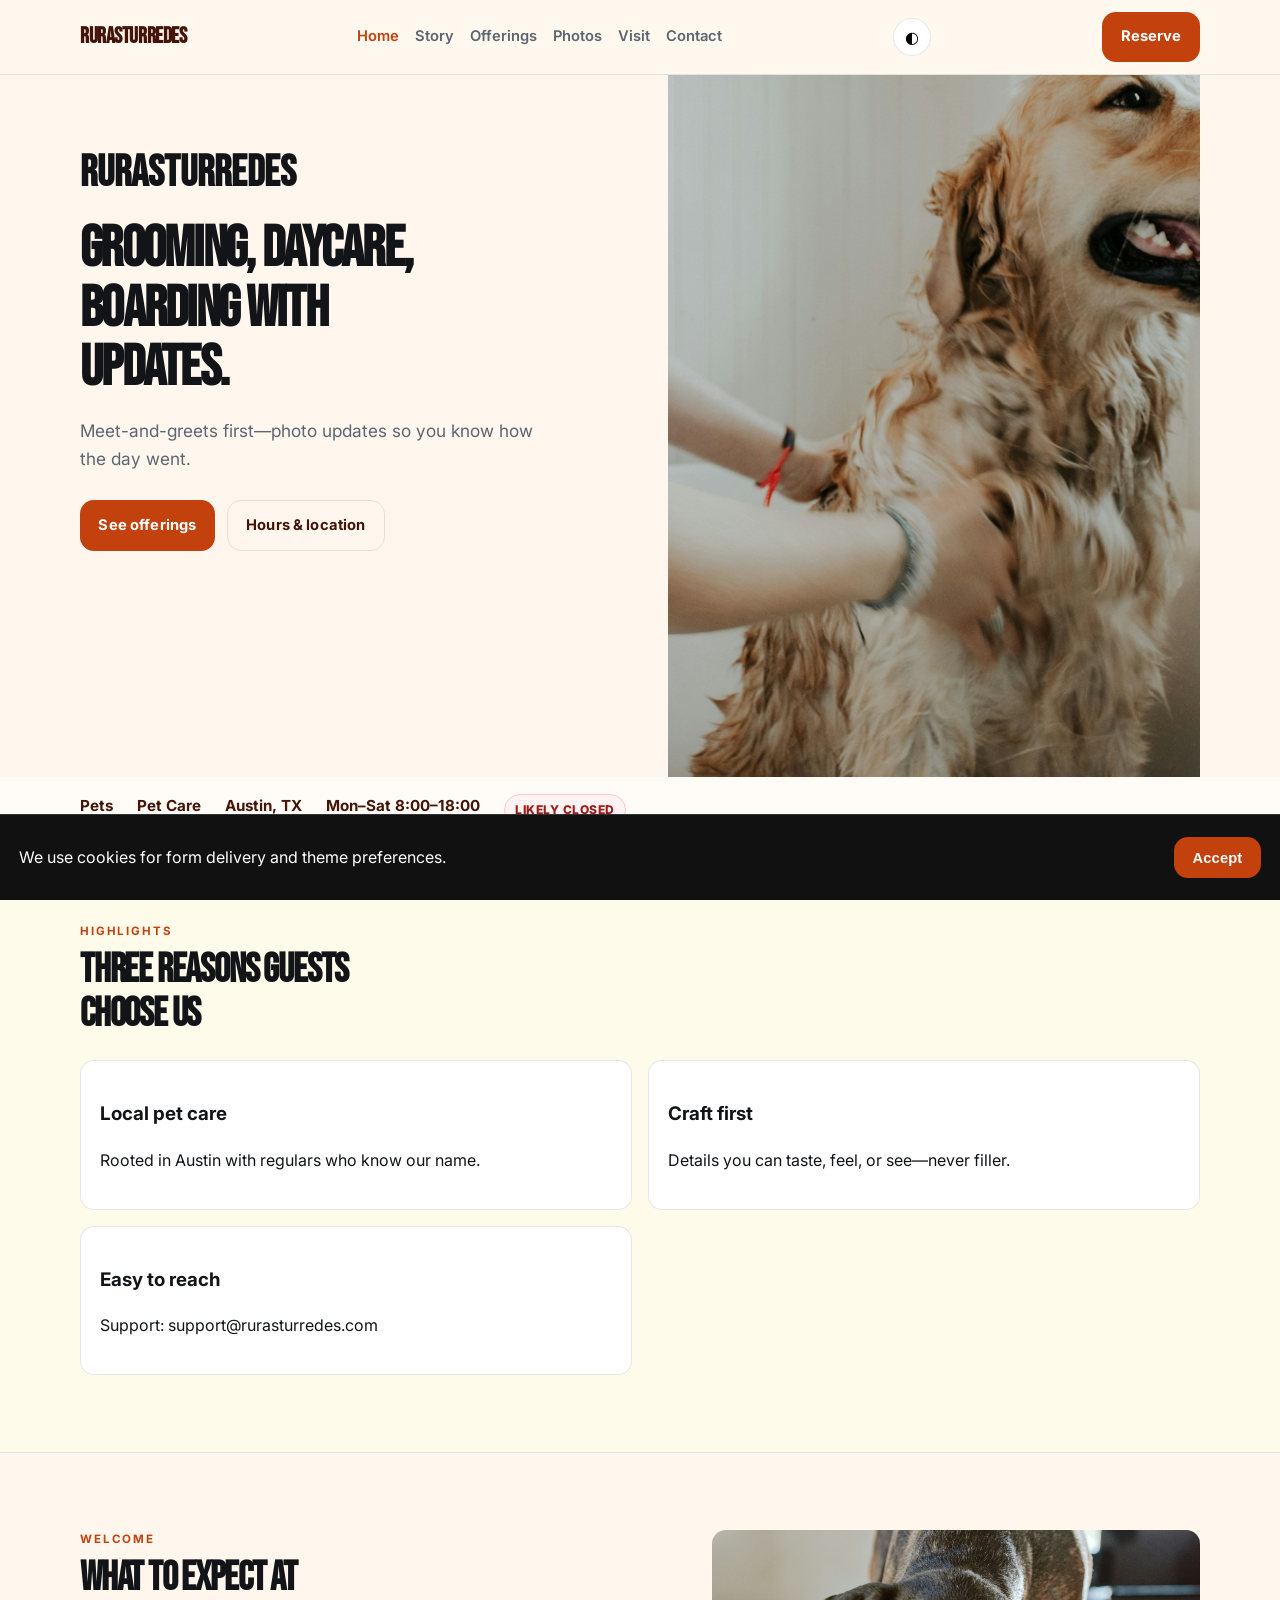
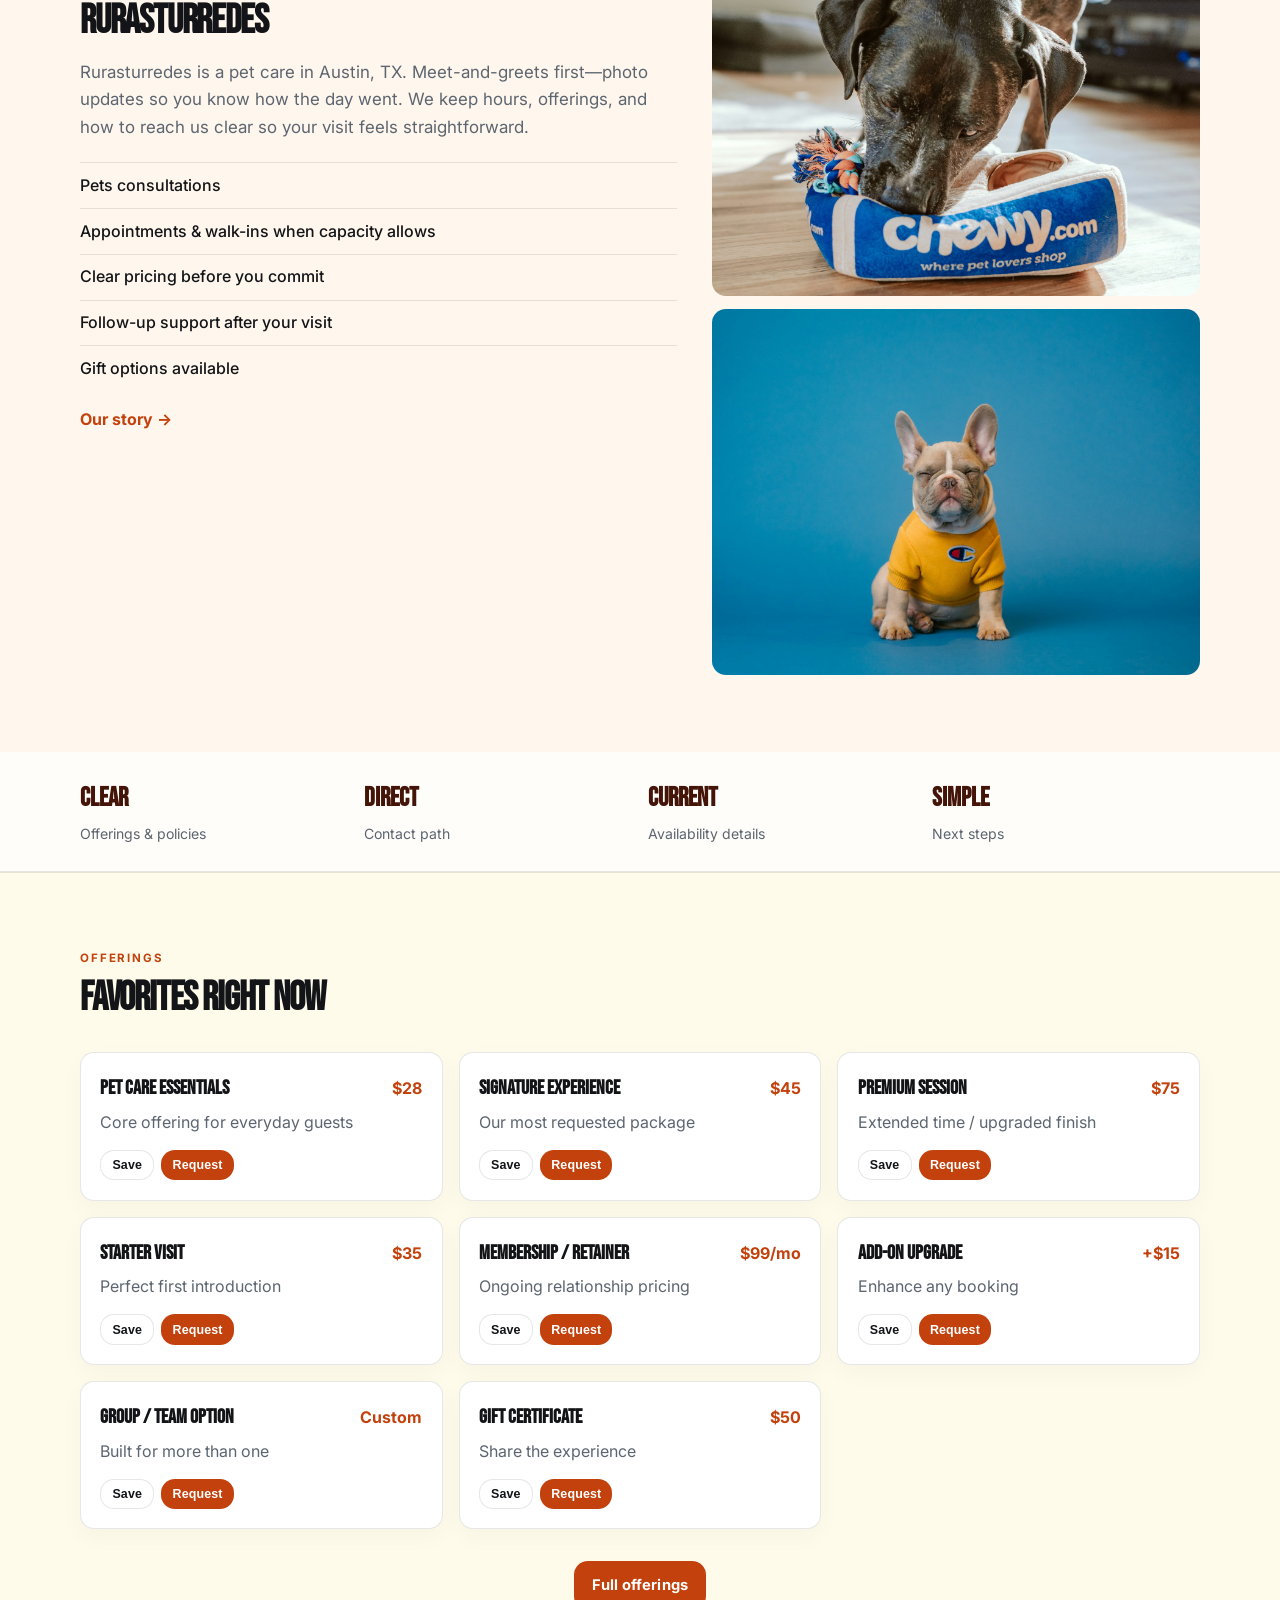
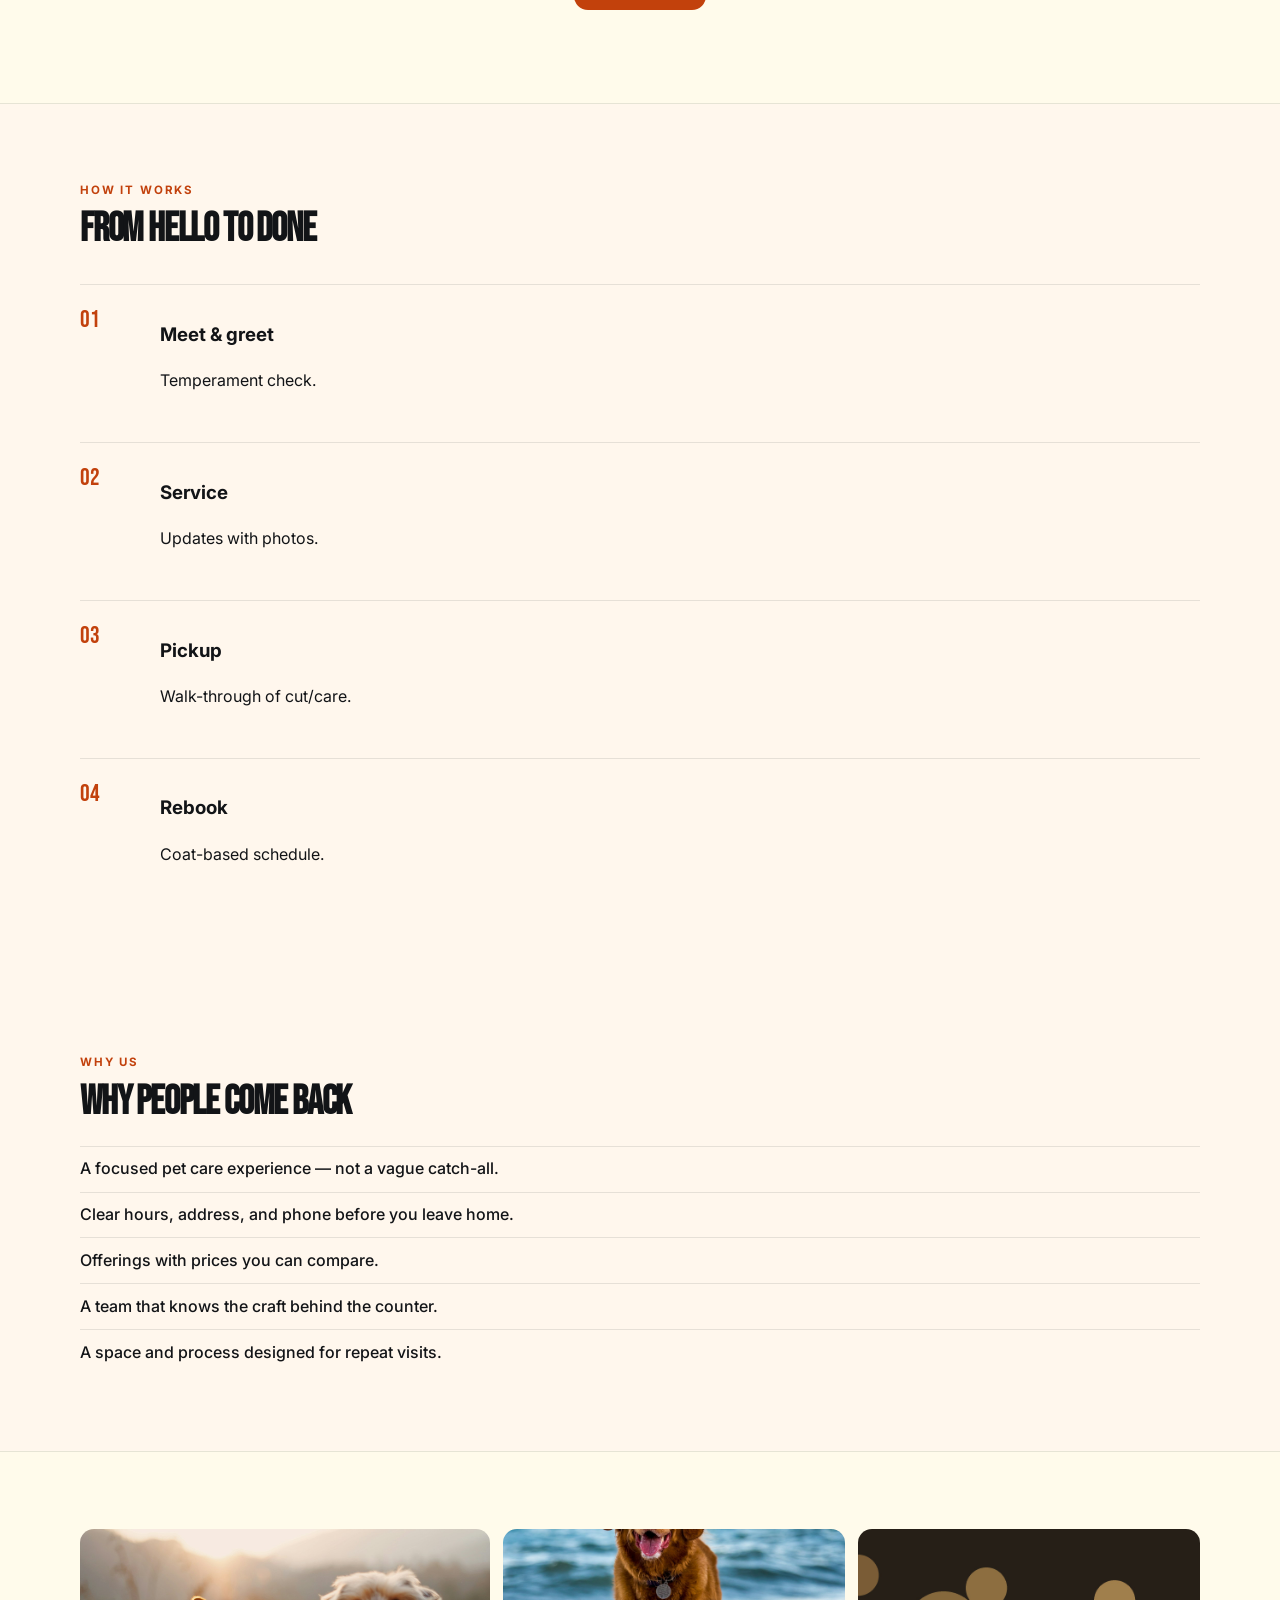
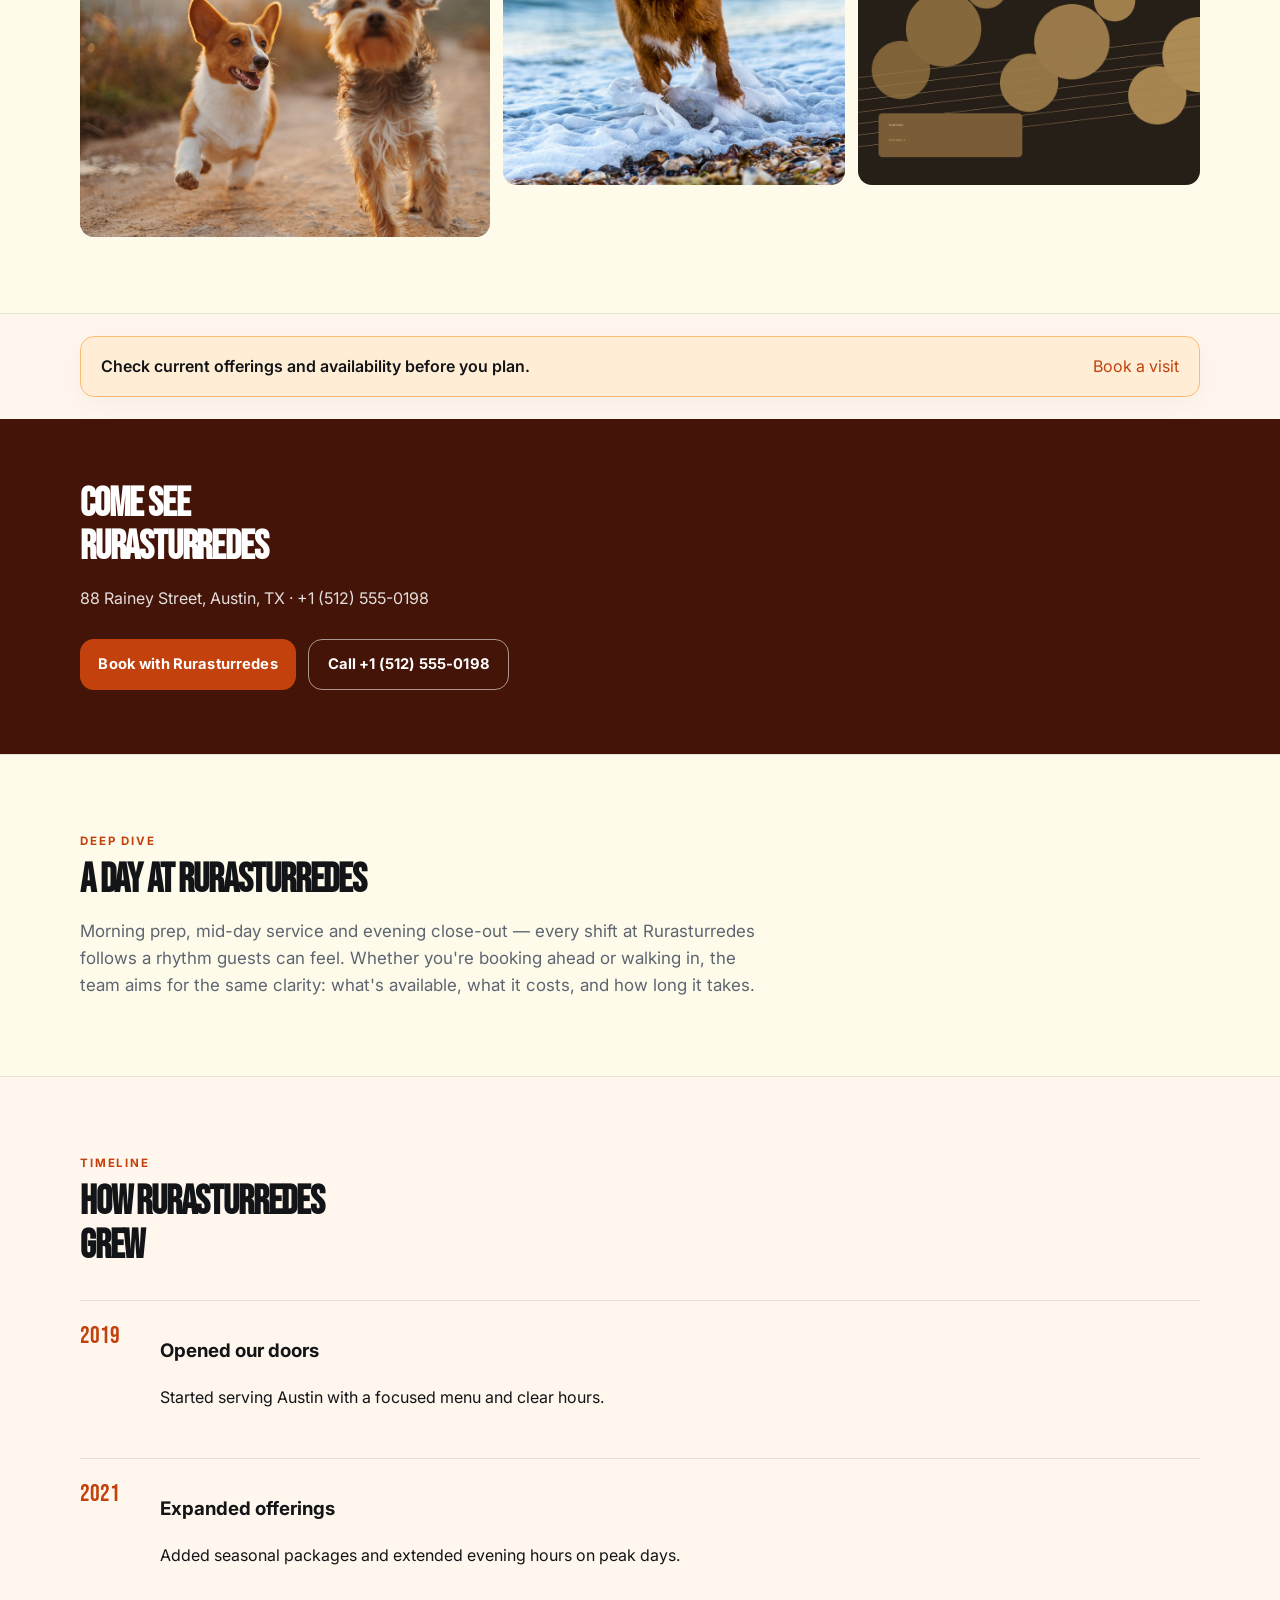
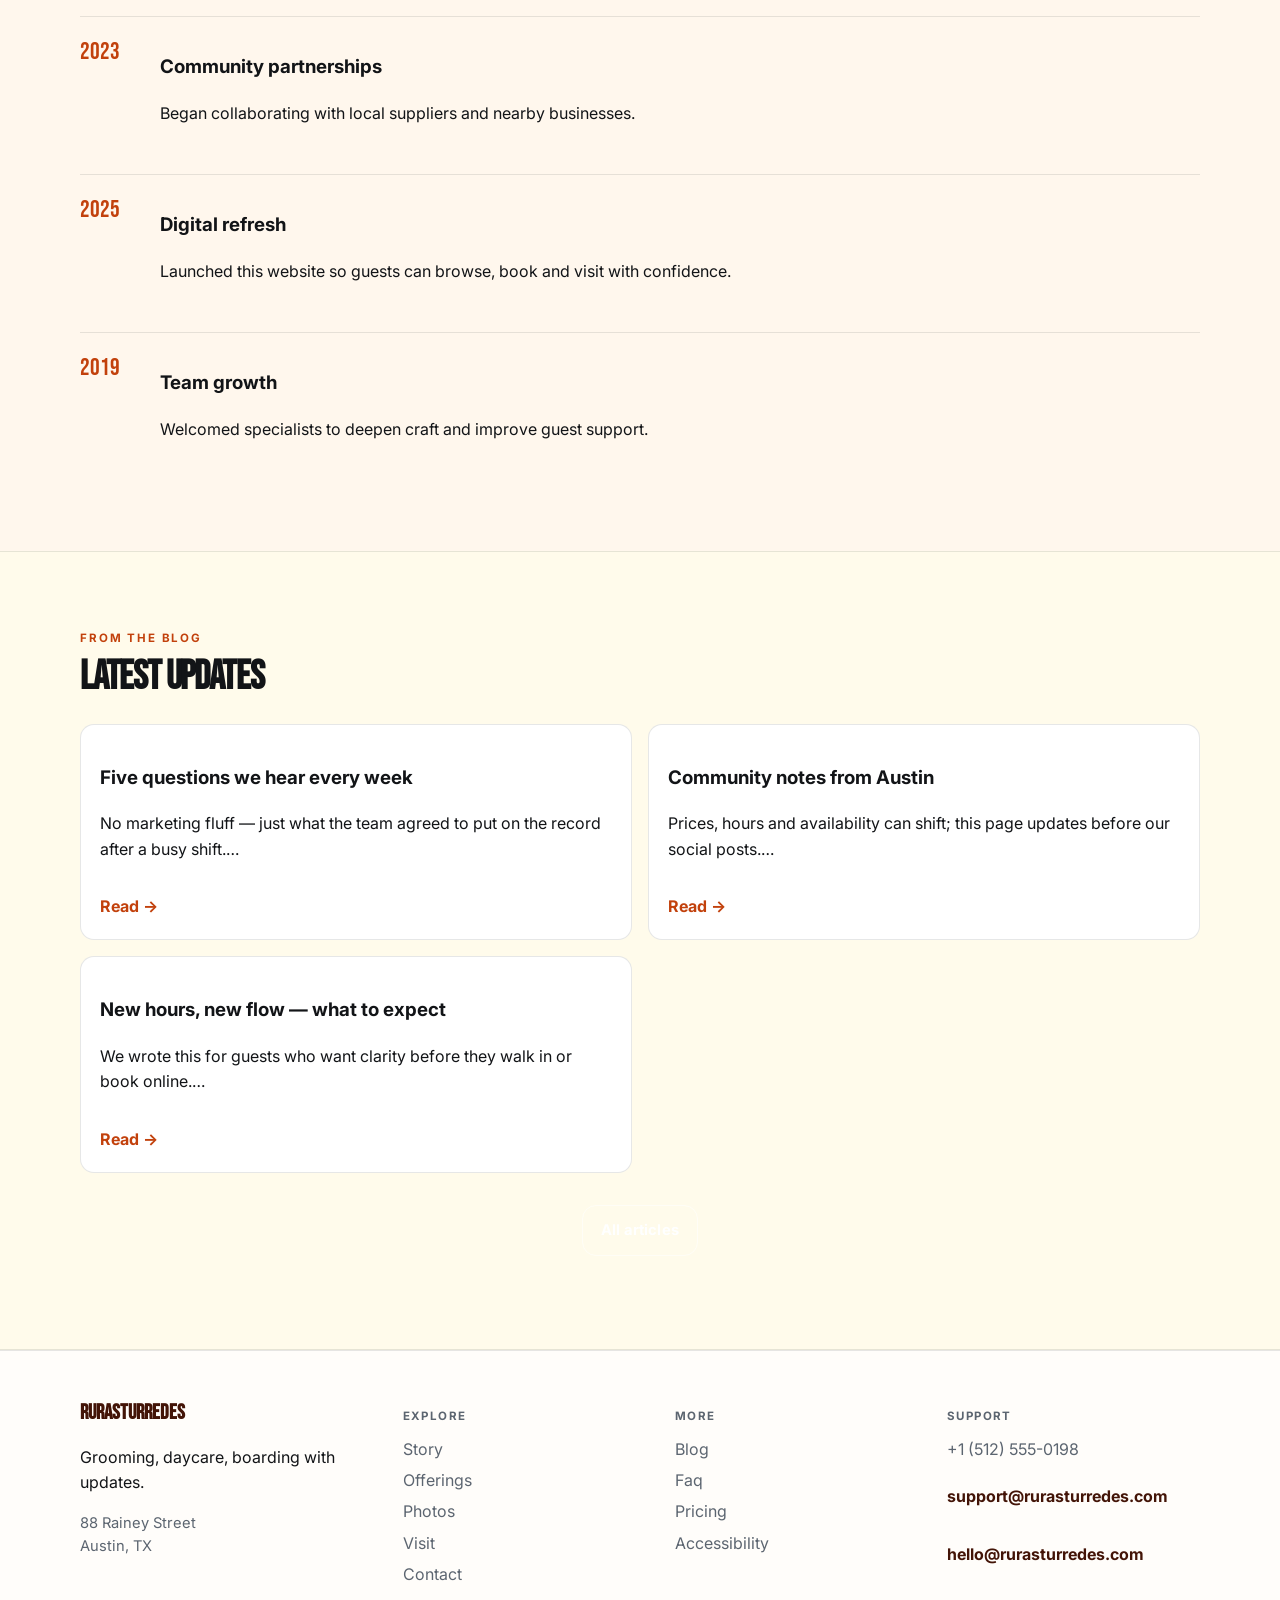
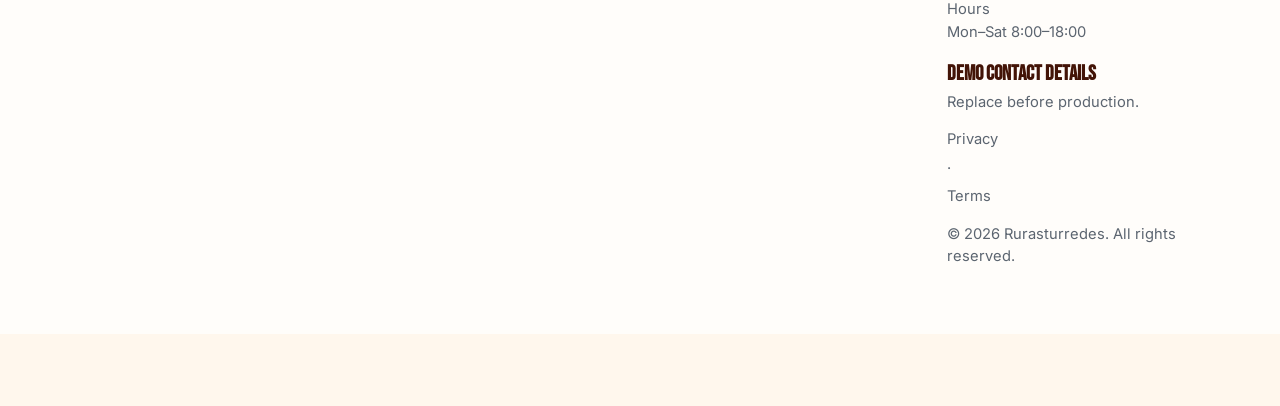
<file: index.html>
<!DOCTYPE html>
<html lang="en">
<head>
  <meta charset="UTF-8" />
  <meta name="viewport" content="width=device-width, initial-scale=1" />
  <title>Rurasturredes | Pet Care</title>
  <meta name="description" content="Rurasturredes — Grooming, daycare, boarding with updates." />
  <meta property="og:title" content="Rurasturredes | Pet Care" />
  <meta property="og:description" content="Rurasturredes — Grooming, daycare, boarding with updates." />
  <meta property="og:type" content="website" />
  <meta name="twitter:card" content="summary_large_image" />
  <meta name="twitter:title" content="Rurasturredes | Pet Care" />
  <meta name="twitter:description" content="Rurasturredes — Grooming, daycare, boarding with updates." />
  <meta property="og:image" content="assets/img-1.jpg" />
  <meta name="twitter:image" content="assets/img-1.jpg" />
  <meta property="og:url" content="https://rurasturredes.github.io" />
  <script type="application/ld+json">{"@context": "https://schema.org", "@type": "LocalBusiness", "name": "Rurasturredes", "description": "Grooming, daycare, boarding with updates.", "url": "https://rurasturredes.github.io", "image": "assets/img-1.jpg"}</script>
<script type="application/ld+json">{"@context": "https://schema.org", "@type": "FAQPage", "mainEntity": [{"@type": "Question", "name": "Where are you?", "acceptedAnswer": {"@type": "Answer", "text": "88 Rainey Street, Austin, TX. See the map on Visit."}}, {"@type": "Question", "name": "How do I reach support?", "acceptedAnswer": {"@type": "Answer", "text": "Use the Contact form or email support@rurasturredes.com. We reply during open hours."}}, {"@type": "Question", "name": "How do I book?", "acceptedAnswer": {"@type": "Answer", "text": "Send a message on Contact, email bookings@rurasturredes.com, or call +1 (512) 555-0198."}}, {"@type": "Question", "name": "Are prices current?", "acceptedAnswer": {"@type": "Answer", "text": "Listed prices are current and may shift with seasons — we update this site when they do."}}, {"@type": "Question", "name": "Do you take groups?", "acceptedAnswer": {"@type": "Answer", "text": "Yes for many bookings — tell us the size and date and we'll confirm what Rurasturredes can host."}}, {"@type": "Question", "name": "What should I bring?", "acceptedAnswer": {"@type": "Answer", "text": "Just yourself (and any notes on allergies, sizes, or preferences). We'll handle the rest."}}, {"@type": "Question", "name": "Is the space accessible?", "acceptedAnswer": {"@type": "Answer", "text": "See our Accessibility page for entrance, seating and restroom notes."}}, {"@type": "Question", "name": "Do you offer gift cards?", "acceptedAnswer": {"@type": "Answer", "text": "Yes — see our Gift Cards page for digital and in-store options."}}, {"@type": "Question", "name": "Can I book for someone else?", "acceptedAnswer": {"@type": "Answer", "text": "Yes — include their name and preferences in the contact form."}}, {"@type": "Question", "name": "Is parking available?", "acceptedAnswer": {"@type": "Answer", "text": "See Locations for the branch closest to you in Austin."}}, {"@type": "Question", "name": "Do you take walk-ins at Rurasturredes?", "acceptedAnswer": {"@type": "Answer", "text": "Yes when capacity allows — check Visit for peak hours."}}, {"@type": "Question", "name": "Do you host private events?", "acceptedAnswer": {"@type": "Answer", "text": "Contact us with date, headcount and offerings preferences."}}, {"@type": "Question", "name": "Where can I read updates?", "acceptedAnswer": {"@type": "Answer", "text": "Blog and Journal pages publish changes before social media."}}, {"@type": "Question", "name": "How do I join the team?", "acceptedAnswer": {"@type": "Answer", "text": "Open roles are listed on Careers — we reply to every application."}}]}</script>
<script type="application/ld+json">{"@context": "https://schema.org", "@type": "WebSite", "name": "Rurasturredes", "url": "https://rurasturredes.github.io", "description": "Grooming, daycare, boarding with updates."}</script>
  <link rel="alternate" hreflang="en" href="index.html" />
  <link rel="alternate" hreflang="x-default" href="index.html" />
  <meta name="theme-color" content="#111111" />
  <link rel="preconnect" href="https://fonts.googleapis.com" />
  <link rel="preconnect" href="https://fonts.gstatic.com" crossorigin />
  <link href="https://fonts.googleapis.com/css2?family=Bebas+Neue&family=Inter:wght@400;500;600;700&display=swap" rel="stylesheet" />
  <link rel="stylesheet" href="styles.css" />
  <link rel="icon" href="favicon.svg" type="image/svg+xml" />
</head>
<body>

  <header class="top">
    <div class="shell bar">
      <a class="logo" href="index.html">Rurasturredes</a>
      <button class="nav-toggle" type="button" aria-label="Open menu" data-nav-toggle>
        <span></span><span></span><span></span>
      </button>
      <nav data-nav><a href="index.html" class="on">Home</a><a href="story.html">Story</a><a href="offerings.html">Offerings</a><a href="gallery.html">Photos</a><a href="visit.html">Visit</a><a href="contact.html">Contact</a></nav>
      <button type="button" class="theme-toggle" data-theme-toggle aria-label="Toggle dark mode">◐</button>
      <a class="cta" href="contact.html" data-open-book>Reserve</a>
    </div>
  </header>
  <main>

    <section class="hero split-hero">
      <div class="shell hero-split">
        <div class="hero-copy">
          <p class="brand">Rurasturredes</p>
          <h1>Grooming, daycare, boarding with updates.</h1>
          <p class="lede">Meet-and-greets first—photo updates so you know how the day went.</p>
          <div class="actions">
            <a class="btn solid" href="offerings.html">See offerings</a>
            <a class="btn line" href="visit.html">Hours &amp; location</a>
          </div>
        </div>
        <div class="hero-photo"><img src="assets/img-1.jpg" alt="Rurasturredes" loading="eager" fetchpriority="high" decoding="async" /></div>
      </div>
    </section><section class="strip"><div class="shell strip-row">
      <span>Pets</span><span>Pet Care</span>
      <span>Austin, TX</span><span>Mon–Sat 8:00–18:00</span>
      <span class="open-badge" data-open-badge>Checking hours…</span>
    </div></section><section class="block tint">
      <div class="shell">
        <p class="eyebrow">Highlights</p>
        <h2>Three reasons guests choose us</h2>
        <div class="value-grid"><article><h3>Local pet care</h3><p>Rooted in Austin with regulars who know our name.</p></article>
<article><h3>Craft first</h3><p>Details you can taste, feel, or see—never filler.</p></article>
<article><h3>Easy to reach</h3><p>Support: support@rurasturredes.com</p></article></div>
      </div>
    </section><section class="block">
      <div class="shell split">
        <div>
          <p class="eyebrow">Welcome</p>
          <h2>What to expect at Rurasturredes</h2>
          <p class="lead">Rurasturredes is a pet care in Austin, TX. Meet-and-greets first—photo updates so you know how the day went. We keep hours, offerings, and how to reach us clear so your visit feels straightforward.</p>
          <ul class="checks"><li>Pets consultations</li>
<li>Appointments & walk-ins when capacity allows</li>
<li>Clear pricing before you commit</li>
<li>Follow-up support after your visit</li>
<li>Gift options available</li></ul>
          <a class="textlink" href="story.html">Our story →</a>
        </div>
        <div class="about-photos">
          <img src="assets/img-2.jpg" alt="Rurasturredes" />
          <img src="assets/img-3.jpg" alt="Rurasturredes" />
        </div>
      </div>
    </section><section class="stats-band"><div class="shell stats-row"><div class="stat"><b>Clear</b><span>Offerings & policies</span></div>
<div class="stat"><b>Direct</b><span>Contact path</span></div>
<div class="stat"><b>Current</b><span>Availability details</span></div>
<div class="stat"><b>Simple</b><span>Next steps</span></div></div></section><section class="block tint">
      <div class="shell">
        <p class="eyebrow">Offerings</p>
        <h2>Favorites right now</h2>
        <div class="menu-grid"><article class="item" data-item="Pet Care Essentials">
          <div class="item-top"><h3>Pet Care Essentials</h3><span class="price">$28</span></div>
          <p>Core offering for everyday guests</p>
          <div class="item-actions">
            <button type="button" class="btn quiet mini" data-save-item data-name="Pet Care Essentials">Save</button>
            <button type="button" class="btn solid mini" data-open-book data-pref="Pet Care Essentials">Request</button>
          </div>
        </article>
<article class="item" data-item="Signature Experience">
          <div class="item-top"><h3>Signature Experience</h3><span class="price">$45</span></div>
          <p>Our most requested package</p>
          <div class="item-actions">
            <button type="button" class="btn quiet mini" data-save-item data-name="Signature Experience">Save</button>
            <button type="button" class="btn solid mini" data-open-book data-pref="Signature Experience">Request</button>
          </div>
        </article>
<article class="item" data-item="Premium Session">
          <div class="item-top"><h3>Premium Session</h3><span class="price">$75</span></div>
          <p>Extended time / upgraded finish</p>
          <div class="item-actions">
            <button type="button" class="btn quiet mini" data-save-item data-name="Premium Session">Save</button>
            <button type="button" class="btn solid mini" data-open-book data-pref="Premium Session">Request</button>
          </div>
        </article>
<article class="item" data-item="Starter Visit">
          <div class="item-top"><h3>Starter Visit</h3><span class="price">$35</span></div>
          <p>Perfect first introduction</p>
          <div class="item-actions">
            <button type="button" class="btn quiet mini" data-save-item data-name="Starter Visit">Save</button>
            <button type="button" class="btn solid mini" data-open-book data-pref="Starter Visit">Request</button>
          </div>
        </article>
<article class="item" data-item="Membership / Retainer">
          <div class="item-top"><h3>Membership / Retainer</h3><span class="price">$99/mo</span></div>
          <p>Ongoing relationship pricing</p>
          <div class="item-actions">
            <button type="button" class="btn quiet mini" data-save-item data-name="Membership / Retainer">Save</button>
            <button type="button" class="btn solid mini" data-open-book data-pref="Membership / Retainer">Request</button>
          </div>
        </article>
<article class="item" data-item="Add-on Upgrade">
          <div class="item-top"><h3>Add-on Upgrade</h3><span class="price">+$15</span></div>
          <p>Enhance any booking</p>
          <div class="item-actions">
            <button type="button" class="btn quiet mini" data-save-item data-name="Add-on Upgrade">Save</button>
            <button type="button" class="btn solid mini" data-open-book data-pref="Add-on Upgrade">Request</button>
          </div>
        </article>
<article class="item" data-item="Group / Team Option">
          <div class="item-top"><h3>Group / Team Option</h3><span class="price">Custom</span></div>
          <p>Built for more than one</p>
          <div class="item-actions">
            <button type="button" class="btn quiet mini" data-save-item data-name="Group / Team Option">Save</button>
            <button type="button" class="btn solid mini" data-open-book data-pref="Group / Team Option">Request</button>
          </div>
        </article>
<article class="item" data-item="Gift Certificate">
          <div class="item-top"><h3>Gift Certificate</h3><span class="price">$50</span></div>
          <p>Share the experience</p>
          <div class="item-actions">
            <button type="button" class="btn quiet mini" data-save-item data-name="Gift Certificate">Save</button>
            <button type="button" class="btn solid mini" data-open-book data-pref="Gift Certificate">Request</button>
          </div>
        </article></div>
        <p class="center-cta"><a class="btn solid" href="offerings.html">Full offerings</a></p>
      </div>
    </section><section class="block">
      <div class="shell">
        <p class="eyebrow">How it works</p>
        <h2>From hello to done</h2>
        <ol class="process"><li><span>01</span><div><h3>Meet & greet</h3><p>Temperament check.</p></div></li>
<li><span>02</span><div><h3>Service</h3><p>Updates with photos.</p></div></li>
<li><span>03</span><div><h3>Pickup</h3><p>Walk-through of cut/care.</p></div></li>
<li><span>04</span><div><h3>Rebook</h3><p>Coat-based schedule.</p></div></li></ol>
      </div>
    </section><section class="block">
      <div class="shell">
        <p class="eyebrow">Why us</p>
        <h2>Why people come back</h2>
        <ul class="why"><li>A focused pet care experience — not a vague catch-all.</li>
<li>Clear hours, address, and phone before you leave home.</li>
<li>Offerings with prices you can compare.</li>
<li>A team that knows the craft behind the counter.</li>
<li>A space and process designed for repeat visits.</li></ul>
      </div>
    </section><section class="block tint">
      <div class="shell mosaic">
        <img src="assets/img-10.jpg" alt="Craft detail" loading="lazy" />
        <img src="assets/img-11.jpg" alt="Behind the scenes" loading="lazy" />
        <img src="assets/img-12.jpg" alt="Everyday excellence" loading="lazy" />
      </div>
    </section><div class="promo shell"><p>Check current offerings and availability before you plan.</p><button type="button" class="text-cta" data-open-book>Book a visit</button></div><section class="cta-band">
      <div class="shell">
        <h2>Come see Rurasturredes</h2>
        <p>88 Rainey Street, Austin, TX · +1 (512) 555-0198</p>
        <div class="actions">
          <a class="btn solid" href="contact.html">Book with Rurasturredes</a>
          <a class="btn line" href="tel:+15125550198">Call +1 (512) 555-0198</a>
        </div>
      </div>
    </section><section class="block tint">
      <div class="shell prose-block">
        <p class="eyebrow">Deep dive</p>
        <h2>A day at Rurasturredes</h2>
        <p class="lead wide">Morning prep, mid-day service and evening close-out — every shift at Rurasturredes follows a rhythm guests can feel. Whether you&#x27;re booking ahead or walking in, the team aims for the same clarity: what&#x27;s available, what it costs, and how long it takes.</p>
      </div>
    </section><section class="block">
      <div class="shell">
        <p class="eyebrow">Timeline</p>
        <h2>How Rurasturredes grew</h2>
        <ol class="process timeline"><li><span>2019</span><div><h3>Opened our doors</h3><p>Started serving Austin with a focused menu and clear hours.</p></div></li><li><span>2021</span><div><h3>Expanded offerings</h3><p>Added seasonal packages and extended evening hours on peak days.</p></div></li><li><span>2023</span><div><h3>Community partnerships</h3><p>Began collaborating with local suppliers and nearby businesses.</p></div></li><li><span>2025</span><div><h3>Digital refresh</h3><p>Launched this website so guests can browse, book and visit with confidence.</p></div></li><li><span>2019</span><div><h3>Team growth</h3><p>Welcomed specialists to deepen craft and improve guest support.</p></div></li></ol>
      </div>
    </section><section class="block tint">
      <div class="shell">
        <p class="eyebrow">From the blog</p>
        <h2>Latest updates</h2>
        <div class="value-grid"><article class="journal-card reveal">
          <h3>Five questions we hear every week</h3>
          <p>No marketing fluff — just what the team agreed to put on the record after a busy shift.…</p>
          <a class="textlink" href="blog.html">Read →</a>
        </article><article class="journal-card reveal">
          <h3>Community notes from Austin</h3>
          <p>Prices, hours and availability can shift; this page updates before our social posts.…</p>
          <a class="textlink" href="blog.html">Read →</a>
        </article><article class="journal-card reveal">
          <h3>New hours, new flow — what to expect</h3>
          <p>We wrote this for guests who want clarity before they walk in or book online.…</p>
          <a class="textlink" href="blog.html">Read →</a>
        </article></div>
        <p class="center-cta"><a class="btn line" href="blog.html">All articles</a></p>
      </div>
    </section>
  </main>

  <footer class="foot">
    <div class="shell foot-grid">
      <div>
        <strong>Rurasturredes</strong>
        <p>Grooming, daycare, boarding with updates.</p>
        <p class="foot-meta">88 Rainey Street<br/>Austin, TX</p>
      </div>
      <div>
        <p class="fh">Explore</p>
        <a href="story.html">Story</a><a href="offerings.html">Offerings</a><a href="gallery.html">Photos</a><a href="visit.html">Visit</a><a href="contact.html">Contact</a>
      </div>
      <div>
        <p class="fh">More</p>
        <a href="blog.html">Blog</a><a href="faq.html">Faq</a><a href="pricing.html">Pricing</a><a href="accessibility.html">Accessibility</a>
      </div>
      <div>
        <p class="fh">Support</p>
        <a href="tel:+15125550198">+1 (512) 555-0198</a>
        <p class="mail-plain">support@rurasturredes.com</p>
        <p class="mail-plain">hello@rurasturredes.com</p>
        <p class="foot-meta">Hours<br/>Mon–Sat 8:00–18:00</p>
        <p class="foot-meta"><strong>Demo contact details</strong><br/>Replace before production.</p>
        <p class="foot-meta"><a href="privacy.html">Privacy</a> · <a href="terms.html">Terms</a></p>
        <p class="foot-meta">© 2026 Rurasturredes. All rights reserved.</p>
      </div>
    </div>
  </footer>
  <div class="cookie-bar" data-cookie-bar hidden>
    <p>We use cookies for form delivery and theme preferences.</p>
    <button type="button" class="btn solid" data-cookie-accept>Accept</button>
  </div>
  <div class="mobile-cta">
    <a href="tel:+15125550198">Call</a>
    <button type="button" data-open-book>Book</button>
    <a href="visit.html">Map</a>
  </div>
  <div class="toast" data-toast hidden></div>

  <div class="modal" data-book-modal hidden>
    <div class="modal-card">
      <button class="modal-close" type="button" data-close-book aria-label="Close">×</button>
      <p class="eyebrow">Quick request</p>
      <h3>Contact Rurasturredes</h3>
      <p class="lead">Send the essentials and we will reply by email.</p>
      <form class="contact-form compact" data-quick-book data-support="support@rurasturredes.com">
        <label>Name<input name="name" required placeholder="Your name" /></label>
        <label>Email<input type="email" name="email" required placeholder="you@email.com" /></label>
        <label>Timing<input name="when" required placeholder="Preferred date or timeline" /></label>
        <label>Notes<textarea name="message" rows="3" placeholder="Project, product, service or other details…"></textarea></label>
        <button class="btn solid" type="submit">Book</button>
      </form>
    </div>
  </div>

  <div class="lightbox" data-lightbox hidden>
    <button class="modal-close" type="button" data-lightbox-close aria-label="Close">×</button>
    <img data-lightbox-img alt="" />
    <div class="lightbox-nav">
      <button type="button" data-lightbox-prev>‹</button>
      <button type="button" data-lightbox-next>›</button>
    </div>
  </div>
  <script src="site.js"></script>
</body></html>
</file>
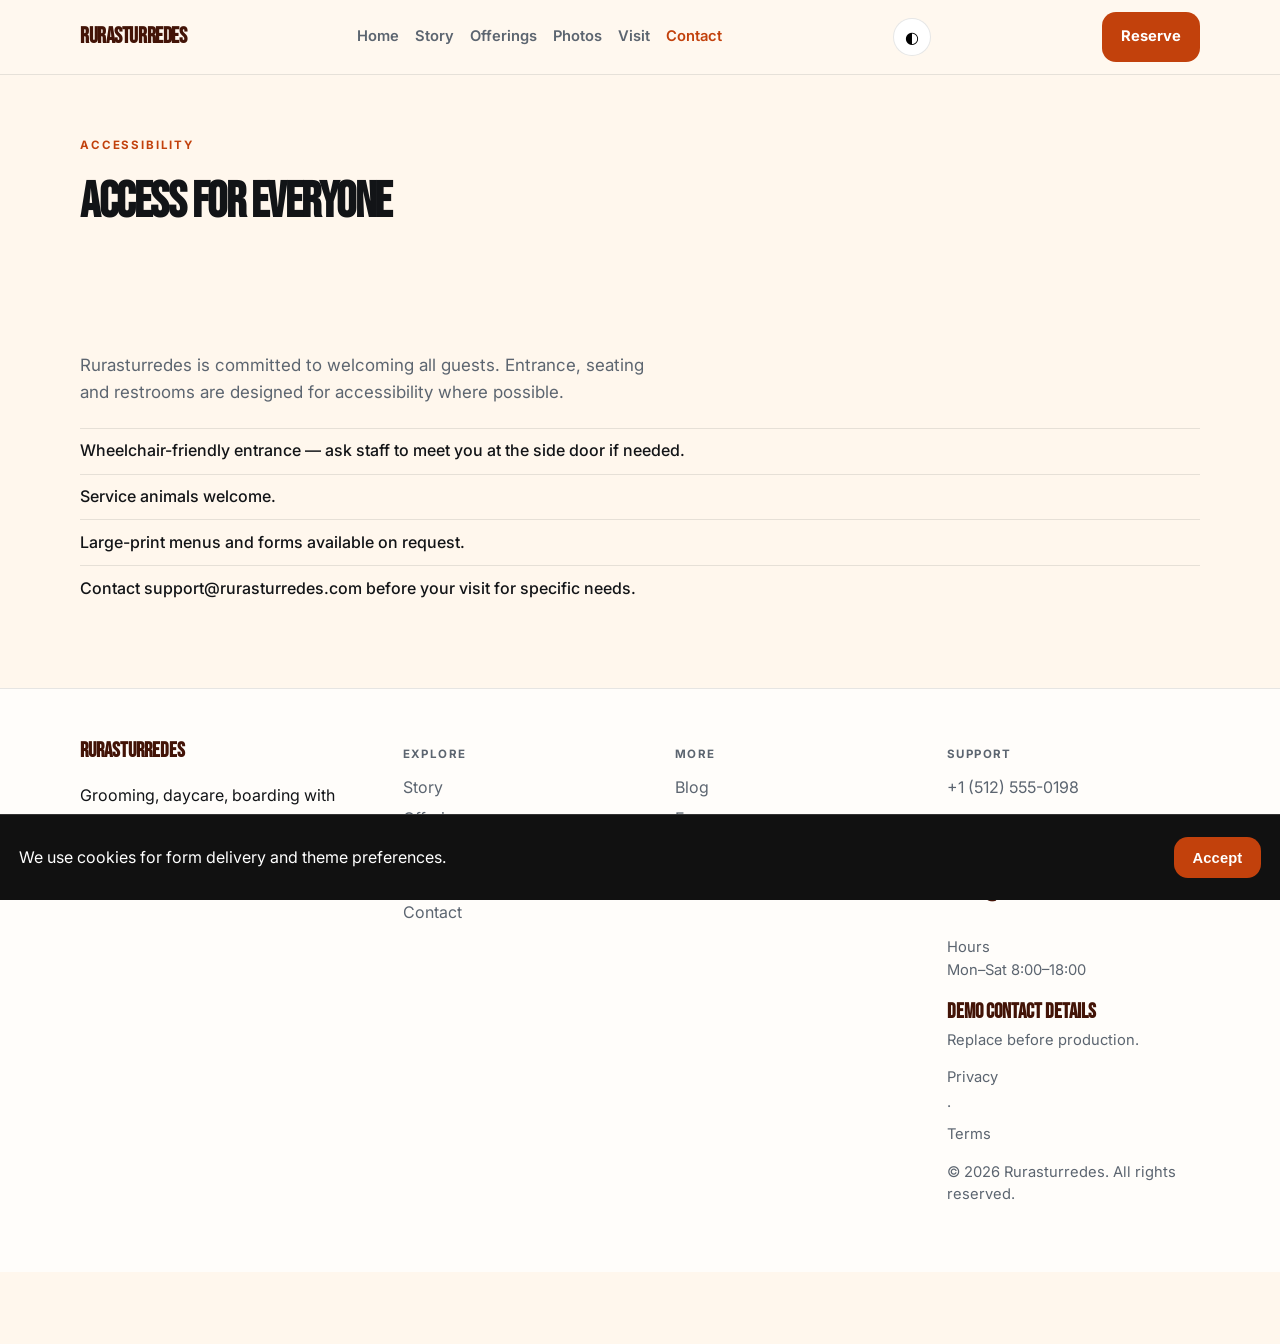
<file: accessibility.html>
<!DOCTYPE html>
<html lang="en">
<head>
  <meta charset="UTF-8" />
  <meta name="viewport" content="width=device-width, initial-scale=1" />
  <title>Accessibility | Rurasturredes</title>
  <meta name="description" content="Accessibility statement" />
  <meta property="og:title" content="Accessibility | Rurasturredes" />
  <meta property="og:description" content="Accessibility statement" />
  <meta property="og:type" content="website" />
  <meta name="twitter:card" content="summary_large_image" />
  <meta name="twitter:title" content="Accessibility | Rurasturredes" />
  <meta name="twitter:description" content="Accessibility statement" />
  <meta property="og:image" content="assets/img-1.jpg" />
  <meta name="twitter:image" content="assets/img-1.jpg" />
  <meta property="og:url" content="https://rurasturredes.github.io" />
  <script type="application/ld+json">{"@context": "https://schema.org", "@type": "LocalBusiness", "name": "Rurasturredes", "description": "Grooming, daycare, boarding with updates.", "url": "https://rurasturredes.github.io", "image": "assets/img-1.jpg"}</script>
<script type="application/ld+json">{"@context": "https://schema.org", "@type": "FAQPage", "mainEntity": [{"@type": "Question", "name": "Where are you?", "acceptedAnswer": {"@type": "Answer", "text": "88 Rainey Street, Austin, TX. See the map on Visit."}}, {"@type": "Question", "name": "How do I reach support?", "acceptedAnswer": {"@type": "Answer", "text": "Use the Contact form or email support@rurasturredes.com. We reply during open hours."}}, {"@type": "Question", "name": "How do I book?", "acceptedAnswer": {"@type": "Answer", "text": "Send a message on Contact, email bookings@rurasturredes.com, or call +1 (512) 555-0198."}}, {"@type": "Question", "name": "Are prices current?", "acceptedAnswer": {"@type": "Answer", "text": "Listed prices are current and may shift with seasons — we update this site when they do."}}, {"@type": "Question", "name": "Do you take groups?", "acceptedAnswer": {"@type": "Answer", "text": "Yes for many bookings — tell us the size and date and we'll confirm what Rurasturredes can host."}}, {"@type": "Question", "name": "What should I bring?", "acceptedAnswer": {"@type": "Answer", "text": "Just yourself (and any notes on allergies, sizes, or preferences). We'll handle the rest."}}, {"@type": "Question", "name": "Is the space accessible?", "acceptedAnswer": {"@type": "Answer", "text": "See our Accessibility page for entrance, seating and restroom notes."}}, {"@type": "Question", "name": "Do you offer gift cards?", "acceptedAnswer": {"@type": "Answer", "text": "Yes — see our Gift Cards page for digital and in-store options."}}, {"@type": "Question", "name": "Can I book for someone else?", "acceptedAnswer": {"@type": "Answer", "text": "Yes — include their name and preferences in the contact form."}}, {"@type": "Question", "name": "Is parking available?", "acceptedAnswer": {"@type": "Answer", "text": "See Locations for the branch closest to you in Austin."}}, {"@type": "Question", "name": "Do you take walk-ins at Rurasturredes?", "acceptedAnswer": {"@type": "Answer", "text": "Yes when capacity allows — check Visit for peak hours."}}, {"@type": "Question", "name": "Do you host private events?", "acceptedAnswer": {"@type": "Answer", "text": "Contact us with date, headcount and offerings preferences."}}, {"@type": "Question", "name": "Where can I read updates?", "acceptedAnswer": {"@type": "Answer", "text": "Blog and Journal pages publish changes before social media."}}, {"@type": "Question", "name": "How do I join the team?", "acceptedAnswer": {"@type": "Answer", "text": "Open roles are listed on Careers — we reply to every application."}}]}</script>
<script type="application/ld+json">{"@context": "https://schema.org", "@type": "WebSite", "name": "Rurasturredes", "url": "https://rurasturredes.github.io", "description": "Grooming, daycare, boarding with updates."}</script>
  <link rel="alternate" hreflang="en" href="index.html" />
  <link rel="alternate" hreflang="x-default" href="index.html" />
  <meta name="theme-color" content="#111111" />
  <link rel="preconnect" href="https://fonts.googleapis.com" />
  <link rel="preconnect" href="https://fonts.gstatic.com" crossorigin />
  <link href="https://fonts.googleapis.com/css2?family=Bebas+Neue&family=Inter:wght@400;500;600;700&display=swap" rel="stylesheet" />
  <link rel="stylesheet" href="styles.css" />
  <link rel="icon" href="favicon.svg" type="image/svg+xml" />
</head>
<body>

  <header class="top">
    <div class="shell bar">
      <a class="logo" href="index.html">Rurasturredes</a>
      <button class="nav-toggle" type="button" aria-label="Open menu" data-nav-toggle>
        <span></span><span></span><span></span>
      </button>
      <nav data-nav><a href="index.html">Home</a><a href="story.html">Story</a><a href="offerings.html">Offerings</a><a href="gallery.html">Photos</a><a href="visit.html">Visit</a><a href="contact.html" class="on">Contact</a></nav>
      <button type="button" class="theme-toggle" data-theme-toggle aria-label="Toggle dark mode">◐</button>
      <a class="cta" href="contact.html" data-open-book>Reserve</a>
    </div>
  </header>  <main class="page">
    <section class="page-hero"><div class="shell">
      <p class="eyebrow">Accessibility</p>
      <h1>Access for everyone</h1>
    </div></section>
    <section class="block"><div class="shell prose-block">
      <p class="lead">Rurasturredes is committed to welcoming all guests. Entrance, seating and restrooms are designed for accessibility where possible.</p>
      <ul class="checks">
        <li>Wheelchair-friendly entrance — ask staff to meet you at the side door if needed.</li>
        <li>Service animals welcome.</li>
        <li>Large-print menus and forms available on request.</li>
        <li>Contact support@rurasturredes.com before your visit for specific needs.</li>
      </ul>
    </div></section>
  </main>
  <footer class="foot">
    <div class="shell foot-grid">
      <div>
        <strong>Rurasturredes</strong>
        <p>Grooming, daycare, boarding with updates.</p>
        <p class="foot-meta">88 Rainey Street<br/>Austin, TX</p>
      </div>
      <div>
        <p class="fh">Explore</p>
        <a href="story.html">Story</a><a href="offerings.html">Offerings</a><a href="gallery.html">Photos</a><a href="visit.html">Visit</a><a href="contact.html">Contact</a>
      </div>
      <div>
        <p class="fh">More</p>
        <a href="blog.html">Blog</a><a href="faq.html">Faq</a><a href="pricing.html">Pricing</a><a href="accessibility.html">Accessibility</a>
      </div>
      <div>
        <p class="fh">Support</p>
        <a href="tel:+15125550198">+1 (512) 555-0198</a>
        <p class="mail-plain">support@rurasturredes.com</p>
        <p class="mail-plain">hello@rurasturredes.com</p>
        <p class="foot-meta">Hours<br/>Mon–Sat 8:00–18:00</p>
        <p class="foot-meta"><strong>Demo contact details</strong><br/>Replace before production.</p>
        <p class="foot-meta"><a href="privacy.html">Privacy</a> · <a href="terms.html">Terms</a></p>
        <p class="foot-meta">© 2026 Rurasturredes. All rights reserved.</p>
      </div>
    </div>
  </footer>
  <div class="cookie-bar" data-cookie-bar hidden>
    <p>We use cookies for form delivery and theme preferences.</p>
    <button type="button" class="btn solid" data-cookie-accept>Accept</button>
  </div>
  <div class="mobile-cta">
    <a href="tel:+15125550198">Call</a>
    <button type="button" data-open-book>Book</button>
    <a href="visit.html">Map</a>
  </div>
  <div class="toast" data-toast hidden></div>

  <div class="modal" data-book-modal hidden>
    <div class="modal-card">
      <button class="modal-close" type="button" data-close-book aria-label="Close">×</button>
      <p class="eyebrow">Quick request</p>
      <h3>Contact Rurasturredes</h3>
      <p class="lead">Send the essentials and we will reply by email.</p>
      <form class="contact-form compact" data-quick-book data-support="support@rurasturredes.com">
        <label>Name<input name="name" required placeholder="Your name" /></label>
        <label>Email<input type="email" name="email" required placeholder="you@email.com" /></label>
        <label>Timing<input name="when" required placeholder="Preferred date or timeline" /></label>
        <label>Notes<textarea name="message" rows="3" placeholder="Project, product, service or other details…"></textarea></label>
        <button class="btn solid" type="submit">Book</button>
      </form>
    </div>
  </div>

  <div class="lightbox" data-lightbox hidden>
    <button class="modal-close" type="button" data-lightbox-close aria-label="Close">×</button>
    <img data-lightbox-img alt="" />
    <div class="lightbox-nav">
      <button type="button" data-lightbox-prev>‹</button>
      <button type="button" data-lightbox-next>›</button>
    </div>
  </div>
  <script src="site.js"></script>
</body></html>
</file>
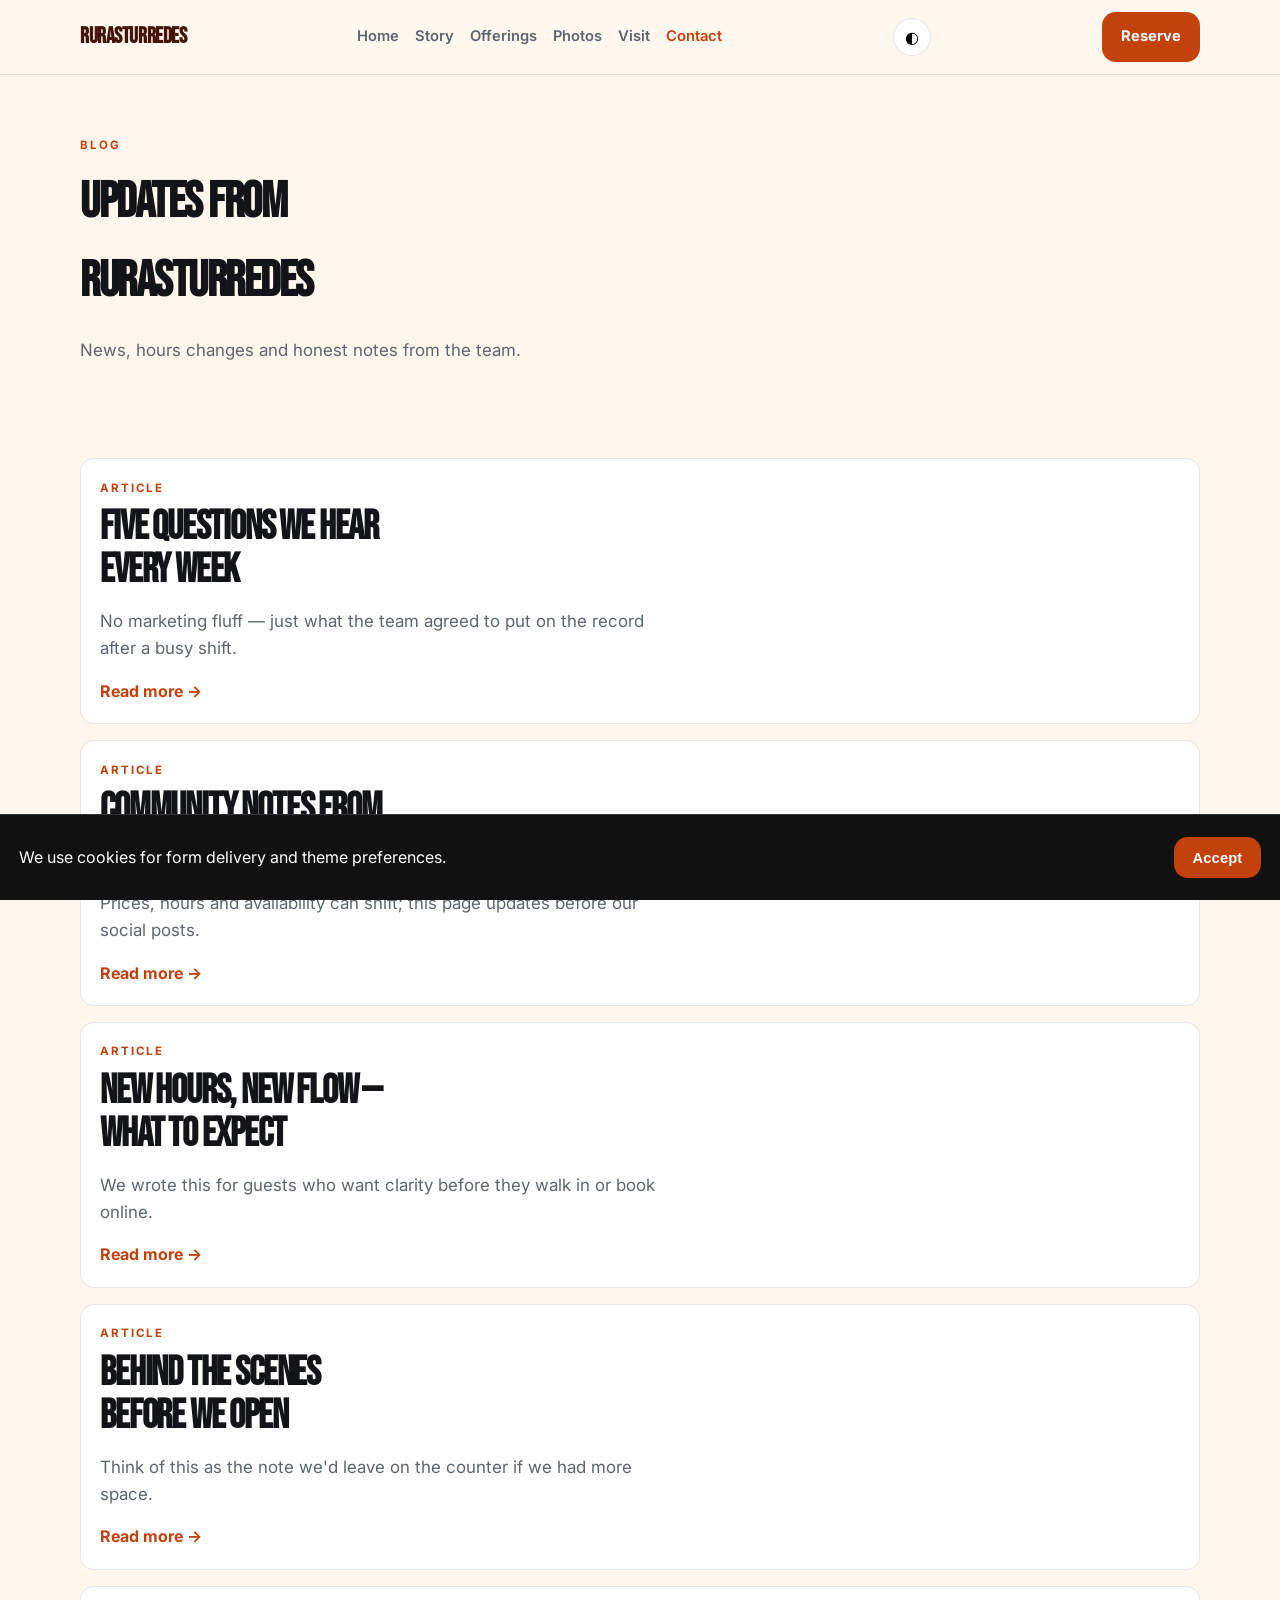
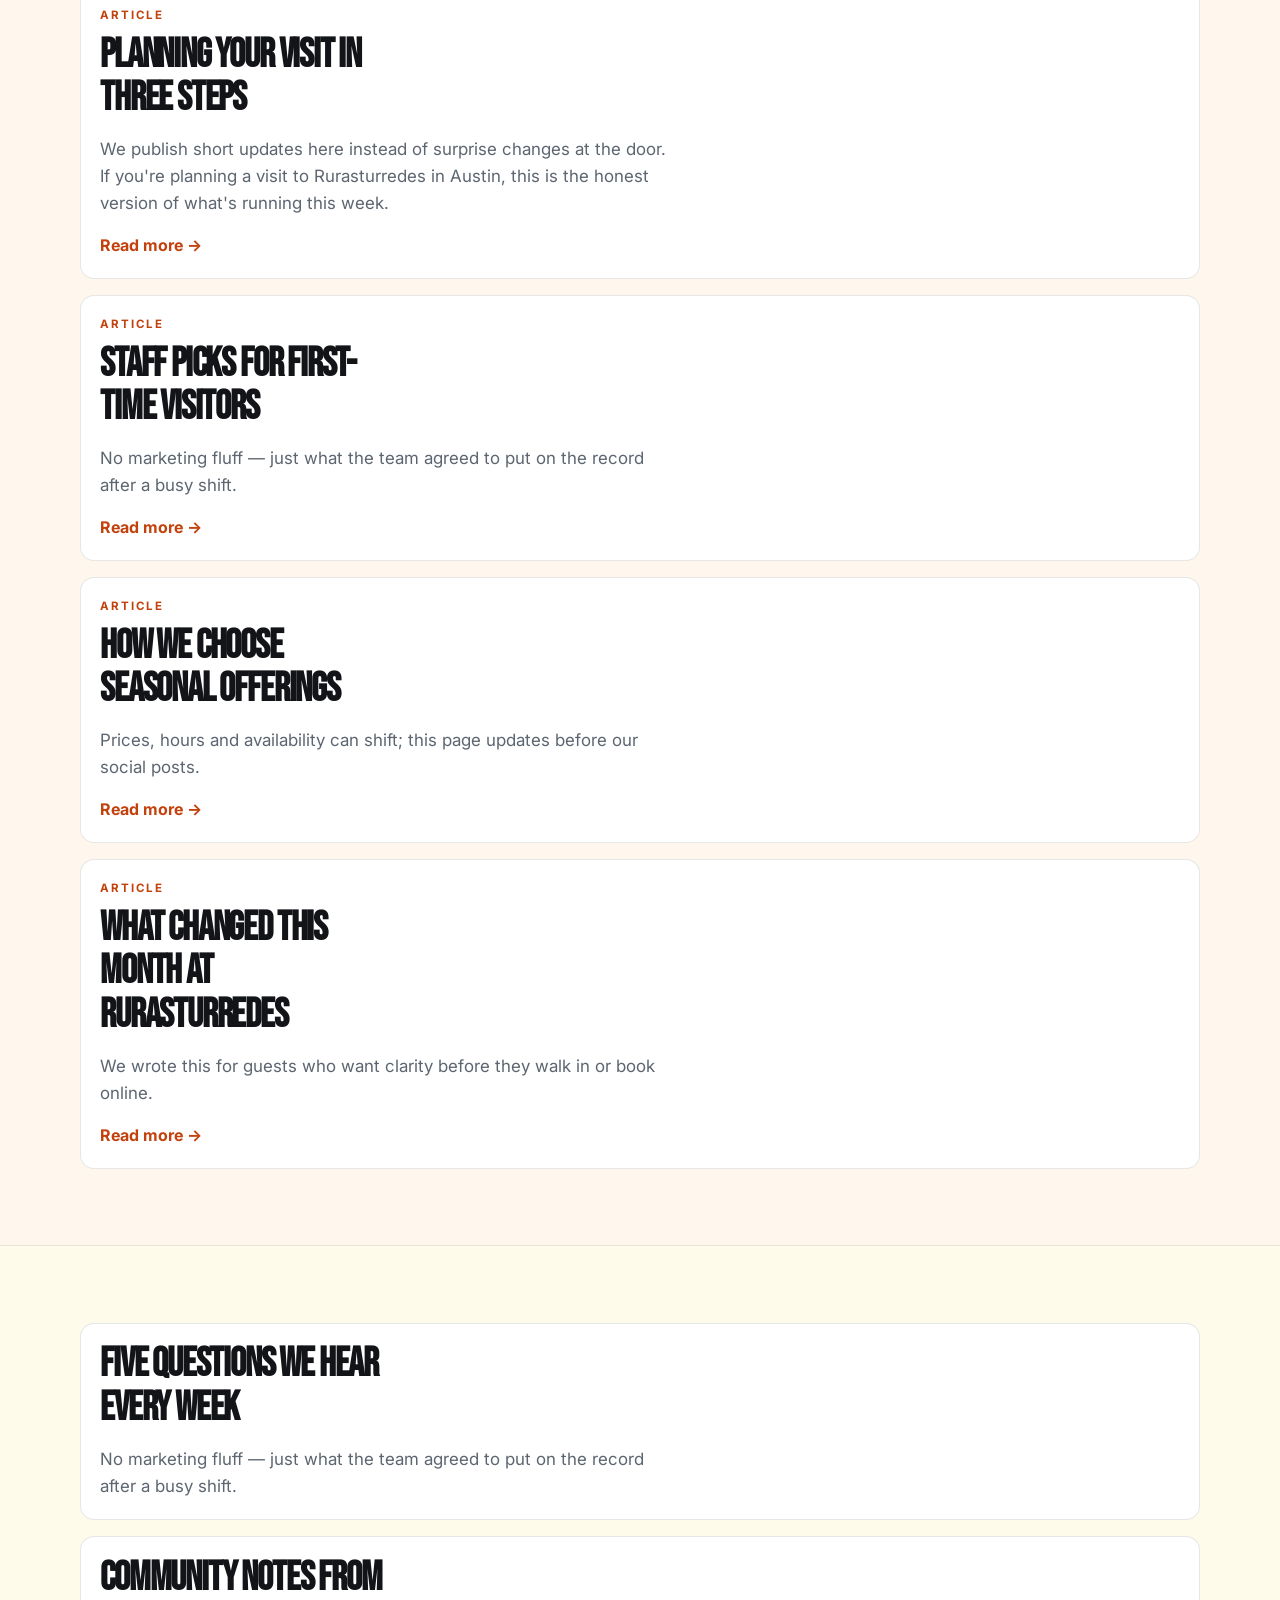
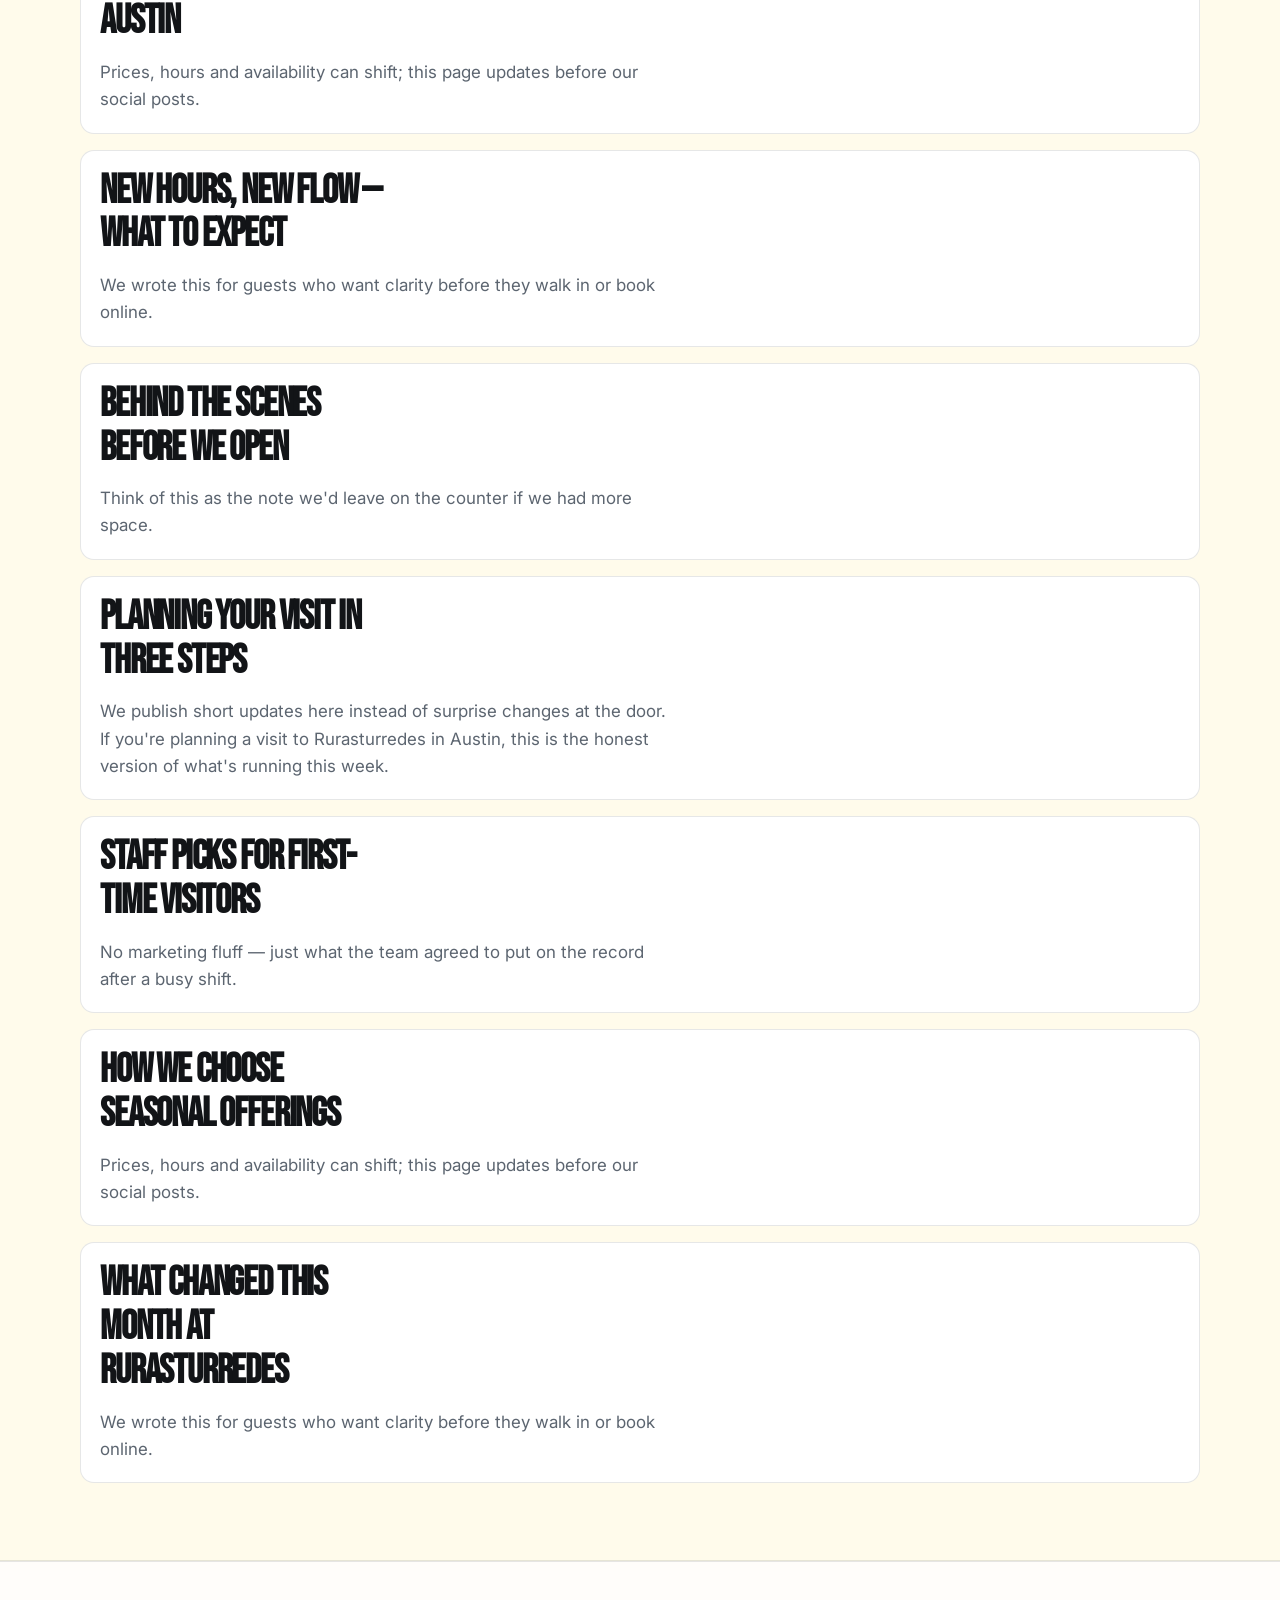
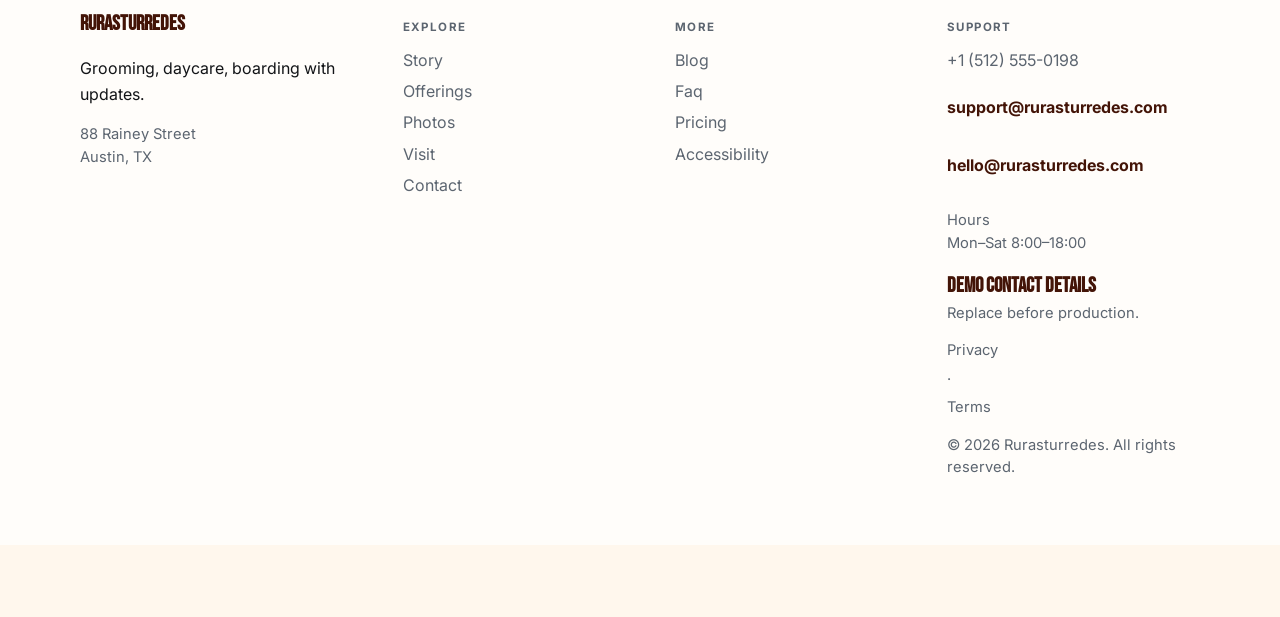
<file: blog.html>
<!DOCTYPE html>
<html lang="en">
<head>
  <meta charset="UTF-8" />
  <meta name="viewport" content="width=device-width, initial-scale=1" />
  <title>Blog | Rurasturredes</title>
  <meta name="description" content="News from Rurasturredes" />
  <meta property="og:title" content="Blog | Rurasturredes" />
  <meta property="og:description" content="News from Rurasturredes" />
  <meta property="og:type" content="website" />
  <meta name="twitter:card" content="summary_large_image" />
  <meta name="twitter:title" content="Blog | Rurasturredes" />
  <meta name="twitter:description" content="News from Rurasturredes" />
  <meta property="og:image" content="assets/img-1.jpg" />
  <meta name="twitter:image" content="assets/img-1.jpg" />
  <meta property="og:url" content="https://rurasturredes.github.io" />
  <script type="application/ld+json">{"@context": "https://schema.org", "@type": "LocalBusiness", "name": "Rurasturredes", "description": "Grooming, daycare, boarding with updates.", "url": "https://rurasturredes.github.io", "image": "assets/img-1.jpg"}</script>
<script type="application/ld+json">{"@context": "https://schema.org", "@type": "FAQPage", "mainEntity": [{"@type": "Question", "name": "Where are you?", "acceptedAnswer": {"@type": "Answer", "text": "88 Rainey Street, Austin, TX. See the map on Visit."}}, {"@type": "Question", "name": "How do I reach support?", "acceptedAnswer": {"@type": "Answer", "text": "Use the Contact form or email support@rurasturredes.com. We reply during open hours."}}, {"@type": "Question", "name": "How do I book?", "acceptedAnswer": {"@type": "Answer", "text": "Send a message on Contact, email bookings@rurasturredes.com, or call +1 (512) 555-0198."}}, {"@type": "Question", "name": "Are prices current?", "acceptedAnswer": {"@type": "Answer", "text": "Listed prices are current and may shift with seasons — we update this site when they do."}}, {"@type": "Question", "name": "Do you take groups?", "acceptedAnswer": {"@type": "Answer", "text": "Yes for many bookings — tell us the size and date and we'll confirm what Rurasturredes can host."}}, {"@type": "Question", "name": "What should I bring?", "acceptedAnswer": {"@type": "Answer", "text": "Just yourself (and any notes on allergies, sizes, or preferences). We'll handle the rest."}}, {"@type": "Question", "name": "Is the space accessible?", "acceptedAnswer": {"@type": "Answer", "text": "See our Accessibility page for entrance, seating and restroom notes."}}, {"@type": "Question", "name": "Do you offer gift cards?", "acceptedAnswer": {"@type": "Answer", "text": "Yes — see our Gift Cards page for digital and in-store options."}}, {"@type": "Question", "name": "Can I book for someone else?", "acceptedAnswer": {"@type": "Answer", "text": "Yes — include their name and preferences in the contact form."}}, {"@type": "Question", "name": "Is parking available?", "acceptedAnswer": {"@type": "Answer", "text": "See Locations for the branch closest to you in Austin."}}, {"@type": "Question", "name": "Do you take walk-ins at Rurasturredes?", "acceptedAnswer": {"@type": "Answer", "text": "Yes when capacity allows — check Visit for peak hours."}}, {"@type": "Question", "name": "Do you host private events?", "acceptedAnswer": {"@type": "Answer", "text": "Contact us with date, headcount and offerings preferences."}}, {"@type": "Question", "name": "Where can I read updates?", "acceptedAnswer": {"@type": "Answer", "text": "Blog and Journal pages publish changes before social media."}}, {"@type": "Question", "name": "How do I join the team?", "acceptedAnswer": {"@type": "Answer", "text": "Open roles are listed on Careers — we reply to every application."}}]}</script>
<script type="application/ld+json">{"@context": "https://schema.org", "@type": "WebSite", "name": "Rurasturredes", "url": "https://rurasturredes.github.io", "description": "Grooming, daycare, boarding with updates."}</script>
  <link rel="alternate" hreflang="en" href="index.html" />
  <link rel="alternate" hreflang="x-default" href="index.html" />
  <meta name="theme-color" content="#111111" />
  <link rel="preconnect" href="https://fonts.googleapis.com" />
  <link rel="preconnect" href="https://fonts.gstatic.com" crossorigin />
  <link href="https://fonts.googleapis.com/css2?family=Bebas+Neue&family=Inter:wght@400;500;600;700&display=swap" rel="stylesheet" />
  <link rel="stylesheet" href="styles.css" />
  <link rel="icon" href="favicon.svg" type="image/svg+xml" />
</head>
<body>

  <header class="top">
    <div class="shell bar">
      <a class="logo" href="index.html">Rurasturredes</a>
      <button class="nav-toggle" type="button" aria-label="Open menu" data-nav-toggle>
        <span></span><span></span><span></span>
      </button>
      <nav data-nav><a href="index.html">Home</a><a href="story.html">Story</a><a href="offerings.html">Offerings</a><a href="gallery.html">Photos</a><a href="visit.html">Visit</a><a href="contact.html" class="on">Contact</a></nav>
      <button type="button" class="theme-toggle" data-theme-toggle aria-label="Toggle dark mode">◐</button>
      <a class="cta" href="contact.html" data-open-book>Reserve</a>
    </div>
  </header>  <main class="page">
    <section class="page-hero"><div class="shell">
      <p class="eyebrow">Blog</p>
      <h1>Updates from Rurasturredes</h1>
      <p class="lead">News, hours changes and honest notes from the team.</p>
    </div></section>
    <section class="block"><div class="shell journal-stack"><article class="journal-entry reveal">
      <p class="eyebrow">Article</p>
      <h2><a href="#post-0">Five questions we hear every week</a></h2>
      <p class="lead">No marketing fluff — just what the team agreed to put on the record after a busy shift.</p>
      <a class="textlink" href="#post-0">Read more →</a>
    </article><article class="journal-entry reveal">
      <p class="eyebrow">Article</p>
      <h2><a href="#post-1">Community notes from Austin</a></h2>
      <p class="lead">Prices, hours and availability can shift; this page updates before our social posts.</p>
      <a class="textlink" href="#post-1">Read more →</a>
    </article><article class="journal-entry reveal">
      <p class="eyebrow">Article</p>
      <h2><a href="#post-2">New hours, new flow — what to expect</a></h2>
      <p class="lead">We wrote this for guests who want clarity before they walk in or book online.</p>
      <a class="textlink" href="#post-2">Read more →</a>
    </article><article class="journal-entry reveal">
      <p class="eyebrow">Article</p>
      <h2><a href="#post-3">Behind the scenes before we open</a></h2>
      <p class="lead">Think of this as the note we&#x27;d leave on the counter if we had more space.</p>
      <a class="textlink" href="#post-3">Read more →</a>
    </article><article class="journal-entry reveal">
      <p class="eyebrow">Article</p>
      <h2><a href="#post-4">Planning your visit in three steps</a></h2>
      <p class="lead">We publish short updates here instead of surprise changes at the door. If you&#x27;re planning a visit to Rurasturredes in Austin, this is the honest version of what&#x27;s running this week.</p>
      <a class="textlink" href="#post-4">Read more →</a>
    </article><article class="journal-entry reveal">
      <p class="eyebrow">Article</p>
      <h2><a href="#post-5">Staff picks for first-time visitors</a></h2>
      <p class="lead">No marketing fluff — just what the team agreed to put on the record after a busy shift.</p>
      <a class="textlink" href="#post-5">Read more →</a>
    </article><article class="journal-entry reveal">
      <p class="eyebrow">Article</p>
      <h2><a href="#post-6">How we choose seasonal offerings</a></h2>
      <p class="lead">Prices, hours and availability can shift; this page updates before our social posts.</p>
      <a class="textlink" href="#post-6">Read more →</a>
    </article><article class="journal-entry reveal">
      <p class="eyebrow">Article</p>
      <h2><a href="#post-7">What changed this month at Rurasturredes</a></h2>
      <p class="lead">We wrote this for guests who want clarity before they walk in or book online.</p>
      <a class="textlink" href="#post-7">Read more →</a>
    </article></div></section>
    <section class="block tint"><div class="shell journal-stack"><article id="post-0" class="journal-entry reveal">
      <h2>Five questions we hear every week</h2>
      <p class="lead">No marketing fluff — just what the team agreed to put on the record after a busy shift.</p>
    </article><article id="post-1" class="journal-entry reveal">
      <h2>Community notes from Austin</h2>
      <p class="lead">Prices, hours and availability can shift; this page updates before our social posts.</p>
    </article><article id="post-2" class="journal-entry reveal">
      <h2>New hours, new flow — what to expect</h2>
      <p class="lead">We wrote this for guests who want clarity before they walk in or book online.</p>
    </article><article id="post-3" class="journal-entry reveal">
      <h2>Behind the scenes before we open</h2>
      <p class="lead">Think of this as the note we&#x27;d leave on the counter if we had more space.</p>
    </article><article id="post-4" class="journal-entry reveal">
      <h2>Planning your visit in three steps</h2>
      <p class="lead">We publish short updates here instead of surprise changes at the door. If you&#x27;re planning a visit to Rurasturredes in Austin, this is the honest version of what&#x27;s running this week.</p>
    </article><article id="post-5" class="journal-entry reveal">
      <h2>Staff picks for first-time visitors</h2>
      <p class="lead">No marketing fluff — just what the team agreed to put on the record after a busy shift.</p>
    </article><article id="post-6" class="journal-entry reveal">
      <h2>How we choose seasonal offerings</h2>
      <p class="lead">Prices, hours and availability can shift; this page updates before our social posts.</p>
    </article><article id="post-7" class="journal-entry reveal">
      <h2>What changed this month at Rurasturredes</h2>
      <p class="lead">We wrote this for guests who want clarity before they walk in or book online.</p>
    </article></div></section>
  </main>
  <footer class="foot">
    <div class="shell foot-grid">
      <div>
        <strong>Rurasturredes</strong>
        <p>Grooming, daycare, boarding with updates.</p>
        <p class="foot-meta">88 Rainey Street<br/>Austin, TX</p>
      </div>
      <div>
        <p class="fh">Explore</p>
        <a href="story.html">Story</a><a href="offerings.html">Offerings</a><a href="gallery.html">Photos</a><a href="visit.html">Visit</a><a href="contact.html">Contact</a>
      </div>
      <div>
        <p class="fh">More</p>
        <a href="blog.html">Blog</a><a href="faq.html">Faq</a><a href="pricing.html">Pricing</a><a href="accessibility.html">Accessibility</a>
      </div>
      <div>
        <p class="fh">Support</p>
        <a href="tel:+15125550198">+1 (512) 555-0198</a>
        <p class="mail-plain">support@rurasturredes.com</p>
        <p class="mail-plain">hello@rurasturredes.com</p>
        <p class="foot-meta">Hours<br/>Mon–Sat 8:00–18:00</p>
        <p class="foot-meta"><strong>Demo contact details</strong><br/>Replace before production.</p>
        <p class="foot-meta"><a href="privacy.html">Privacy</a> · <a href="terms.html">Terms</a></p>
        <p class="foot-meta">© 2026 Rurasturredes. All rights reserved.</p>
      </div>
    </div>
  </footer>
  <div class="cookie-bar" data-cookie-bar hidden>
    <p>We use cookies for form delivery and theme preferences.</p>
    <button type="button" class="btn solid" data-cookie-accept>Accept</button>
  </div>
  <div class="mobile-cta">
    <a href="tel:+15125550198">Call</a>
    <button type="button" data-open-book>Book</button>
    <a href="visit.html">Map</a>
  </div>
  <div class="toast" data-toast hidden></div>

  <div class="modal" data-book-modal hidden>
    <div class="modal-card">
      <button class="modal-close" type="button" data-close-book aria-label="Close">×</button>
      <p class="eyebrow">Quick request</p>
      <h3>Contact Rurasturredes</h3>
      <p class="lead">Send the essentials and we will reply by email.</p>
      <form class="contact-form compact" data-quick-book data-support="support@rurasturredes.com">
        <label>Name<input name="name" required placeholder="Your name" /></label>
        <label>Email<input type="email" name="email" required placeholder="you@email.com" /></label>
        <label>Timing<input name="when" required placeholder="Preferred date or timeline" /></label>
        <label>Notes<textarea name="message" rows="3" placeholder="Project, product, service or other details…"></textarea></label>
        <button class="btn solid" type="submit">Book</button>
      </form>
    </div>
  </div>

  <div class="lightbox" data-lightbox hidden>
    <button class="modal-close" type="button" data-lightbox-close aria-label="Close">×</button>
    <img data-lightbox-img alt="" />
    <div class="lightbox-nav">
      <button type="button" data-lightbox-prev>‹</button>
      <button type="button" data-lightbox-next>›</button>
    </div>
  </div>
  <script src="site.js"></script>
</body></html>
</file>
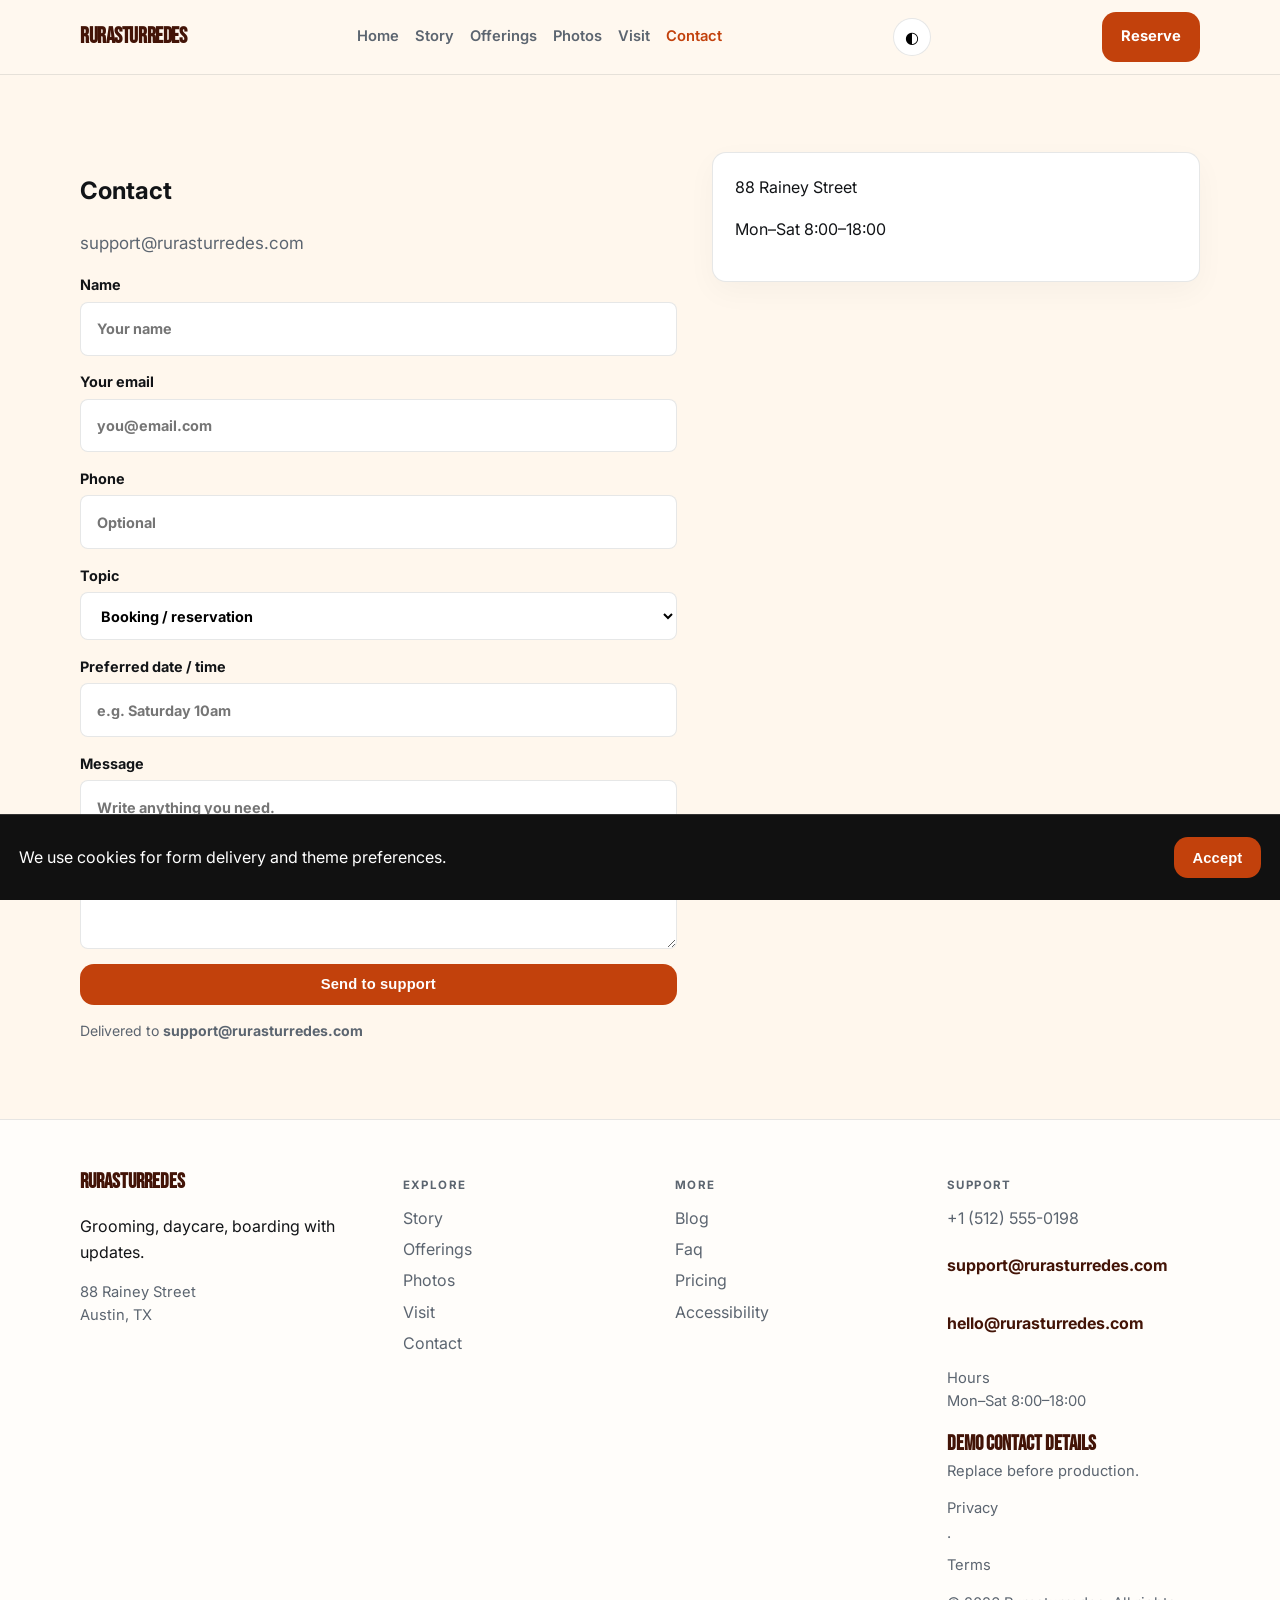
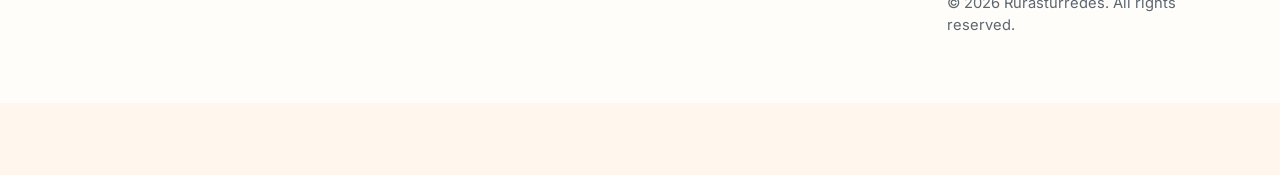
<file: contact.html>
<!DOCTYPE html>
<html lang="en">
<head>
  <meta charset="UTF-8" />
  <meta name="viewport" content="width=device-width, initial-scale=1" />
  <title>Contact | Rurasturredes</title>
  <meta name="description" content="Contact Rurasturredes" />
  <meta property="og:title" content="Contact | Rurasturredes" />
  <meta property="og:description" content="Contact Rurasturredes" />
  <meta property="og:type" content="website" />
  <meta name="twitter:card" content="summary_large_image" />
  <meta name="twitter:title" content="Contact | Rurasturredes" />
  <meta name="twitter:description" content="Contact Rurasturredes" />
  <meta property="og:image" content="assets/img-1.jpg" />
  <meta name="twitter:image" content="assets/img-1.jpg" />
  <meta property="og:url" content="https://rurasturredes.github.io" />
  <script type="application/ld+json">{"@context": "https://schema.org", "@type": "LocalBusiness", "name": "Rurasturredes", "description": "Grooming, daycare, boarding with updates.", "url": "https://rurasturredes.github.io", "image": "assets/img-1.jpg"}</script>
<script type="application/ld+json">{"@context": "https://schema.org", "@type": "FAQPage", "mainEntity": [{"@type": "Question", "name": "Where are you?", "acceptedAnswer": {"@type": "Answer", "text": "88 Rainey Street, Austin, TX. See the map on Visit."}}, {"@type": "Question", "name": "How do I reach support?", "acceptedAnswer": {"@type": "Answer", "text": "Use the Contact form or email support@rurasturredes.com. We reply during open hours."}}, {"@type": "Question", "name": "How do I book?", "acceptedAnswer": {"@type": "Answer", "text": "Send a message on Contact, email bookings@rurasturredes.com, or call +1 (512) 555-0198."}}, {"@type": "Question", "name": "Are prices current?", "acceptedAnswer": {"@type": "Answer", "text": "Listed prices are current and may shift with seasons — we update this site when they do."}}, {"@type": "Question", "name": "Do you take groups?", "acceptedAnswer": {"@type": "Answer", "text": "Yes for many bookings — tell us the size and date and we'll confirm what Rurasturredes can host."}}, {"@type": "Question", "name": "What should I bring?", "acceptedAnswer": {"@type": "Answer", "text": "Just yourself (and any notes on allergies, sizes, or preferences). We'll handle the rest."}}, {"@type": "Question", "name": "Is the space accessible?", "acceptedAnswer": {"@type": "Answer", "text": "See our Accessibility page for entrance, seating and restroom notes."}}, {"@type": "Question", "name": "Do you offer gift cards?", "acceptedAnswer": {"@type": "Answer", "text": "Yes — see our Gift Cards page for digital and in-store options."}}, {"@type": "Question", "name": "Can I book for someone else?", "acceptedAnswer": {"@type": "Answer", "text": "Yes — include their name and preferences in the contact form."}}, {"@type": "Question", "name": "Is parking available?", "acceptedAnswer": {"@type": "Answer", "text": "See Locations for the branch closest to you in Austin."}}, {"@type": "Question", "name": "Do you take walk-ins at Rurasturredes?", "acceptedAnswer": {"@type": "Answer", "text": "Yes when capacity allows — check Visit for peak hours."}}, {"@type": "Question", "name": "Do you host private events?", "acceptedAnswer": {"@type": "Answer", "text": "Contact us with date, headcount and offerings preferences."}}, {"@type": "Question", "name": "Where can I read updates?", "acceptedAnswer": {"@type": "Answer", "text": "Blog and Journal pages publish changes before social media."}}, {"@type": "Question", "name": "How do I join the team?", "acceptedAnswer": {"@type": "Answer", "text": "Open roles are listed on Careers — we reply to every application."}}]}</script>
<script type="application/ld+json">{"@context": "https://schema.org", "@type": "WebSite", "name": "Rurasturredes", "url": "https://rurasturredes.github.io", "description": "Grooming, daycare, boarding with updates."}</script>
  <link rel="alternate" hreflang="en" href="index.html" />
  <link rel="alternate" hreflang="x-default" href="index.html" />
  <meta name="theme-color" content="#111111" />
  <link rel="preconnect" href="https://fonts.googleapis.com" />
  <link rel="preconnect" href="https://fonts.gstatic.com" crossorigin />
  <link href="https://fonts.googleapis.com/css2?family=Bebas+Neue&family=Inter:wght@400;500;600;700&display=swap" rel="stylesheet" />
  <link rel="stylesheet" href="styles.css" />
  <link rel="icon" href="favicon.svg" type="image/svg+xml" />
</head>
<body>

  <header class="top">
    <div class="shell bar">
      <a class="logo" href="index.html">Rurasturredes</a>
      <button class="nav-toggle" type="button" aria-label="Open menu" data-nav-toggle>
        <span></span><span></span><span></span>
      </button>
      <nav data-nav><a href="index.html">Home</a><a href="story.html">Story</a><a href="offerings.html">Offerings</a><a href="gallery.html">Photos</a><a href="visit.html">Visit</a><a href="contact.html" class="on">Contact</a></nav>
      <button type="button" class="theme-toggle" data-theme-toggle aria-label="Toggle dark mode">◐</button>
      <a class="cta" href="contact.html" data-open-book>Reserve</a>
    </div>
  </header>  <main class="page">
    <section class="block"><div class="shell contact-grid">
      <div><h1>Contact</h1><p class="lead">support@rurasturredes.com</p><form class="contact-form" data-contact data-support="support@rurasturredes.com">
          <label>Name<input name="name" required placeholder="Your name" autocomplete="name" /></label>
          <label>Your email<input type="email" name="email" required placeholder="you@email.com" autocomplete="email" /></label>
          <label>Phone<input type="tel" name="phone" placeholder="Optional" autocomplete="tel" /></label>
          <label>Topic<select name="topic" required>
              <option value="Booking">Booking / reservation</option>
              <option value="Support">Support / question</option>
              <option value="Group">Group or event</option>
              <option value="Other">Something else</option>
            </select></label>
          <label>Preferred date / time<input name="when" placeholder="e.g. Saturday 10am" /></label>
          <label>Message<textarea name="message" rows="6" required placeholder="Write anything you need."></textarea></label>
          <button class="btn solid" type="submit">Send to support</button>
          <p class="form-note">Delivered to <strong>support@rurasturredes.com</strong></p>
        </form></div>
      <div class="card stack-card"><p>88 Rainey Street</p><p>Mon–Sat 8:00–18:00</p></div>
    </div></section>
  </main>
  <footer class="foot">
    <div class="shell foot-grid">
      <div>
        <strong>Rurasturredes</strong>
        <p>Grooming, daycare, boarding with updates.</p>
        <p class="foot-meta">88 Rainey Street<br/>Austin, TX</p>
      </div>
      <div>
        <p class="fh">Explore</p>
        <a href="story.html">Story</a><a href="offerings.html">Offerings</a><a href="gallery.html">Photos</a><a href="visit.html">Visit</a><a href="contact.html">Contact</a>
      </div>
      <div>
        <p class="fh">More</p>
        <a href="blog.html">Blog</a><a href="faq.html">Faq</a><a href="pricing.html">Pricing</a><a href="accessibility.html">Accessibility</a>
      </div>
      <div>
        <p class="fh">Support</p>
        <a href="tel:+15125550198">+1 (512) 555-0198</a>
        <p class="mail-plain">support@rurasturredes.com</p>
        <p class="mail-plain">hello@rurasturredes.com</p>
        <p class="foot-meta">Hours<br/>Mon–Sat 8:00–18:00</p>
        <p class="foot-meta"><strong>Demo contact details</strong><br/>Replace before production.</p>
        <p class="foot-meta"><a href="privacy.html">Privacy</a> · <a href="terms.html">Terms</a></p>
        <p class="foot-meta">© 2026 Rurasturredes. All rights reserved.</p>
      </div>
    </div>
  </footer>
  <div class="cookie-bar" data-cookie-bar hidden>
    <p>We use cookies for form delivery and theme preferences.</p>
    <button type="button" class="btn solid" data-cookie-accept>Accept</button>
  </div>
  <div class="mobile-cta">
    <a href="tel:+15125550198">Call</a>
    <button type="button" data-open-book>Book</button>
    <a href="visit.html">Map</a>
  </div>
  <div class="toast" data-toast hidden></div>

  <div class="modal" data-book-modal hidden>
    <div class="modal-card">
      <button class="modal-close" type="button" data-close-book aria-label="Close">×</button>
      <p class="eyebrow">Quick request</p>
      <h3>Contact Rurasturredes</h3>
      <p class="lead">Send the essentials and we will reply by email.</p>
      <form class="contact-form compact" data-quick-book data-support="support@rurasturredes.com">
        <label>Name<input name="name" required placeholder="Your name" /></label>
        <label>Email<input type="email" name="email" required placeholder="you@email.com" /></label>
        <label>Timing<input name="when" required placeholder="Preferred date or timeline" /></label>
        <label>Notes<textarea name="message" rows="3" placeholder="Project, product, service or other details…"></textarea></label>
        <button class="btn solid" type="submit">Book</button>
      </form>
    </div>
  </div>

  <div class="lightbox" data-lightbox hidden>
    <button class="modal-close" type="button" data-lightbox-close aria-label="Close">×</button>
    <img data-lightbox-img alt="" />
    <div class="lightbox-nav">
      <button type="button" data-lightbox-prev>‹</button>
      <button type="button" data-lightbox-next>›</button>
    </div>
  </div>
  <script src="site.js"></script>
</body></html>
</file>
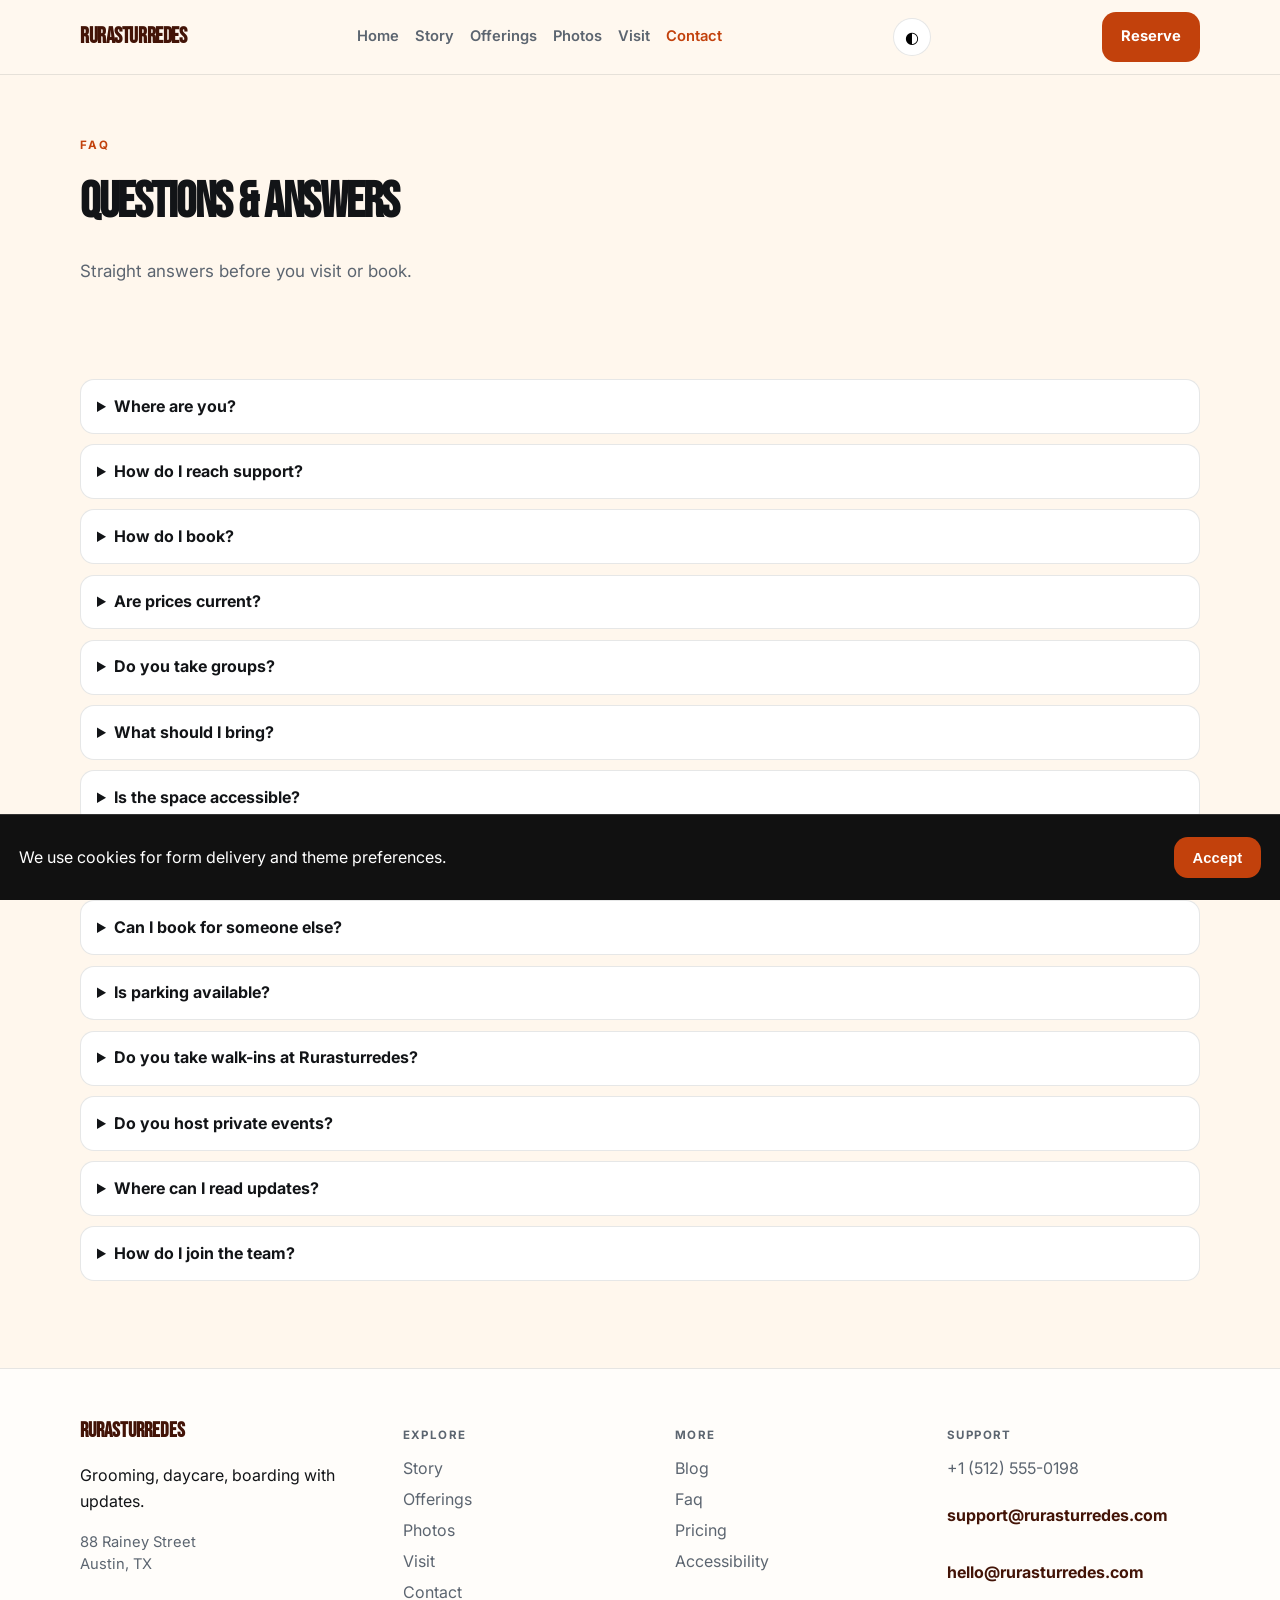
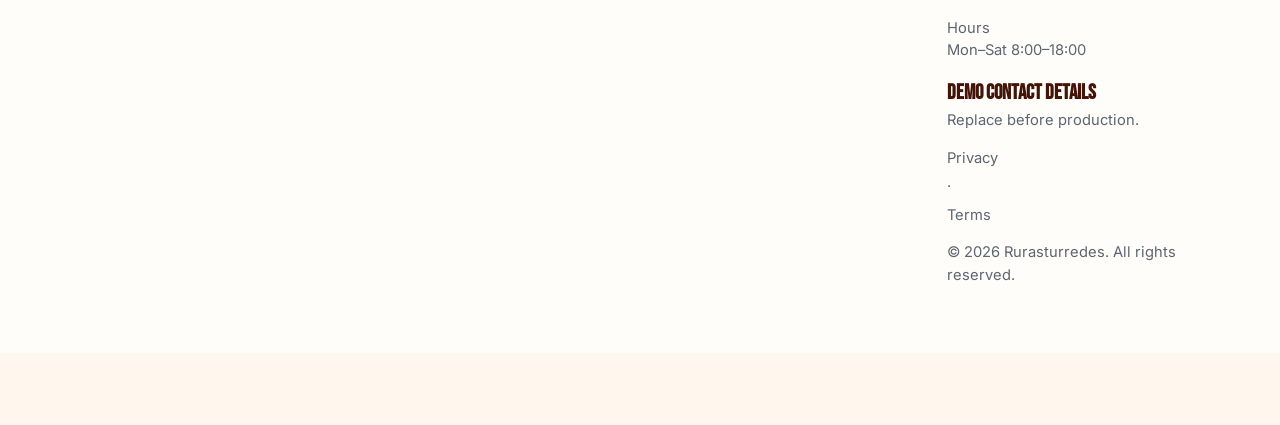
<file: faq.html>
<!DOCTYPE html>
<html lang="en">
<head>
  <meta charset="UTF-8" />
  <meta name="viewport" content="width=device-width, initial-scale=1" />
  <title>FAQ | Rurasturredes</title>
  <meta name="description" content="Frequently asked questions" />
  <meta property="og:title" content="FAQ | Rurasturredes" />
  <meta property="og:description" content="Frequently asked questions" />
  <meta property="og:type" content="website" />
  <meta name="twitter:card" content="summary_large_image" />
  <meta name="twitter:title" content="FAQ | Rurasturredes" />
  <meta name="twitter:description" content="Frequently asked questions" />
  <meta property="og:image" content="assets/img-1.jpg" />
  <meta name="twitter:image" content="assets/img-1.jpg" />
  <meta property="og:url" content="https://rurasturredes.github.io" />
  <script type="application/ld+json">{"@context": "https://schema.org", "@type": "LocalBusiness", "name": "Rurasturredes", "description": "Grooming, daycare, boarding with updates.", "url": "https://rurasturredes.github.io", "image": "assets/img-1.jpg"}</script>
<script type="application/ld+json">{"@context": "https://schema.org", "@type": "FAQPage", "mainEntity": [{"@type": "Question", "name": "Where are you?", "acceptedAnswer": {"@type": "Answer", "text": "88 Rainey Street, Austin, TX. See the map on Visit."}}, {"@type": "Question", "name": "How do I reach support?", "acceptedAnswer": {"@type": "Answer", "text": "Use the Contact form or email support@rurasturredes.com. We reply during open hours."}}, {"@type": "Question", "name": "How do I book?", "acceptedAnswer": {"@type": "Answer", "text": "Send a message on Contact, email bookings@rurasturredes.com, or call +1 (512) 555-0198."}}, {"@type": "Question", "name": "Are prices current?", "acceptedAnswer": {"@type": "Answer", "text": "Listed prices are current and may shift with seasons — we update this site when they do."}}, {"@type": "Question", "name": "Do you take groups?", "acceptedAnswer": {"@type": "Answer", "text": "Yes for many bookings — tell us the size and date and we'll confirm what Rurasturredes can host."}}, {"@type": "Question", "name": "What should I bring?", "acceptedAnswer": {"@type": "Answer", "text": "Just yourself (and any notes on allergies, sizes, or preferences). We'll handle the rest."}}, {"@type": "Question", "name": "Is the space accessible?", "acceptedAnswer": {"@type": "Answer", "text": "See our Accessibility page for entrance, seating and restroom notes."}}, {"@type": "Question", "name": "Do you offer gift cards?", "acceptedAnswer": {"@type": "Answer", "text": "Yes — see our Gift Cards page for digital and in-store options."}}, {"@type": "Question", "name": "Can I book for someone else?", "acceptedAnswer": {"@type": "Answer", "text": "Yes — include their name and preferences in the contact form."}}, {"@type": "Question", "name": "Is parking available?", "acceptedAnswer": {"@type": "Answer", "text": "See Locations for the branch closest to you in Austin."}}, {"@type": "Question", "name": "Do you take walk-ins at Rurasturredes?", "acceptedAnswer": {"@type": "Answer", "text": "Yes when capacity allows — check Visit for peak hours."}}, {"@type": "Question", "name": "Do you host private events?", "acceptedAnswer": {"@type": "Answer", "text": "Contact us with date, headcount and offerings preferences."}}, {"@type": "Question", "name": "Where can I read updates?", "acceptedAnswer": {"@type": "Answer", "text": "Blog and Journal pages publish changes before social media."}}, {"@type": "Question", "name": "How do I join the team?", "acceptedAnswer": {"@type": "Answer", "text": "Open roles are listed on Careers — we reply to every application."}}]}</script>
<script type="application/ld+json">{"@context": "https://schema.org", "@type": "WebSite", "name": "Rurasturredes", "url": "https://rurasturredes.github.io", "description": "Grooming, daycare, boarding with updates."}</script>
  <link rel="alternate" hreflang="en" href="index.html" />
  <link rel="alternate" hreflang="x-default" href="index.html" />
  <meta name="theme-color" content="#111111" />
  <link rel="preconnect" href="https://fonts.googleapis.com" />
  <link rel="preconnect" href="https://fonts.gstatic.com" crossorigin />
  <link href="https://fonts.googleapis.com/css2?family=Bebas+Neue&family=Inter:wght@400;500;600;700&display=swap" rel="stylesheet" />
  <link rel="stylesheet" href="styles.css" />
  <link rel="icon" href="favicon.svg" type="image/svg+xml" />
</head>
<body>

  <header class="top">
    <div class="shell bar">
      <a class="logo" href="index.html">Rurasturredes</a>
      <button class="nav-toggle" type="button" aria-label="Open menu" data-nav-toggle>
        <span></span><span></span><span></span>
      </button>
      <nav data-nav><a href="index.html">Home</a><a href="story.html">Story</a><a href="offerings.html">Offerings</a><a href="gallery.html">Photos</a><a href="visit.html">Visit</a><a href="contact.html" class="on">Contact</a></nav>
      <button type="button" class="theme-toggle" data-theme-toggle aria-label="Toggle dark mode">◐</button>
      <a class="cta" href="contact.html" data-open-book>Reserve</a>
    </div>
  </header>  <main class="page">
    <section class="page-hero"><div class="shell">
      <p class="eyebrow">FAQ</p>
      <h1>Questions &amp; answers</h1>
      <p class="lead">Straight answers before you visit or book.</p>
    </div></section>
    <section class="block"><div class="shell faq-page"><details class='faq-item reveal'><summary>Where are you?</summary><p>88 Rainey Street, Austin, TX. See the map on Visit.</p></details><details class='faq-item reveal'><summary>How do I reach support?</summary><p>Use the Contact form or email support@rurasturredes.com. We reply during open hours.</p></details><details class='faq-item reveal'><summary>How do I book?</summary><p>Send a message on Contact, email bookings@rurasturredes.com, or call +1 (512) 555-0198.</p></details><details class='faq-item reveal'><summary>Are prices current?</summary><p>Listed prices are current and may shift with seasons — we update this site when they do.</p></details><details class='faq-item reveal'><summary>Do you take groups?</summary><p>Yes for many bookings — tell us the size and date and we&#x27;ll confirm what Rurasturredes can host.</p></details><details class='faq-item reveal'><summary>What should I bring?</summary><p>Just yourself (and any notes on allergies, sizes, or preferences). We&#x27;ll handle the rest.</p></details><details class='faq-item reveal'><summary>Is the space accessible?</summary><p>See our Accessibility page for entrance, seating and restroom notes.</p></details><details class='faq-item reveal'><summary>Do you offer gift cards?</summary><p>Yes — see our Gift Cards page for digital and in-store options.</p></details><details class='faq-item reveal'><summary>Can I book for someone else?</summary><p>Yes — include their name and preferences in the contact form.</p></details><details class='faq-item reveal'><summary>Is parking available?</summary><p>See Locations for the branch closest to you in Austin.</p></details><details class='faq-item reveal'><summary>Do you take walk-ins at Rurasturredes?</summary><p>Yes when capacity allows — check Visit for peak hours.</p></details><details class='faq-item reveal'><summary>Do you host private events?</summary><p>Contact us with date, headcount and offerings preferences.</p></details><details class='faq-item reveal'><summary>Where can I read updates?</summary><p>Blog and Journal pages publish changes before social media.</p></details><details class='faq-item reveal'><summary>How do I join the team?</summary><p>Open roles are listed on Careers — we reply to every application.</p></details></div></section>
  </main>
  <footer class="foot">
    <div class="shell foot-grid">
      <div>
        <strong>Rurasturredes</strong>
        <p>Grooming, daycare, boarding with updates.</p>
        <p class="foot-meta">88 Rainey Street<br/>Austin, TX</p>
      </div>
      <div>
        <p class="fh">Explore</p>
        <a href="story.html">Story</a><a href="offerings.html">Offerings</a><a href="gallery.html">Photos</a><a href="visit.html">Visit</a><a href="contact.html">Contact</a>
      </div>
      <div>
        <p class="fh">More</p>
        <a href="blog.html">Blog</a><a href="faq.html">Faq</a><a href="pricing.html">Pricing</a><a href="accessibility.html">Accessibility</a>
      </div>
      <div>
        <p class="fh">Support</p>
        <a href="tel:+15125550198">+1 (512) 555-0198</a>
        <p class="mail-plain">support@rurasturredes.com</p>
        <p class="mail-plain">hello@rurasturredes.com</p>
        <p class="foot-meta">Hours<br/>Mon–Sat 8:00–18:00</p>
        <p class="foot-meta"><strong>Demo contact details</strong><br/>Replace before production.</p>
        <p class="foot-meta"><a href="privacy.html">Privacy</a> · <a href="terms.html">Terms</a></p>
        <p class="foot-meta">© 2026 Rurasturredes. All rights reserved.</p>
      </div>
    </div>
  </footer>
  <div class="cookie-bar" data-cookie-bar hidden>
    <p>We use cookies for form delivery and theme preferences.</p>
    <button type="button" class="btn solid" data-cookie-accept>Accept</button>
  </div>
  <div class="mobile-cta">
    <a href="tel:+15125550198">Call</a>
    <button type="button" data-open-book>Book</button>
    <a href="visit.html">Map</a>
  </div>
  <div class="toast" data-toast hidden></div>

  <div class="modal" data-book-modal hidden>
    <div class="modal-card">
      <button class="modal-close" type="button" data-close-book aria-label="Close">×</button>
      <p class="eyebrow">Quick request</p>
      <h3>Contact Rurasturredes</h3>
      <p class="lead">Send the essentials and we will reply by email.</p>
      <form class="contact-form compact" data-quick-book data-support="support@rurasturredes.com">
        <label>Name<input name="name" required placeholder="Your name" /></label>
        <label>Email<input type="email" name="email" required placeholder="you@email.com" /></label>
        <label>Timing<input name="when" required placeholder="Preferred date or timeline" /></label>
        <label>Notes<textarea name="message" rows="3" placeholder="Project, product, service or other details…"></textarea></label>
        <button class="btn solid" type="submit">Book</button>
      </form>
    </div>
  </div>

  <div class="lightbox" data-lightbox hidden>
    <button class="modal-close" type="button" data-lightbox-close aria-label="Close">×</button>
    <img data-lightbox-img alt="" />
    <div class="lightbox-nav">
      <button type="button" data-lightbox-prev>‹</button>
      <button type="button" data-lightbox-next>›</button>
    </div>
  </div>
  <script src="site.js"></script>
</body></html>
</file>
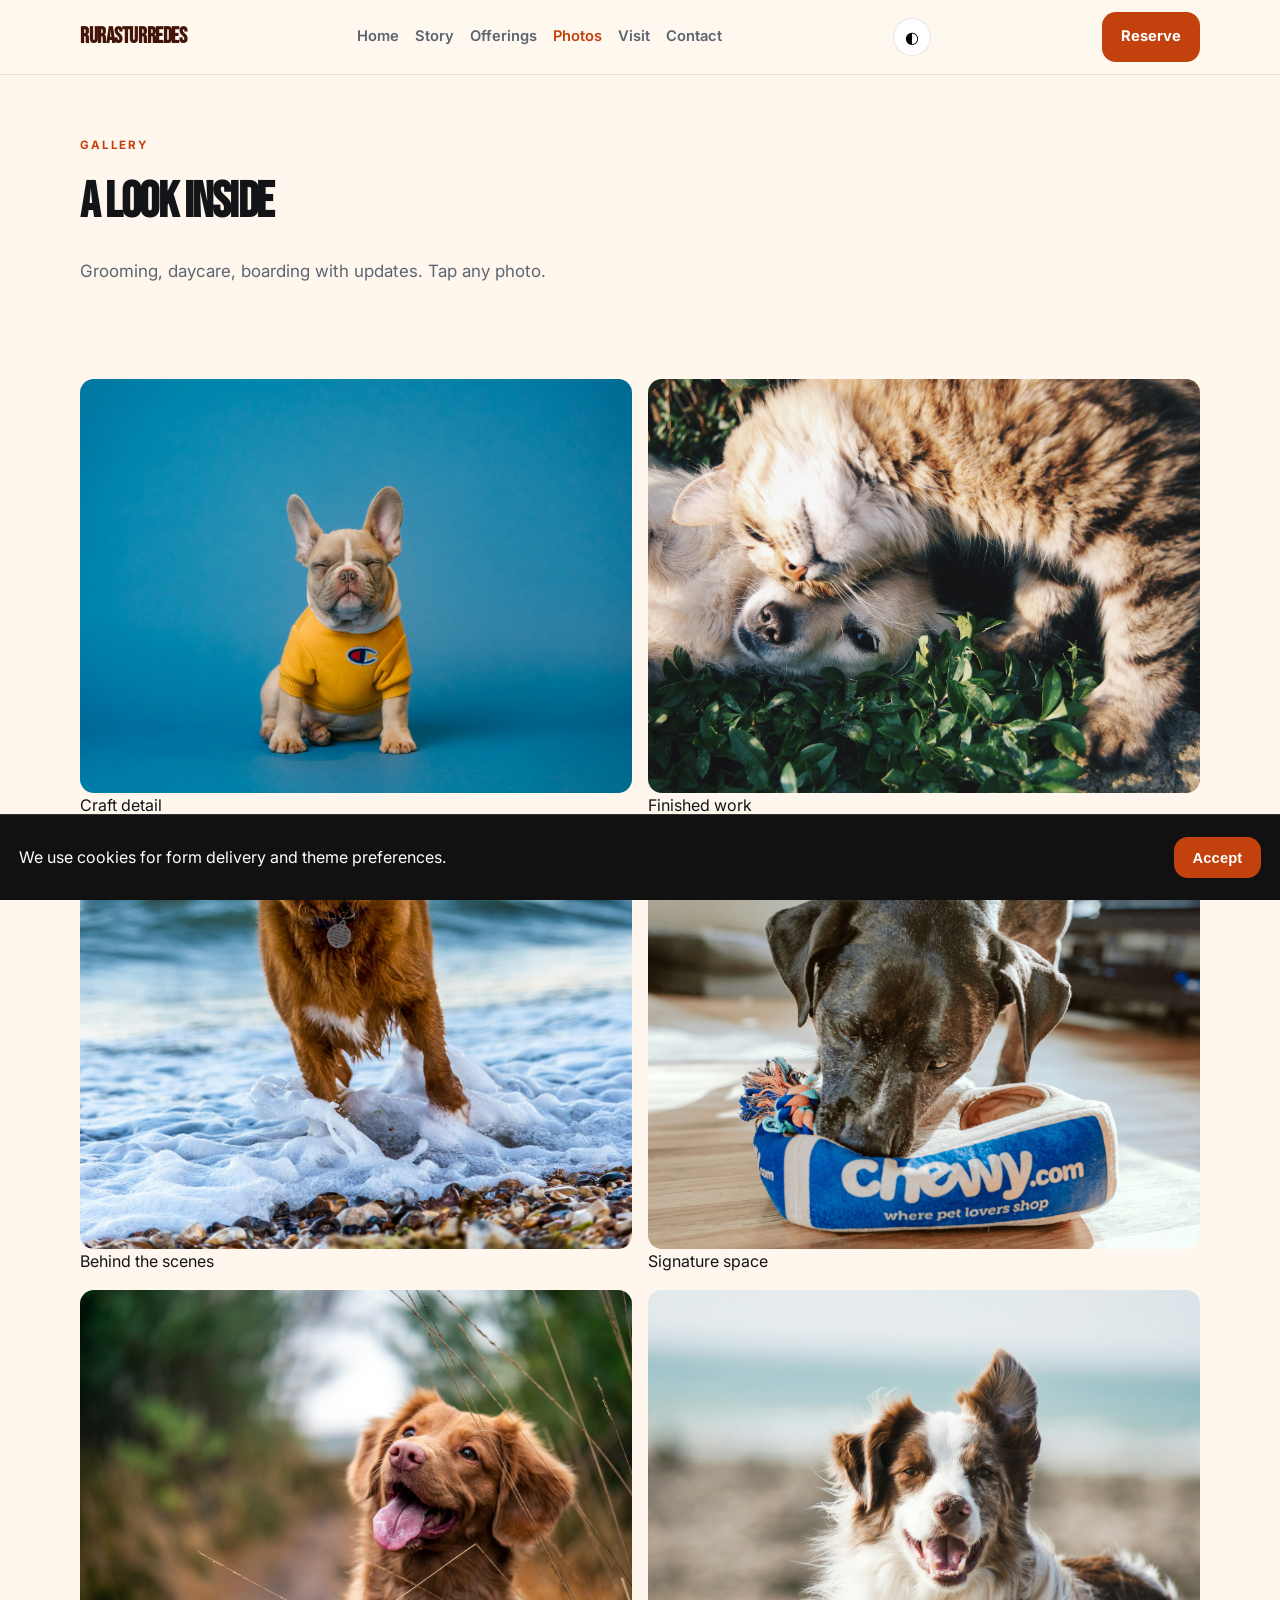
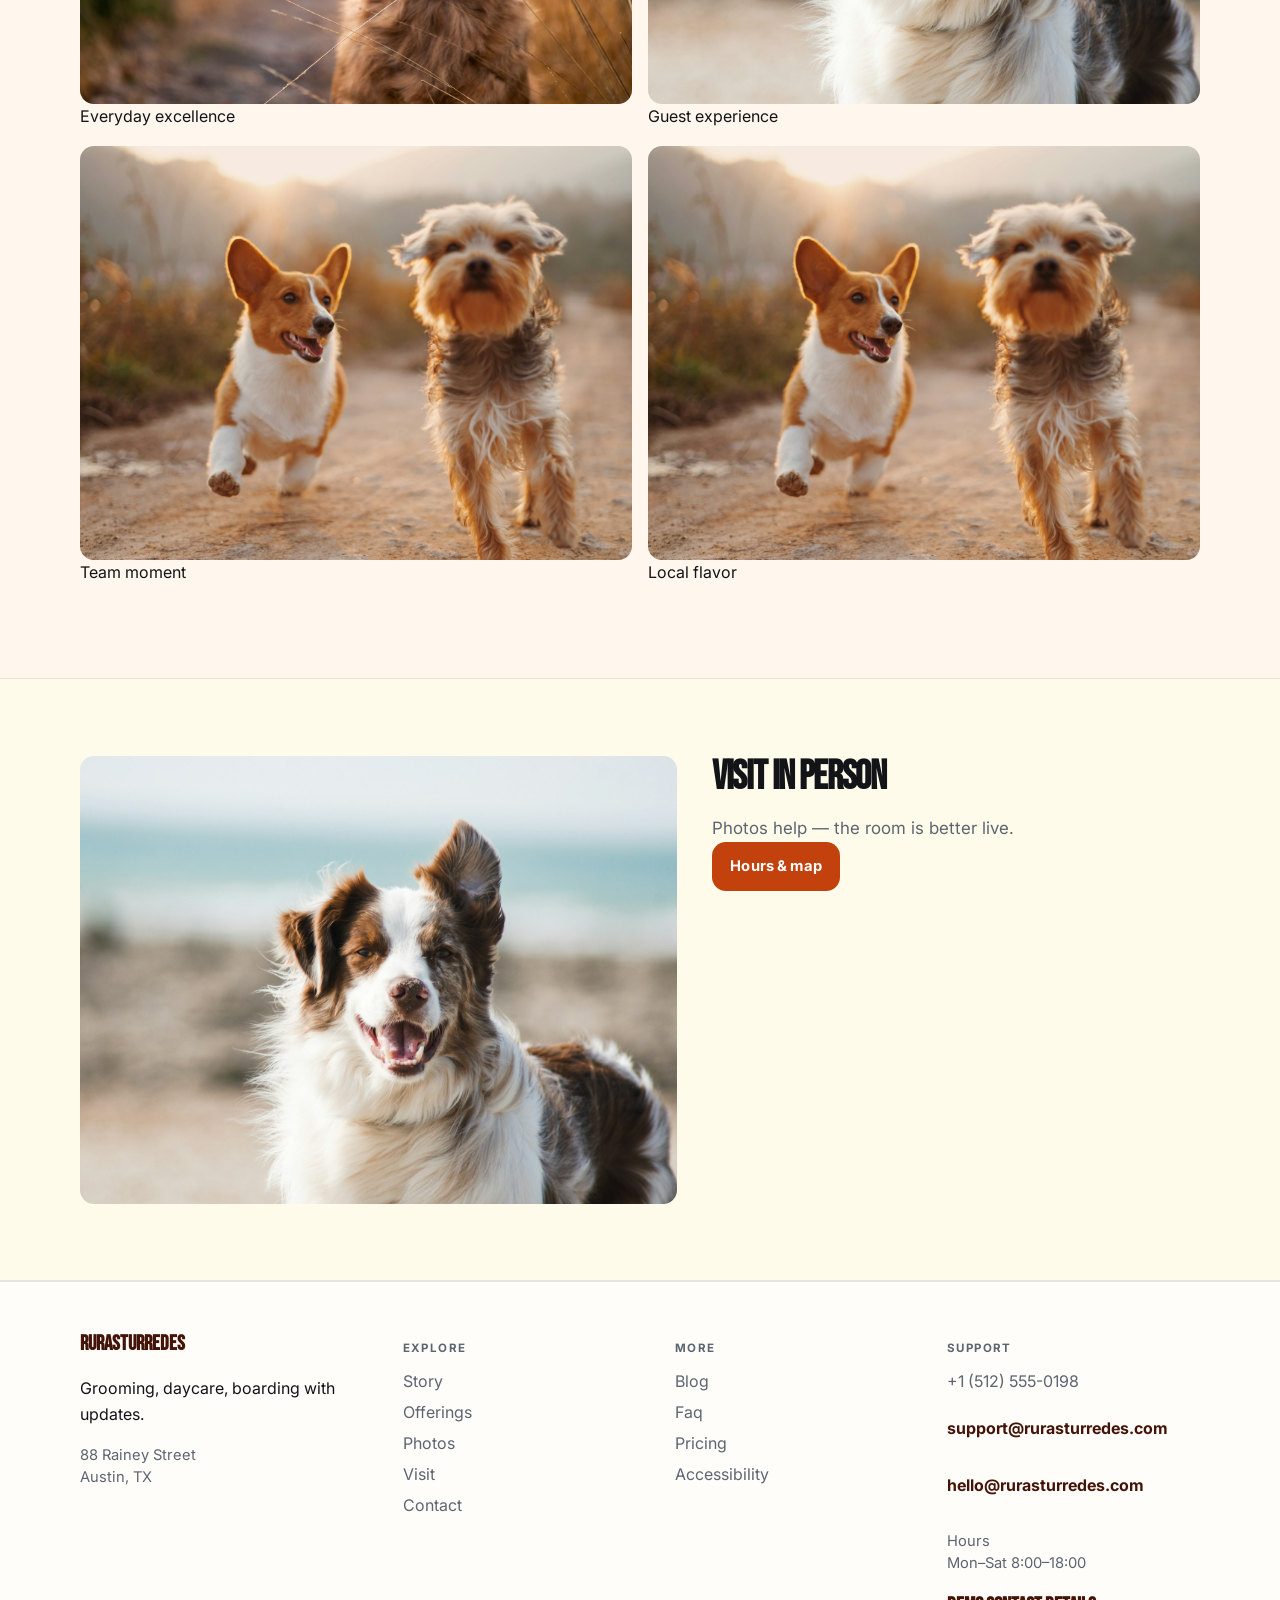
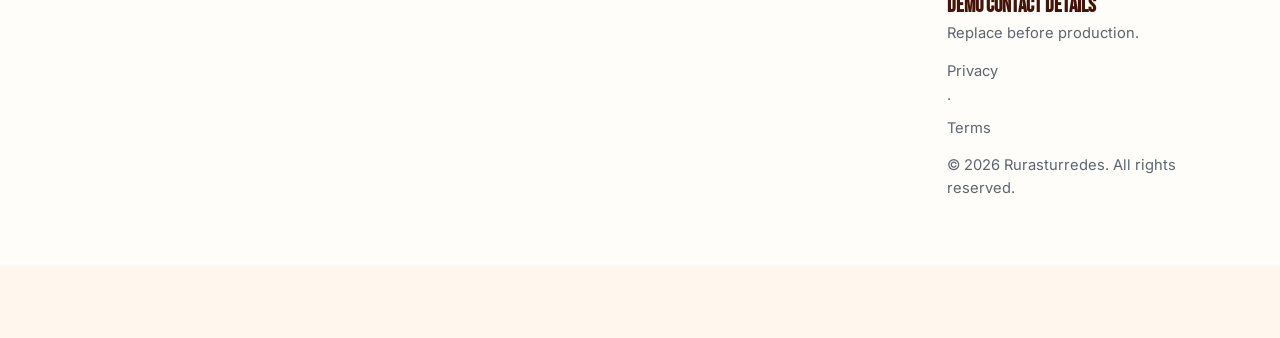
<file: gallery.html>
<!DOCTYPE html>
<html lang="en">
<head>
  <meta charset="UTF-8" />
  <meta name="viewport" content="width=device-width, initial-scale=1" />
  <title>Gallery | Rurasturredes</title>
  <meta name="description" content="Photos from Rurasturredes" />
  <meta property="og:title" content="Gallery | Rurasturredes" />
  <meta property="og:description" content="Photos from Rurasturredes" />
  <meta property="og:type" content="website" />
  <meta name="twitter:card" content="summary_large_image" />
  <meta name="twitter:title" content="Gallery | Rurasturredes" />
  <meta name="twitter:description" content="Photos from Rurasturredes" />
  <meta property="og:image" content="assets/img-1.jpg" />
  <meta name="twitter:image" content="assets/img-1.jpg" />
  <meta property="og:url" content="https://rurasturredes.github.io" />
  <script type="application/ld+json">{"@context": "https://schema.org", "@type": "LocalBusiness", "name": "Rurasturredes", "description": "Grooming, daycare, boarding with updates.", "url": "https://rurasturredes.github.io", "image": "assets/img-1.jpg"}</script>
<script type="application/ld+json">{"@context": "https://schema.org", "@type": "FAQPage", "mainEntity": [{"@type": "Question", "name": "Where are you?", "acceptedAnswer": {"@type": "Answer", "text": "88 Rainey Street, Austin, TX. See the map on Visit."}}, {"@type": "Question", "name": "How do I reach support?", "acceptedAnswer": {"@type": "Answer", "text": "Use the Contact form or email support@rurasturredes.com. We reply during open hours."}}, {"@type": "Question", "name": "How do I book?", "acceptedAnswer": {"@type": "Answer", "text": "Send a message on Contact, email bookings@rurasturredes.com, or call +1 (512) 555-0198."}}, {"@type": "Question", "name": "Are prices current?", "acceptedAnswer": {"@type": "Answer", "text": "Listed prices are current and may shift with seasons — we update this site when they do."}}, {"@type": "Question", "name": "Do you take groups?", "acceptedAnswer": {"@type": "Answer", "text": "Yes for many bookings — tell us the size and date and we'll confirm what Rurasturredes can host."}}, {"@type": "Question", "name": "What should I bring?", "acceptedAnswer": {"@type": "Answer", "text": "Just yourself (and any notes on allergies, sizes, or preferences). We'll handle the rest."}}, {"@type": "Question", "name": "Is the space accessible?", "acceptedAnswer": {"@type": "Answer", "text": "See our Accessibility page for entrance, seating and restroom notes."}}, {"@type": "Question", "name": "Do you offer gift cards?", "acceptedAnswer": {"@type": "Answer", "text": "Yes — see our Gift Cards page for digital and in-store options."}}, {"@type": "Question", "name": "Can I book for someone else?", "acceptedAnswer": {"@type": "Answer", "text": "Yes — include their name and preferences in the contact form."}}, {"@type": "Question", "name": "Is parking available?", "acceptedAnswer": {"@type": "Answer", "text": "See Locations for the branch closest to you in Austin."}}, {"@type": "Question", "name": "Do you take walk-ins at Rurasturredes?", "acceptedAnswer": {"@type": "Answer", "text": "Yes when capacity allows — check Visit for peak hours."}}, {"@type": "Question", "name": "Do you host private events?", "acceptedAnswer": {"@type": "Answer", "text": "Contact us with date, headcount and offerings preferences."}}, {"@type": "Question", "name": "Where can I read updates?", "acceptedAnswer": {"@type": "Answer", "text": "Blog and Journal pages publish changes before social media."}}, {"@type": "Question", "name": "How do I join the team?", "acceptedAnswer": {"@type": "Answer", "text": "Open roles are listed on Careers — we reply to every application."}}]}</script>
<script type="application/ld+json">{"@context": "https://schema.org", "@type": "WebSite", "name": "Rurasturredes", "url": "https://rurasturredes.github.io", "description": "Grooming, daycare, boarding with updates."}</script>
  <link rel="alternate" hreflang="en" href="index.html" />
  <link rel="alternate" hreflang="x-default" href="index.html" />
  <meta name="theme-color" content="#111111" />
  <link rel="preconnect" href="https://fonts.googleapis.com" />
  <link rel="preconnect" href="https://fonts.gstatic.com" crossorigin />
  <link href="https://fonts.googleapis.com/css2?family=Bebas+Neue&family=Inter:wght@400;500;600;700&display=swap" rel="stylesheet" />
  <link rel="stylesheet" href="styles.css" />
  <link rel="icon" href="favicon.svg" type="image/svg+xml" />
</head>
<body>

  <header class="top">
    <div class="shell bar">
      <a class="logo" href="index.html">Rurasturredes</a>
      <button class="nav-toggle" type="button" aria-label="Open menu" data-nav-toggle>
        <span></span><span></span><span></span>
      </button>
      <nav data-nav><a href="index.html">Home</a><a href="story.html">Story</a><a href="offerings.html">Offerings</a><a href="gallery.html" class="on">Photos</a><a href="visit.html">Visit</a><a href="contact.html">Contact</a></nav>
      <button type="button" class="theme-toggle" data-theme-toggle aria-label="Toggle dark mode">◐</button>
      <a class="cta" href="contact.html" data-open-book>Reserve</a>
    </div>
  </header>  <main class="page">
    <section class="page-hero"><div class="shell">
      <p class="eyebrow">Gallery</p><h1>A look inside</h1><p class="lead">Grooming, daycare, boarding with updates. Tap any photo.</p>
    </div></section>
    <section class="block"><div class="shell gallery-masonry" data-gallery-list="assets/img-3.jpg,assets/img-4.jpg,assets/img-5.jpg,assets/img-6.jpg,assets/img-7.jpg,assets/img-8.jpg,assets/img-9.jpg,assets/img-10.jpg"><figure><button type="button" class="gal-btn" data-gallery-open data-index="0"><img src="assets/img-3.jpg" alt="Craft detail at Rurasturredes" loading="lazy" /></button><figcaption>Craft detail</figcaption></figure>
<figure><button type="button" class="gal-btn" data-gallery-open data-index="1"><img src="assets/img-4.jpg" alt="Behind the scenes at Rurasturredes" loading="lazy" /></button><figcaption>Behind the scenes</figcaption></figure>
<figure><button type="button" class="gal-btn" data-gallery-open data-index="2"><img src="assets/img-5.jpg" alt="Everyday excellence at Rurasturredes" loading="lazy" /></button><figcaption>Everyday excellence</figcaption></figure>
<figure><button type="button" class="gal-btn" data-gallery-open data-index="3"><img src="assets/img-6.jpg" alt="Team moment at Rurasturredes" loading="lazy" /></button><figcaption>Team moment</figcaption></figure>
<figure><button type="button" class="gal-btn" data-gallery-open data-index="4"><img src="assets/img-7.jpg" alt="Finished work at Rurasturredes" loading="lazy" /></button><figcaption>Finished work</figcaption></figure>
<figure><button type="button" class="gal-btn" data-gallery-open data-index="5"><img src="assets/img-8.jpg" alt="Signature space at Rurasturredes" loading="lazy" /></button><figcaption>Signature space</figcaption></figure>
<figure><button type="button" class="gal-btn" data-gallery-open data-index="6"><img src="assets/img-9.jpg" alt="Guest experience at Rurasturredes" loading="lazy" /></button><figcaption>Guest experience</figcaption></figure>
<figure><button type="button" class="gal-btn" data-gallery-open data-index="7"><img src="assets/img-10.jpg" alt="Local flavor at Rurasturredes" loading="lazy" /></button><figcaption>Local flavor</figcaption></figure></div></section>
    <section class="block tint"><div class="shell split">
      <img class="solo" src="assets/img-9.jpg" alt="Rurasturredes" />
      <div><h2>Visit in person</h2><p class="lead">Photos help — the room is better live.</p>
      <a class="btn solid" href="visit.html">Hours &amp; map</a></div>
    </div></section>
  </main>
  <footer class="foot">
    <div class="shell foot-grid">
      <div>
        <strong>Rurasturredes</strong>
        <p>Grooming, daycare, boarding with updates.</p>
        <p class="foot-meta">88 Rainey Street<br/>Austin, TX</p>
      </div>
      <div>
        <p class="fh">Explore</p>
        <a href="story.html">Story</a><a href="offerings.html">Offerings</a><a href="gallery.html">Photos</a><a href="visit.html">Visit</a><a href="contact.html">Contact</a>
      </div>
      <div>
        <p class="fh">More</p>
        <a href="blog.html">Blog</a><a href="faq.html">Faq</a><a href="pricing.html">Pricing</a><a href="accessibility.html">Accessibility</a>
      </div>
      <div>
        <p class="fh">Support</p>
        <a href="tel:+15125550198">+1 (512) 555-0198</a>
        <p class="mail-plain">support@rurasturredes.com</p>
        <p class="mail-plain">hello@rurasturredes.com</p>
        <p class="foot-meta">Hours<br/>Mon–Sat 8:00–18:00</p>
        <p class="foot-meta"><strong>Demo contact details</strong><br/>Replace before production.</p>
        <p class="foot-meta"><a href="privacy.html">Privacy</a> · <a href="terms.html">Terms</a></p>
        <p class="foot-meta">© 2026 Rurasturredes. All rights reserved.</p>
      </div>
    </div>
  </footer>
  <div class="cookie-bar" data-cookie-bar hidden>
    <p>We use cookies for form delivery and theme preferences.</p>
    <button type="button" class="btn solid" data-cookie-accept>Accept</button>
  </div>
  <div class="mobile-cta">
    <a href="tel:+15125550198">Call</a>
    <button type="button" data-open-book>Book</button>
    <a href="visit.html">Map</a>
  </div>
  <div class="toast" data-toast hidden></div>

  <div class="modal" data-book-modal hidden>
    <div class="modal-card">
      <button class="modal-close" type="button" data-close-book aria-label="Close">×</button>
      <p class="eyebrow">Quick request</p>
      <h3>Contact Rurasturredes</h3>
      <p class="lead">Send the essentials and we will reply by email.</p>
      <form class="contact-form compact" data-quick-book data-support="support@rurasturredes.com">
        <label>Name<input name="name" required placeholder="Your name" /></label>
        <label>Email<input type="email" name="email" required placeholder="you@email.com" /></label>
        <label>Timing<input name="when" required placeholder="Preferred date or timeline" /></label>
        <label>Notes<textarea name="message" rows="3" placeholder="Project, product, service or other details…"></textarea></label>
        <button class="btn solid" type="submit">Book</button>
      </form>
    </div>
  </div>

  <div class="lightbox" data-lightbox hidden>
    <button class="modal-close" type="button" data-lightbox-close aria-label="Close">×</button>
    <img data-lightbox-img alt="" />
    <div class="lightbox-nav">
      <button type="button" data-lightbox-prev>‹</button>
      <button type="button" data-lightbox-next>›</button>
    </div>
  </div>
  <script src="site.js"></script>
</body></html>
</file>
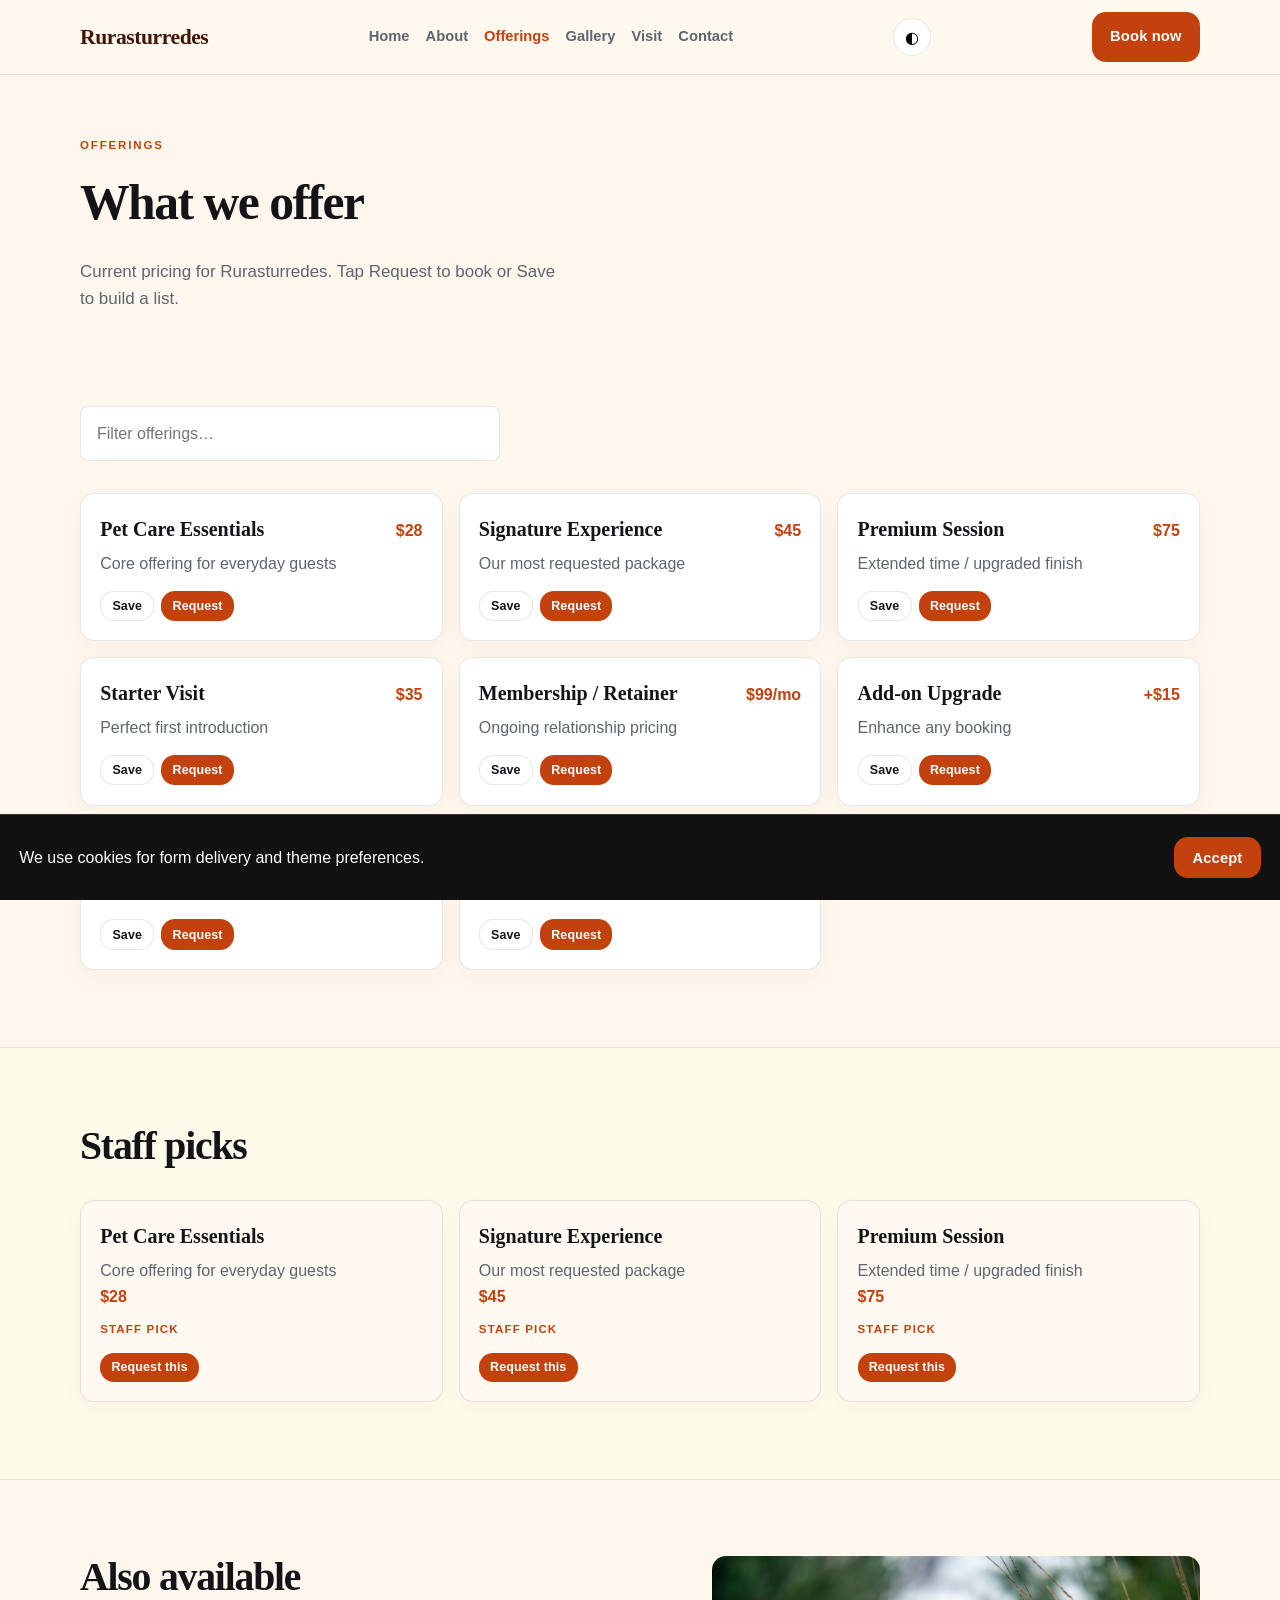
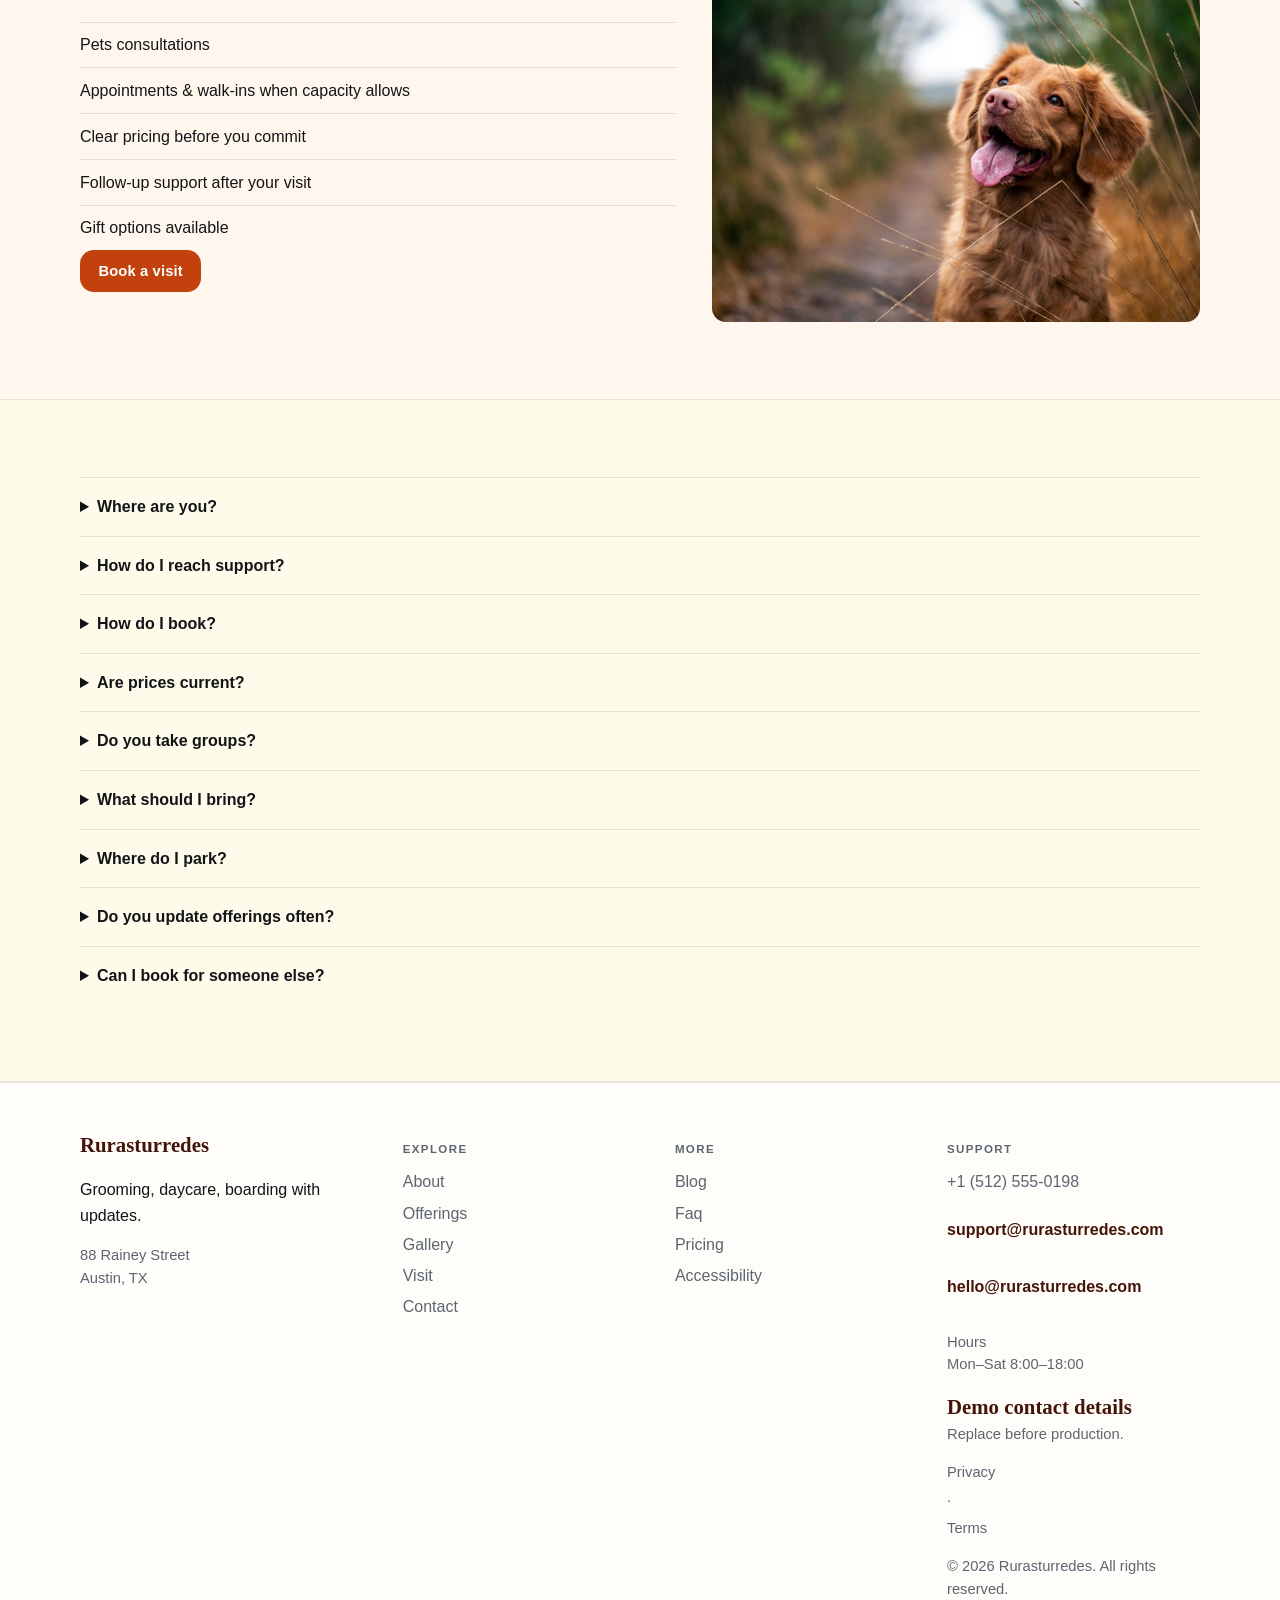
<file: offerings.html>
<!DOCTYPE html>
<html lang="en">
<head>
  <meta charset="UTF-8" />
  <meta name="viewport" content="width=device-width, initial-scale=1" />
  <title>Offerings | Rurasturredes</title>
  <meta name="description" content="Offerings — Rurasturredes" />
  <meta property="og:title" content="Offerings | Rurasturredes" />
  <meta property="og:description" content="Offerings — Rurasturredes" />
  <meta property="og:type" content="website" />
  <meta name="twitter:card" content="summary_large_image" />
  <meta name="twitter:title" content="Offerings | Rurasturredes" />
  <meta name="twitter:description" content="Offerings — Rurasturredes" />
  <meta property="og:image" content="assets/img-1.jpg" />
  <meta name="twitter:image" content="assets/img-1.jpg" />
  <meta property="og:url" content="https://rurasturredes.github.io" />
  <script type="application/ld+json">{"@context": "https://schema.org", "@type": "LocalBusiness", "name": "Rurasturredes", "description": "Grooming, daycare, boarding with updates.", "url": "https://rurasturredes.github.io", "image": "assets/img-1.jpg"}</script>
<script type="application/ld+json">{"@context": "https://schema.org", "@type": "FAQPage", "mainEntity": [{"@type": "Question", "name": "Where are you?", "acceptedAnswer": {"@type": "Answer", "text": "88 Rainey Street, Austin, TX. See the map on Visit."}}, {"@type": "Question", "name": "How do I reach support?", "acceptedAnswer": {"@type": "Answer", "text": "Use the Contact form or email support@rurasturredes.com. We reply during open hours."}}, {"@type": "Question", "name": "How do I book?", "acceptedAnswer": {"@type": "Answer", "text": "Send a message on Contact, email bookings@rurasturredes.com, or call +1 (512) 555-0198."}}, {"@type": "Question", "name": "Are prices current?", "acceptedAnswer": {"@type": "Answer", "text": "Listed prices are current and may shift with seasons — we update this site when they do."}}, {"@type": "Question", "name": "Do you take groups?", "acceptedAnswer": {"@type": "Answer", "text": "Yes for many bookings — tell us the size and date and we'll confirm what Rurasturredes can host."}}, {"@type": "Question", "name": "What should I bring?", "acceptedAnswer": {"@type": "Answer", "text": "Just yourself (and any notes on allergies, sizes, or preferences). We'll handle the rest."}}, {"@type": "Question", "name": "Can I book for someone else?", "acceptedAnswer": {"@type": "Answer", "text": "Yes — include their name and preferences in the contact form."}}, {"@type": "Question", "name": "Is parking available?", "acceptedAnswer": {"@type": "Answer", "text": "See Locations for the branch closest to you in Austin."}}, {"@type": "Question", "name": "Do you take walk-ins at Rurasturredes?", "acceptedAnswer": {"@type": "Answer", "text": "Yes when capacity allows — check Visit for peak hours."}}, {"@type": "Question", "name": "Do you host private events?", "acceptedAnswer": {"@type": "Answer", "text": "Contact us with date, headcount and offerings preferences."}}, {"@type": "Question", "name": "Where can I read updates?", "acceptedAnswer": {"@type": "Answer", "text": "Blog and Journal pages publish changes before social media."}}, {"@type": "Question", "name": "How do I join the team?", "acceptedAnswer": {"@type": "Answer", "text": "Open roles are listed on Careers — we reply to every application."}}, {"@type": "Question", "name": "Is the space accessible?", "acceptedAnswer": {"@type": "Answer", "text": "See our Accessibility page for entrance, seating and restroom notes."}}, {"@type": "Question", "name": "Do you offer gift cards?", "acceptedAnswer": {"@type": "Answer", "text": "Yes — see our Gift Cards page for digital and in-store options."}}]}</script>
<script type="application/ld+json">{"@context": "https://schema.org", "@type": "WebSite", "name": "Rurasturredes", "url": "https://rurasturredes.github.io", "description": "Grooming, daycare, boarding with updates."}</script>
  <link rel="alternate" hreflang="en" href="index.html" />
  <link rel="alternate" hreflang="x-default" href="index.html" />
  <meta name="theme-color" content="#111111" />
  <link rel="preconnect" href="https://fonts.googleapis.com" />
  <link rel="preconnect" href="https://fonts.gstatic.com" crossorigin />
  <link href="https://fonts.googleapis.com/css2?family=Cormorant+Garamond:wght@600;700&family=Source+Sans+3:wght@400;500;600;700&display=swap" rel="stylesheet" />
  <link rel="stylesheet" href="styles.css" />
  <link rel="icon" href="favicon.svg" type="image/svg+xml" />
</head>
<body>

  <header class="top">
    <div class="shell bar">
      <a class="logo" href="index.html">Rurasturredes</a>
      <button class="nav-toggle" type="button" aria-label="Open menu" data-nav-toggle>
        <span></span><span></span><span></span>
      </button>
      <nav data-nav><a href="index.html">Home</a><a href="about.html">About</a><a href="offerings.html" class="on">Offerings</a><a href="gallery.html">Gallery</a><a href="visit.html">Visit</a><a href="contact.html">Contact</a></nav>
      <button type="button" class="theme-toggle" data-theme-toggle aria-label="Toggle dark mode">◐</button>
      <a class="cta" href="contact.html" data-open-book>Book now</a>
    </div>
  </header>  <main class="page">
    <section class="page-hero"><div class="shell">
      <p class="eyebrow">Offerings</p>
      <h1>What we offer</h1>
      <p class="lead">Current pricing for Rurasturredes. Tap Request to book or Save to build a list.</p>
      <div class="saved-tray" data-saved-tray hidden><strong>Your list</strong><ul data-saved-list></ul>
      <button type="button" class="btn solid mini" data-open-book data-pref-from-list>Request saved</button>
      <button type="button" class="btn quiet mini" data-clear-saved>Clear</button></div>
    </div></section>
    <section class="block"><div class="shell"><div class="offer-tools"><input data-filter-offer type="search" placeholder="Filter offerings…" /></div>
    <div class="menu-grid"><article class="item" data-item="Pet Care Essentials">
          <div class="item-top"><h3>Pet Care Essentials</h3><span class="price">$28</span></div>
          <p>Core offering for everyday guests</p>
          <div class="item-actions">
            <button type="button" class="btn quiet mini" data-save-item data-name="Pet Care Essentials">Save</button>
            <button type="button" class="btn solid mini" data-open-book data-pref="Pet Care Essentials">Request</button>
          </div>
        </article>
<article class="item" data-item="Signature Experience">
          <div class="item-top"><h3>Signature Experience</h3><span class="price">$45</span></div>
          <p>Our most requested package</p>
          <div class="item-actions">
            <button type="button" class="btn quiet mini" data-save-item data-name="Signature Experience">Save</button>
            <button type="button" class="btn solid mini" data-open-book data-pref="Signature Experience">Request</button>
          </div>
        </article>
<article class="item" data-item="Premium Session">
          <div class="item-top"><h3>Premium Session</h3><span class="price">$75</span></div>
          <p>Extended time / upgraded finish</p>
          <div class="item-actions">
            <button type="button" class="btn quiet mini" data-save-item data-name="Premium Session">Save</button>
            <button type="button" class="btn solid mini" data-open-book data-pref="Premium Session">Request</button>
          </div>
        </article>
<article class="item" data-item="Starter Visit">
          <div class="item-top"><h3>Starter Visit</h3><span class="price">$35</span></div>
          <p>Perfect first introduction</p>
          <div class="item-actions">
            <button type="button" class="btn quiet mini" data-save-item data-name="Starter Visit">Save</button>
            <button type="button" class="btn solid mini" data-open-book data-pref="Starter Visit">Request</button>
          </div>
        </article>
<article class="item" data-item="Membership / Retainer">
          <div class="item-top"><h3>Membership / Retainer</h3><span class="price">$99/mo</span></div>
          <p>Ongoing relationship pricing</p>
          <div class="item-actions">
            <button type="button" class="btn quiet mini" data-save-item data-name="Membership / Retainer">Save</button>
            <button type="button" class="btn solid mini" data-open-book data-pref="Membership / Retainer">Request</button>
          </div>
        </article>
<article class="item" data-item="Add-on Upgrade">
          <div class="item-top"><h3>Add-on Upgrade</h3><span class="price">+$15</span></div>
          <p>Enhance any booking</p>
          <div class="item-actions">
            <button type="button" class="btn quiet mini" data-save-item data-name="Add-on Upgrade">Save</button>
            <button type="button" class="btn solid mini" data-open-book data-pref="Add-on Upgrade">Request</button>
          </div>
        </article>
<article class="item" data-item="Group / Team Option">
          <div class="item-top"><h3>Group / Team Option</h3><span class="price">Custom</span></div>
          <p>Built for more than one</p>
          <div class="item-actions">
            <button type="button" class="btn quiet mini" data-save-item data-name="Group / Team Option">Save</button>
            <button type="button" class="btn solid mini" data-open-book data-pref="Group / Team Option">Request</button>
          </div>
        </article>
<article class="item" data-item="Gift Certificate">
          <div class="item-top"><h3>Gift Certificate</h3><span class="price">$50</span></div>
          <p>Share the experience</p>
          <div class="item-actions">
            <button type="button" class="btn quiet mini" data-save-item data-name="Gift Certificate">Save</button>
            <button type="button" class="btn solid mini" data-open-book data-pref="Gift Certificate">Request</button>
          </div>
        </article></div></div></section>
    <section class="block tint"><div class="shell"><h2>Staff picks</h2><div class="menu-grid"><article class="item soft" data-item="Pet Care Essentials">
          <h3>Pet Care Essentials</h3><p>Core offering for everyday guests</p><span class="price">$28</span><p class="tag">Staff pick</p>
          <div class="item-actions">
            <button type="button" class="btn solid mini" data-open-book data-pref="Pet Care Essentials">Request this</button>
          </div>
        </article>
<article class="item soft" data-item="Signature Experience">
          <h3>Signature Experience</h3><p>Our most requested package</p><span class="price">$45</span><p class="tag">Staff pick</p>
          <div class="item-actions">
            <button type="button" class="btn solid mini" data-open-book data-pref="Signature Experience">Request this</button>
          </div>
        </article>
<article class="item soft" data-item="Premium Session">
          <h3>Premium Session</h3><p>Extended time / upgraded finish</p><span class="price">$75</span><p class="tag">Staff pick</p>
          <div class="item-actions">
            <button type="button" class="btn solid mini" data-open-book data-pref="Premium Session">Request this</button>
          </div>
        </article></div></div></section>
    <section class="block"><div class="shell split"><div><h2>Also available</h2><ul class="checks"><li>Pets consultations</li>
<li>Appointments & walk-ins when capacity allows</li>
<li>Clear pricing before you commit</li>
<li>Follow-up support after your visit</li>
<li>Gift options available</li></ul>
    <button type="button" class="btn solid" data-open-book>Book a visit</button></div>
    <img class="solo" src="assets/img-5.jpg" alt="offerings" /></div></section>
    <section class="block tint"><div class="shell"><div class="faq"><details><summary>Where are you?</summary><p>88 Rainey Street, Austin, TX. See the map on Visit.</p></details>
<details><summary>How do I reach support?</summary><p>Use the Contact form or email support@rurasturredes.com. We reply during open hours.</p></details>
<details><summary>How do I book?</summary><p>Send a message on Contact, email bookings@rurasturredes.com, or call +1 (512) 555-0198.</p></details>
<details><summary>Are prices current?</summary><p>Listed prices are current and may shift with seasons — we update this site when they do.</p></details>
<details><summary>Do you take groups?</summary><p>Yes for many bookings — tell us the size and date and we'll confirm what Rurasturredes can host.</p></details>
<details><summary>What should I bring?</summary><p>Just yourself (and any notes on allergies, sizes, or preferences). We'll handle the rest.</p></details>
<details><summary>Where do I park?</summary><p>See the Visit page for address and map links around Austin.</p></details>
<details><summary>Do you update offerings often?</summary><p>Yes — seasonal shifts are posted here first.</p></details>
<details><summary>Can I book for someone else?</summary><p>Yes — include their name and preferences in the Contact form or email support@rurasturredes.com.</p></details></div></div></section>
  </main>
  <footer class="foot">
    <div class="shell foot-grid">
      <div>
        <strong>Rurasturredes</strong>
        <p>Grooming, daycare, boarding with updates.</p>
        <p class="foot-meta">88 Rainey Street<br/>Austin, TX</p>
      </div>
      <div>
        <p class="fh">Explore</p>
        <a href="about.html">About</a><a href="offerings.html">Offerings</a><a href="gallery.html">Gallery</a><a href="visit.html">Visit</a><a href="contact.html">Contact</a>
      </div>
      <div>
        <p class="fh">More</p>
        <a href="blog.html">Blog</a><a href="faq.html">Faq</a><a href="pricing.html">Pricing</a><a href="accessibility.html">Accessibility</a>
      </div>
      <div>
        <p class="fh">Support</p>
        <a href="tel:+15125550198">+1 (512) 555-0198</a>
        <p class="mail-plain">support@rurasturredes.com</p>
        <p class="mail-plain">hello@rurasturredes.com</p>
        <p class="foot-meta">Hours<br/>Mon–Sat 8:00–18:00</p>
        <p class="foot-meta"><strong>Demo contact details</strong><br/>Replace before production.</p>
        <p class="foot-meta"><a href="privacy.html">Privacy</a> · <a href="terms.html">Terms</a></p>
        <p class="foot-meta">© 2026 Rurasturredes. All rights reserved.</p>
      </div>
    </div>
  </footer>
  <div class="cookie-bar" data-cookie-bar hidden>
    <p>We use cookies for form delivery and theme preferences.</p>
    <button type="button" class="btn solid" data-cookie-accept>Accept</button>
  </div>
  <div class="mobile-cta">
    <a href="tel:+15125550198">Call</a>
    <button type="button" data-open-book>Book</button>
    <a href="visit.html">Map</a>
  </div>
  <div class="toast" data-toast hidden></div>

  <div class="modal" data-book-modal hidden>
    <div class="modal-card">
      <button class="modal-close" type="button" data-close-book aria-label="Close">×</button>
      <p class="eyebrow">Quick request</p>
      <h3>Contact Rurasturredes</h3>
      <p class="lead">Send the essentials and we will reply by email.</p>
      <form class="contact-form compact" data-quick-book data-support="support@rurasturredes.com">
        <label>Name<input name="name" required placeholder="Your name" /></label>
        <label>Email<input type="email" name="email" required placeholder="you@email.com" /></label>
        <label>Timing<input name="when" required placeholder="Preferred date or timeline" /></label>
        <label>Notes<textarea name="message" rows="3" placeholder="Project, product, service or other details…"></textarea></label>
        <button class="btn solid" type="submit">Book</button>
      </form>
    </div>
  </div>

  <div class="lightbox" data-lightbox hidden>
    <button class="modal-close" type="button" data-lightbox-close aria-label="Close">×</button>
    <img data-lightbox-img alt="" />
    <div class="lightbox-nav">
      <button type="button" data-lightbox-prev>‹</button>
      <button type="button" data-lightbox-next>›</button>
    </div>
  </div>
  <script src="site.js"></script>
</body></html>
</file>
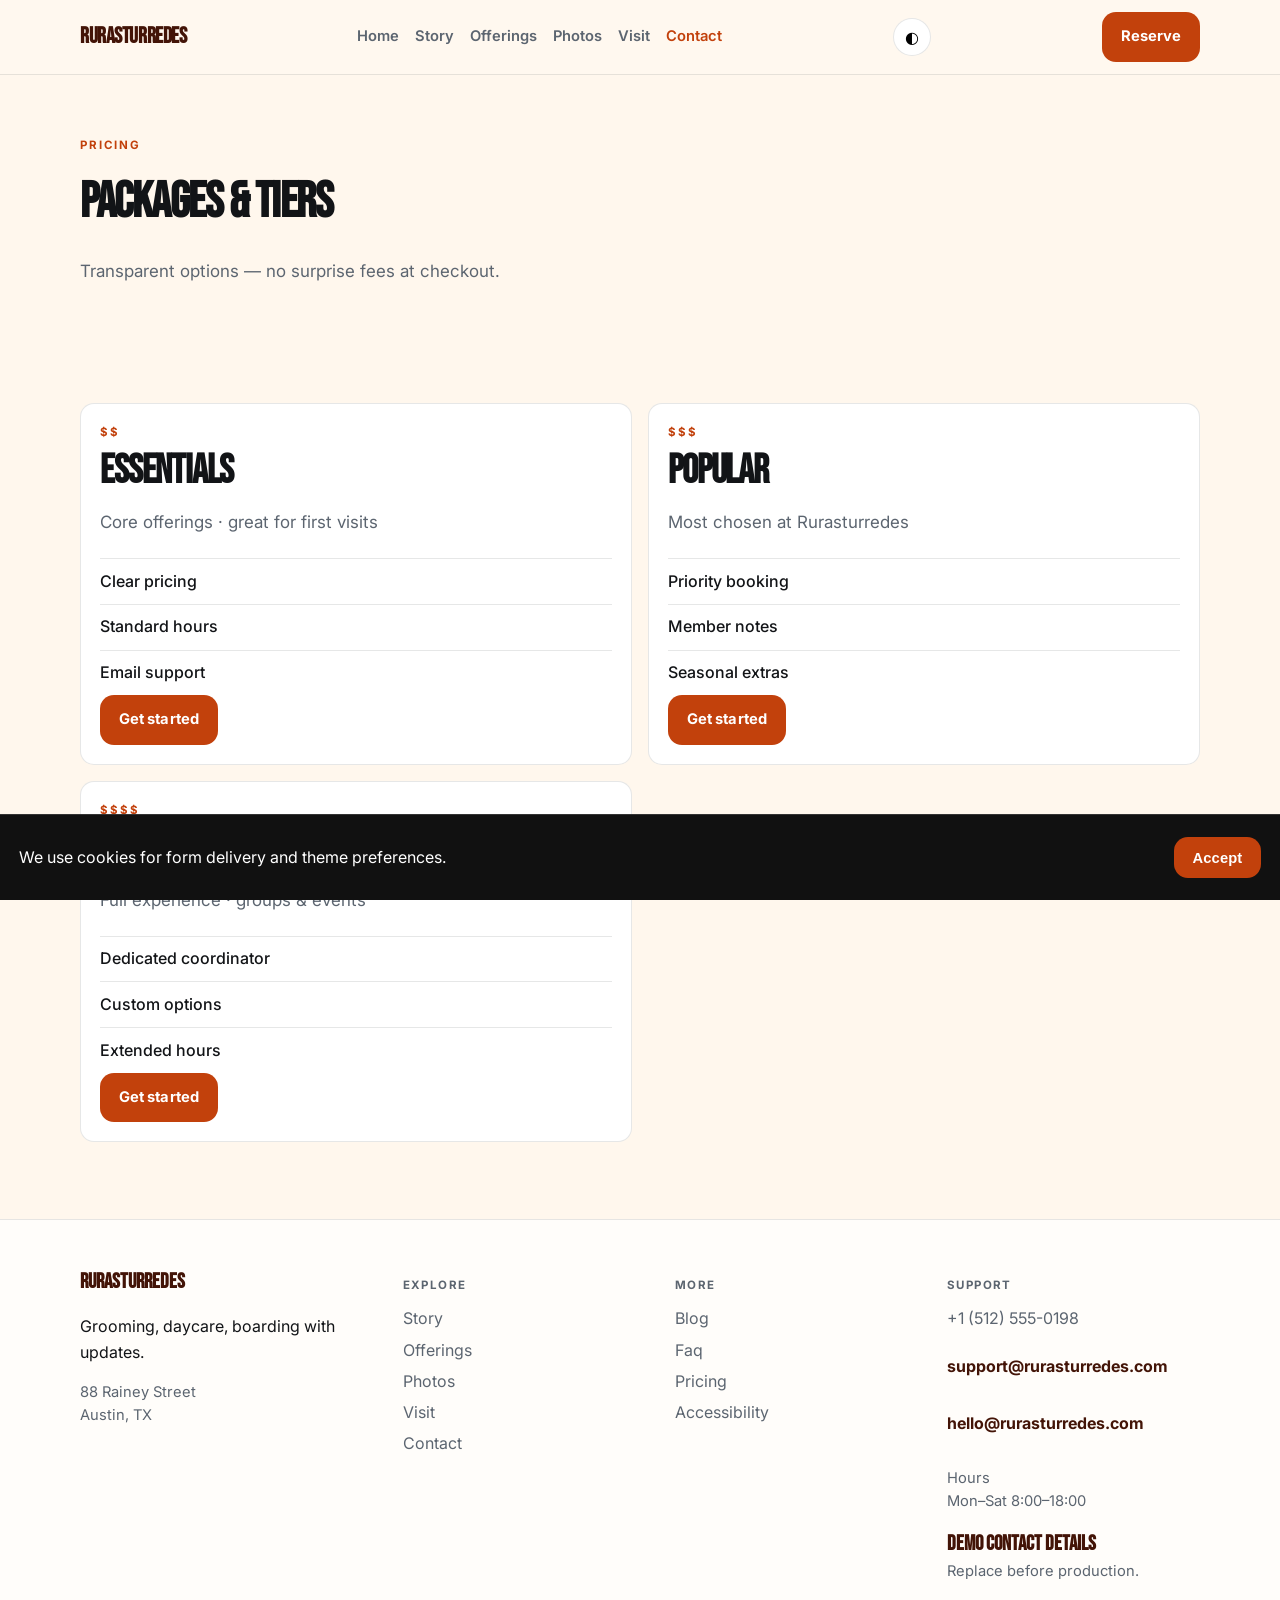
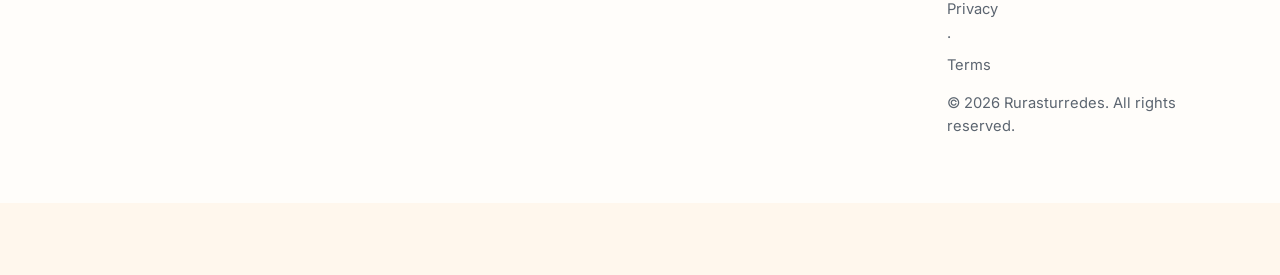
<file: pricing.html>
<!DOCTYPE html>
<html lang="en">
<head>
  <meta charset="UTF-8" />
  <meta name="viewport" content="width=device-width, initial-scale=1" />
  <title>Pricing | Rurasturredes</title>
  <meta name="description" content="Packages and pricing" />
  <meta property="og:title" content="Pricing | Rurasturredes" />
  <meta property="og:description" content="Packages and pricing" />
  <meta property="og:type" content="website" />
  <meta name="twitter:card" content="summary_large_image" />
  <meta name="twitter:title" content="Pricing | Rurasturredes" />
  <meta name="twitter:description" content="Packages and pricing" />
  <meta property="og:image" content="assets/img-1.jpg" />
  <meta name="twitter:image" content="assets/img-1.jpg" />
  <meta property="og:url" content="https://rurasturredes.github.io" />
  <script type="application/ld+json">{"@context": "https://schema.org", "@type": "LocalBusiness", "name": "Rurasturredes", "description": "Grooming, daycare, boarding with updates.", "url": "https://rurasturredes.github.io", "image": "assets/img-1.jpg"}</script>
<script type="application/ld+json">{"@context": "https://schema.org", "@type": "FAQPage", "mainEntity": [{"@type": "Question", "name": "Where are you?", "acceptedAnswer": {"@type": "Answer", "text": "88 Rainey Street, Austin, TX. See the map on Visit."}}, {"@type": "Question", "name": "How do I reach support?", "acceptedAnswer": {"@type": "Answer", "text": "Use the Contact form or email support@rurasturredes.com. We reply during open hours."}}, {"@type": "Question", "name": "How do I book?", "acceptedAnswer": {"@type": "Answer", "text": "Send a message on Contact, email bookings@rurasturredes.com, or call +1 (512) 555-0198."}}, {"@type": "Question", "name": "Are prices current?", "acceptedAnswer": {"@type": "Answer", "text": "Listed prices are current and may shift with seasons — we update this site when they do."}}, {"@type": "Question", "name": "Do you take groups?", "acceptedAnswer": {"@type": "Answer", "text": "Yes for many bookings — tell us the size and date and we'll confirm what Rurasturredes can host."}}, {"@type": "Question", "name": "What should I bring?", "acceptedAnswer": {"@type": "Answer", "text": "Just yourself (and any notes on allergies, sizes, or preferences). We'll handle the rest."}}, {"@type": "Question", "name": "Is the space accessible?", "acceptedAnswer": {"@type": "Answer", "text": "See our Accessibility page for entrance, seating and restroom notes."}}, {"@type": "Question", "name": "Do you offer gift cards?", "acceptedAnswer": {"@type": "Answer", "text": "Yes — see our Gift Cards page for digital and in-store options."}}, {"@type": "Question", "name": "Can I book for someone else?", "acceptedAnswer": {"@type": "Answer", "text": "Yes — include their name and preferences in the contact form."}}, {"@type": "Question", "name": "Is parking available?", "acceptedAnswer": {"@type": "Answer", "text": "See Locations for the branch closest to you in Austin."}}, {"@type": "Question", "name": "Do you take walk-ins at Rurasturredes?", "acceptedAnswer": {"@type": "Answer", "text": "Yes when capacity allows — check Visit for peak hours."}}, {"@type": "Question", "name": "Do you host private events?", "acceptedAnswer": {"@type": "Answer", "text": "Contact us with date, headcount and offerings preferences."}}, {"@type": "Question", "name": "Where can I read updates?", "acceptedAnswer": {"@type": "Answer", "text": "Blog and Journal pages publish changes before social media."}}, {"@type": "Question", "name": "How do I join the team?", "acceptedAnswer": {"@type": "Answer", "text": "Open roles are listed on Careers — we reply to every application."}}]}</script>
<script type="application/ld+json">{"@context": "https://schema.org", "@type": "WebSite", "name": "Rurasturredes", "url": "https://rurasturredes.github.io", "description": "Grooming, daycare, boarding with updates."}</script>
  <link rel="alternate" hreflang="en" href="index.html" />
  <link rel="alternate" hreflang="x-default" href="index.html" />
  <meta name="theme-color" content="#111111" />
  <link rel="preconnect" href="https://fonts.googleapis.com" />
  <link rel="preconnect" href="https://fonts.gstatic.com" crossorigin />
  <link href="https://fonts.googleapis.com/css2?family=Bebas+Neue&family=Inter:wght@400;500;600;700&display=swap" rel="stylesheet" />
  <link rel="stylesheet" href="styles.css" />
  <link rel="icon" href="favicon.svg" type="image/svg+xml" />
</head>
<body>

  <header class="top">
    <div class="shell bar">
      <a class="logo" href="index.html">Rurasturredes</a>
      <button class="nav-toggle" type="button" aria-label="Open menu" data-nav-toggle>
        <span></span><span></span><span></span>
      </button>
      <nav data-nav><a href="index.html">Home</a><a href="story.html">Story</a><a href="offerings.html">Offerings</a><a href="gallery.html">Photos</a><a href="visit.html">Visit</a><a href="contact.html" class="on">Contact</a></nav>
      <button type="button" class="theme-toggle" data-theme-toggle aria-label="Toggle dark mode">◐</button>
      <a class="cta" href="contact.html" data-open-book>Reserve</a>
    </div>
  </header>  <main class="page">
    <section class="page-hero"><div class="shell">
      <p class="eyebrow">Pricing</p>
      <h1>Packages &amp; tiers</h1>
      <p class="lead">Transparent options — no surprise fees at checkout.</p>
    </div></section>
    <section class="block"><div class="shell value-grid"><article class="price-tier reveal">
      <p class="eyebrow">$$</p>
      <h2>Essentials</h2>
      <p class="lead">Core offerings · great for first visits</p>
      <ul class="checks"><li>Clear pricing</li><li>Standard hours</li><li>Email support</li></ul>
      <a class="btn solid" href="contact.html" data-open-book>Get started</a>
    </article><article class="price-tier reveal">
      <p class="eyebrow">$$$</p>
      <h2>Popular</h2>
      <p class="lead">Most chosen at Rurasturredes</p>
      <ul class="checks"><li>Priority booking</li><li>Member notes</li><li>Seasonal extras</li></ul>
      <a class="btn solid" href="contact.html" data-open-book>Get started</a>
    </article><article class="price-tier reveal">
      <p class="eyebrow">$$$$</p>
      <h2>Premium</h2>
      <p class="lead">Full experience · groups &amp; events</p>
      <ul class="checks"><li>Dedicated coordinator</li><li>Custom options</li><li>Extended hours</li></ul>
      <a class="btn solid" href="contact.html" data-open-book>Get started</a>
    </article></div></section>
  </main>
  <footer class="foot">
    <div class="shell foot-grid">
      <div>
        <strong>Rurasturredes</strong>
        <p>Grooming, daycare, boarding with updates.</p>
        <p class="foot-meta">88 Rainey Street<br/>Austin, TX</p>
      </div>
      <div>
        <p class="fh">Explore</p>
        <a href="story.html">Story</a><a href="offerings.html">Offerings</a><a href="gallery.html">Photos</a><a href="visit.html">Visit</a><a href="contact.html">Contact</a>
      </div>
      <div>
        <p class="fh">More</p>
        <a href="blog.html">Blog</a><a href="faq.html">Faq</a><a href="pricing.html">Pricing</a><a href="accessibility.html">Accessibility</a>
      </div>
      <div>
        <p class="fh">Support</p>
        <a href="tel:+15125550198">+1 (512) 555-0198</a>
        <p class="mail-plain">support@rurasturredes.com</p>
        <p class="mail-plain">hello@rurasturredes.com</p>
        <p class="foot-meta">Hours<br/>Mon–Sat 8:00–18:00</p>
        <p class="foot-meta"><strong>Demo contact details</strong><br/>Replace before production.</p>
        <p class="foot-meta"><a href="privacy.html">Privacy</a> · <a href="terms.html">Terms</a></p>
        <p class="foot-meta">© 2026 Rurasturredes. All rights reserved.</p>
      </div>
    </div>
  </footer>
  <div class="cookie-bar" data-cookie-bar hidden>
    <p>We use cookies for form delivery and theme preferences.</p>
    <button type="button" class="btn solid" data-cookie-accept>Accept</button>
  </div>
  <div class="mobile-cta">
    <a href="tel:+15125550198">Call</a>
    <button type="button" data-open-book>Book</button>
    <a href="visit.html">Map</a>
  </div>
  <div class="toast" data-toast hidden></div>

  <div class="modal" data-book-modal hidden>
    <div class="modal-card">
      <button class="modal-close" type="button" data-close-book aria-label="Close">×</button>
      <p class="eyebrow">Quick request</p>
      <h3>Contact Rurasturredes</h3>
      <p class="lead">Send the essentials and we will reply by email.</p>
      <form class="contact-form compact" data-quick-book data-support="support@rurasturredes.com">
        <label>Name<input name="name" required placeholder="Your name" /></label>
        <label>Email<input type="email" name="email" required placeholder="you@email.com" /></label>
        <label>Timing<input name="when" required placeholder="Preferred date or timeline" /></label>
        <label>Notes<textarea name="message" rows="3" placeholder="Project, product, service or other details…"></textarea></label>
        <button class="btn solid" type="submit">Book</button>
      </form>
    </div>
  </div>

  <div class="lightbox" data-lightbox hidden>
    <button class="modal-close" type="button" data-lightbox-close aria-label="Close">×</button>
    <img data-lightbox-img alt="" />
    <div class="lightbox-nav">
      <button type="button" data-lightbox-prev>‹</button>
      <button type="button" data-lightbox-next>›</button>
    </div>
  </div>
  <script src="site.js"></script>
</body></html>
</file>
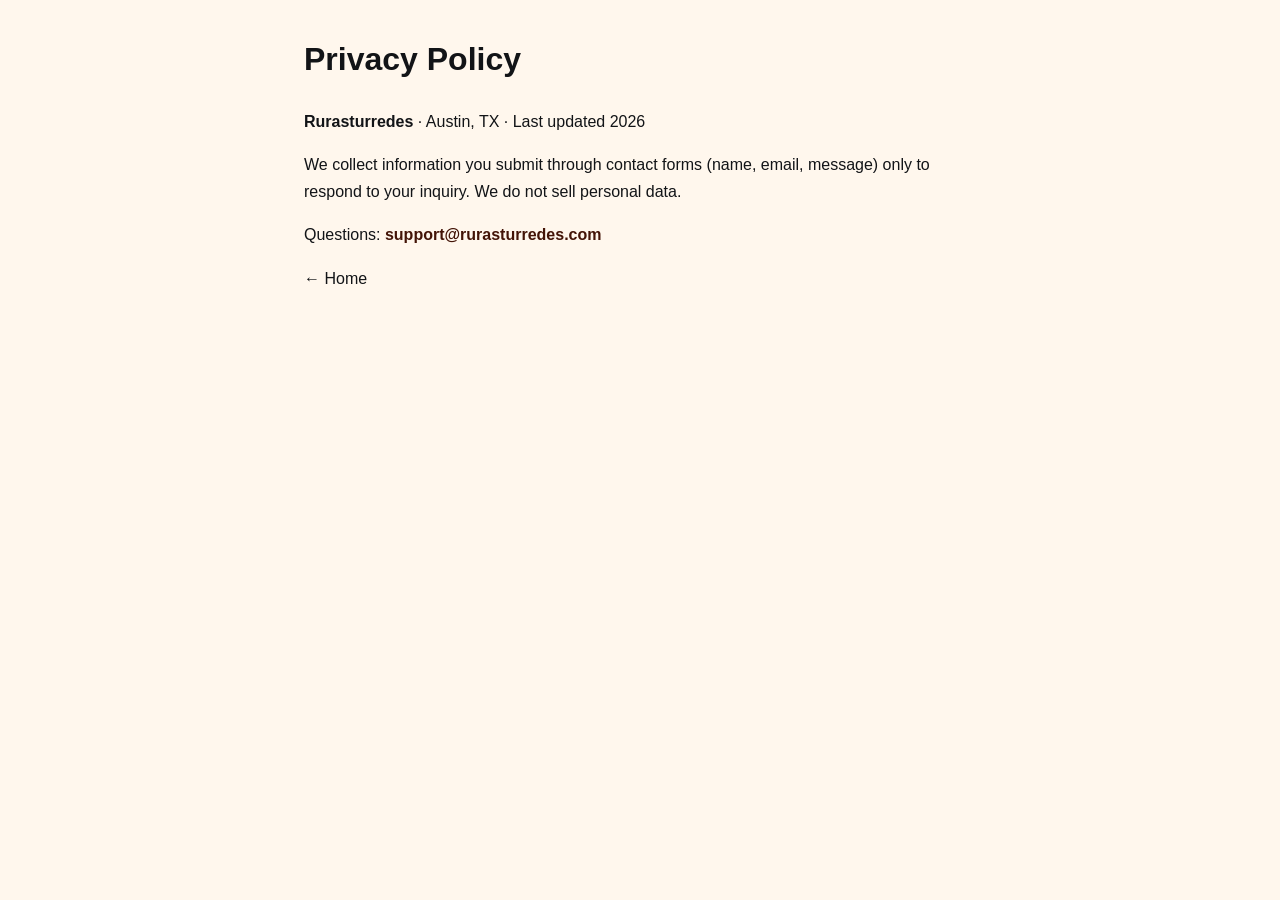
<file: privacy.html>
<!DOCTYPE html>
<html lang="en"><head><meta charset="UTF-8"><meta name="viewport" content="width=device-width,initial-scale=1">
<title>Privacy Policy | Rurasturredes</title>
<meta name="description" content="Privacy information for Rurasturredes">
<link rel="stylesheet" href="styles.css"></head>
<body><main class="page" style="max-width:720px;margin:2rem auto;padding:0 1.5rem;line-height:1.7">
<h1>Privacy Policy</h1>
<p><strong>Rurasturredes</strong> · Austin, TX · Last updated 2026</p>
<p>We collect information you submit through contact forms (name, email, message) only to respond to your inquiry. We do not sell personal data.</p>
<p>Questions: <span class="mail-plain">support@rurasturredes.com</span></p>
<p><a href="index.html">← Home</a></p>
</main></body></html>
</file>
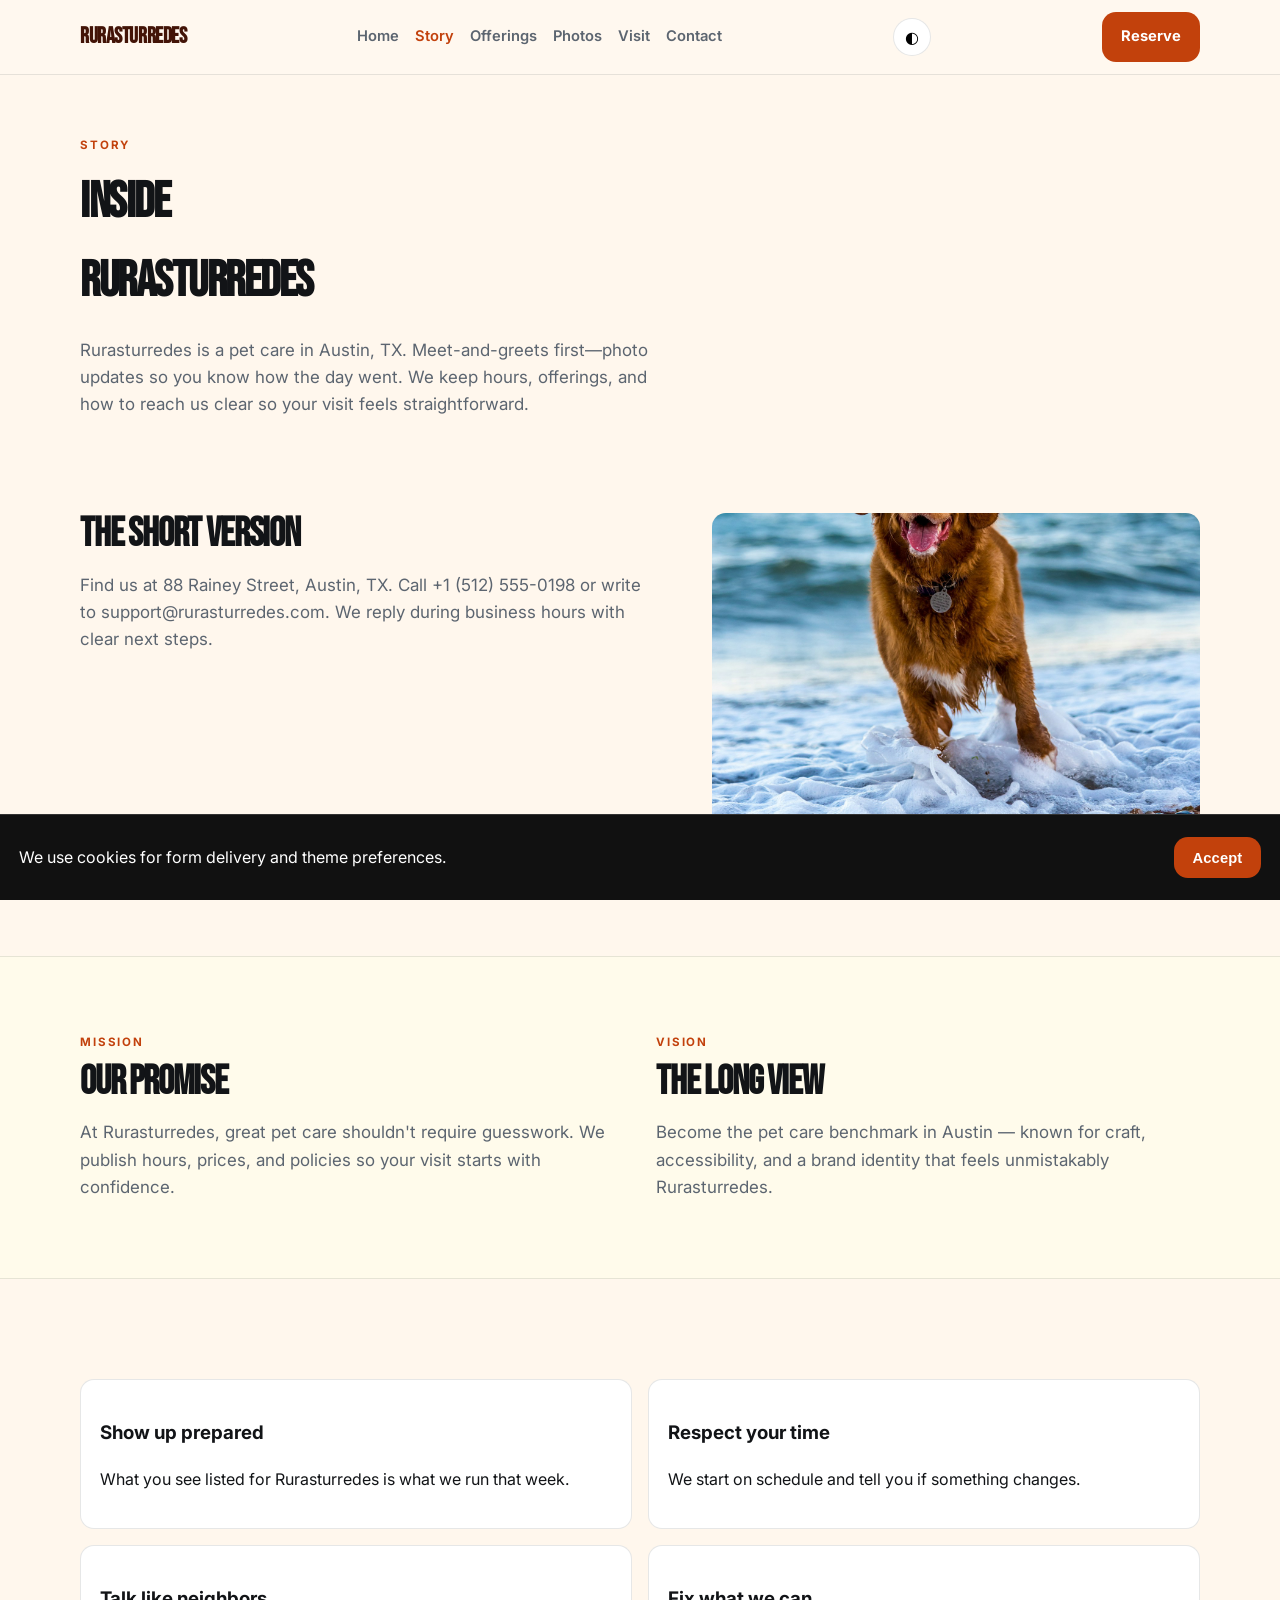
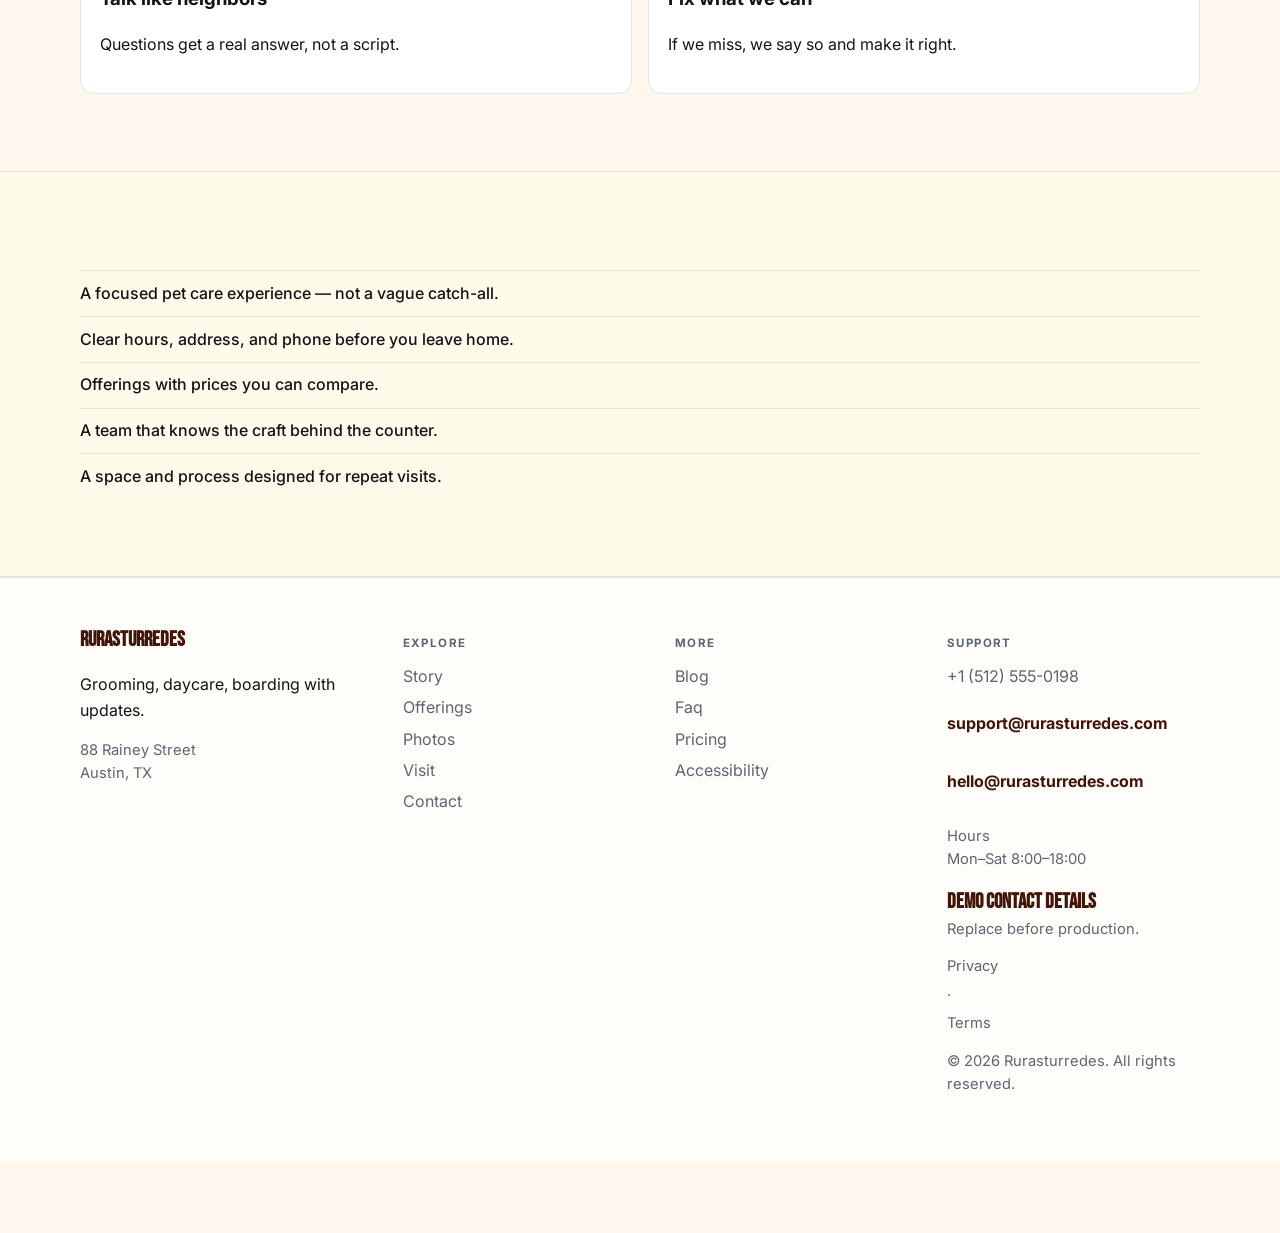
<file: story.html>
<!DOCTYPE html>
<html lang="en">
<head>
  <meta charset="UTF-8" />
  <meta name="viewport" content="width=device-width, initial-scale=1" />
  <title>Story | Rurasturredes</title>
  <meta name="description" content="Rurasturredes is a pet care in Austin, TX. Meet-and-greets first—photo updates so you know how the day went. We keep hours, offerings, and how to reac" />
  <meta property="og:title" content="Story | Rurasturredes" />
  <meta property="og:description" content="Rurasturredes is a pet care in Austin, TX. Meet-and-greets first—photo updates so you know how the day went. We keep hours, offerings, and how to reac" />
  <meta property="og:type" content="website" />
  <meta name="twitter:card" content="summary_large_image" />
  <meta name="twitter:title" content="Story | Rurasturredes" />
  <meta name="twitter:description" content="Rurasturredes is a pet care in Austin, TX. Meet-and-greets first—photo updates so you know how the day went. We keep hours, offerings, and how to reac" />
  <meta property="og:image" content="assets/img-1.jpg" />
  <meta name="twitter:image" content="assets/img-1.jpg" />
  <meta property="og:url" content="https://rurasturredes.github.io" />
  <script type="application/ld+json">{"@context": "https://schema.org", "@type": "LocalBusiness", "name": "Rurasturredes", "description": "Grooming, daycare, boarding with updates.", "url": "https://rurasturredes.github.io", "image": "assets/img-1.jpg"}</script>
<script type="application/ld+json">{"@context": "https://schema.org", "@type": "FAQPage", "mainEntity": [{"@type": "Question", "name": "Where are you?", "acceptedAnswer": {"@type": "Answer", "text": "88 Rainey Street, Austin, TX. See the map on Visit."}}, {"@type": "Question", "name": "How do I reach support?", "acceptedAnswer": {"@type": "Answer", "text": "Use the Contact form or email support@rurasturredes.com. We reply during open hours."}}, {"@type": "Question", "name": "How do I book?", "acceptedAnswer": {"@type": "Answer", "text": "Send a message on Contact, email bookings@rurasturredes.com, or call +1 (512) 555-0198."}}, {"@type": "Question", "name": "Are prices current?", "acceptedAnswer": {"@type": "Answer", "text": "Listed prices are current and may shift with seasons — we update this site when they do."}}, {"@type": "Question", "name": "Do you take groups?", "acceptedAnswer": {"@type": "Answer", "text": "Yes for many bookings — tell us the size and date and we'll confirm what Rurasturredes can host."}}, {"@type": "Question", "name": "What should I bring?", "acceptedAnswer": {"@type": "Answer", "text": "Just yourself (and any notes on allergies, sizes, or preferences). We'll handle the rest."}}, {"@type": "Question", "name": "Is the space accessible?", "acceptedAnswer": {"@type": "Answer", "text": "See our Accessibility page for entrance, seating and restroom notes."}}, {"@type": "Question", "name": "Do you offer gift cards?", "acceptedAnswer": {"@type": "Answer", "text": "Yes — see our Gift Cards page for digital and in-store options."}}, {"@type": "Question", "name": "Can I book for someone else?", "acceptedAnswer": {"@type": "Answer", "text": "Yes — include their name and preferences in the contact form."}}, {"@type": "Question", "name": "Is parking available?", "acceptedAnswer": {"@type": "Answer", "text": "See Locations for the branch closest to you in Austin."}}, {"@type": "Question", "name": "Do you take walk-ins at Rurasturredes?", "acceptedAnswer": {"@type": "Answer", "text": "Yes when capacity allows — check Visit for peak hours."}}, {"@type": "Question", "name": "Do you host private events?", "acceptedAnswer": {"@type": "Answer", "text": "Contact us with date, headcount and offerings preferences."}}, {"@type": "Question", "name": "Where can I read updates?", "acceptedAnswer": {"@type": "Answer", "text": "Blog and Journal pages publish changes before social media."}}, {"@type": "Question", "name": "How do I join the team?", "acceptedAnswer": {"@type": "Answer", "text": "Open roles are listed on Careers — we reply to every application."}}]}</script>
<script type="application/ld+json">{"@context": "https://schema.org", "@type": "WebSite", "name": "Rurasturredes", "url": "https://rurasturredes.github.io", "description": "Grooming, daycare, boarding with updates."}</script>
  <link rel="alternate" hreflang="en" href="index.html" />
  <link rel="alternate" hreflang="x-default" href="index.html" />
  <meta name="theme-color" content="#111111" />
  <link rel="preconnect" href="https://fonts.googleapis.com" />
  <link rel="preconnect" href="https://fonts.gstatic.com" crossorigin />
  <link href="https://fonts.googleapis.com/css2?family=Bebas+Neue&family=Inter:wght@400;500;600;700&display=swap" rel="stylesheet" />
  <link rel="stylesheet" href="styles.css" />
  <link rel="icon" href="favicon.svg" type="image/svg+xml" />
</head>
<body>

  <header class="top">
    <div class="shell bar">
      <a class="logo" href="index.html">Rurasturredes</a>
      <button class="nav-toggle" type="button" aria-label="Open menu" data-nav-toggle>
        <span></span><span></span><span></span>
      </button>
      <nav data-nav><a href="index.html">Home</a><a href="story.html" class="on">Story</a><a href="offerings.html">Offerings</a><a href="gallery.html">Photos</a><a href="visit.html">Visit</a><a href="contact.html">Contact</a></nav>
      <button type="button" class="theme-toggle" data-theme-toggle aria-label="Toggle dark mode">◐</button>
      <a class="cta" href="contact.html" data-open-book>Reserve</a>
    </div>
  </header>  <main class="page">
    <section class="page-hero"><div class="shell">
      <p class="eyebrow">Story</p>
      <h1>Inside Rurasturredes</h1>
      <p class="lead">Rurasturredes is a pet care in Austin, TX. Meet-and-greets first—photo updates so you know how the day went. We keep hours, offerings, and how to reach us clear so your visit feels straightforward.</p>
    </div></section>
    <section class="block"><div class="shell split">
      <div><h2>The short version</h2><p class="lead">Find us at 88 Rainey Street, Austin, TX. Call +1 (512) 555-0198 or write to support@rurasturredes.com. We reply during business hours with clear next steps.</p></div>
      <img class="solo" src="assets/img-4.jpg" alt="Rurasturredes" />
    </div></section>
    <section class="block tint"><div class="shell two-col">
      <article><p class="eyebrow">Mission</p><h2>Our promise</h2><p class="lead">At Rurasturredes, great pet care shouldn't require guesswork. We publish hours, prices, and policies so your visit starts with confidence.</p></article>
      <article><p class="eyebrow">Vision</p><h2>The long view</h2><p class="lead">Become the pet care benchmark in Austin — known for craft, accessibility, and a brand identity that feels unmistakably Rurasturredes.</p></article>
    </div></section>
    <section class="block"><div class="shell value-grid"><article><h3>Show up prepared</h3><p>What you see listed for Rurasturredes is what we run that week.</p></article>
<article><h3>Respect your time</h3><p>We start on schedule and tell you if something changes.</p></article>
<article><h3>Talk like neighbors</h3><p>Questions get a real answer, not a script.</p></article>
<article><h3>Fix what we can</h3><p>If we miss, we say so and make it right.</p></article></div></section>
    <section class="block tint"><div class="shell"><ul class="checks"><li>A focused pet care experience — not a vague catch-all.</li>
<li>Clear hours, address, and phone before you leave home.</li>
<li>Offerings with prices you can compare.</li>
<li>A team that knows the craft behind the counter.</li>
<li>A space and process designed for repeat visits.</li></ul></div></section>
  </main>
  <footer class="foot">
    <div class="shell foot-grid">
      <div>
        <strong>Rurasturredes</strong>
        <p>Grooming, daycare, boarding with updates.</p>
        <p class="foot-meta">88 Rainey Street<br/>Austin, TX</p>
      </div>
      <div>
        <p class="fh">Explore</p>
        <a href="story.html">Story</a><a href="offerings.html">Offerings</a><a href="gallery.html">Photos</a><a href="visit.html">Visit</a><a href="contact.html">Contact</a>
      </div>
      <div>
        <p class="fh">More</p>
        <a href="blog.html">Blog</a><a href="faq.html">Faq</a><a href="pricing.html">Pricing</a><a href="accessibility.html">Accessibility</a>
      </div>
      <div>
        <p class="fh">Support</p>
        <a href="tel:+15125550198">+1 (512) 555-0198</a>
        <p class="mail-plain">support@rurasturredes.com</p>
        <p class="mail-plain">hello@rurasturredes.com</p>
        <p class="foot-meta">Hours<br/>Mon–Sat 8:00–18:00</p>
        <p class="foot-meta"><strong>Demo contact details</strong><br/>Replace before production.</p>
        <p class="foot-meta"><a href="privacy.html">Privacy</a> · <a href="terms.html">Terms</a></p>
        <p class="foot-meta">© 2026 Rurasturredes. All rights reserved.</p>
      </div>
    </div>
  </footer>
  <div class="cookie-bar" data-cookie-bar hidden>
    <p>We use cookies for form delivery and theme preferences.</p>
    <button type="button" class="btn solid" data-cookie-accept>Accept</button>
  </div>
  <div class="mobile-cta">
    <a href="tel:+15125550198">Call</a>
    <button type="button" data-open-book>Book</button>
    <a href="visit.html">Map</a>
  </div>
  <div class="toast" data-toast hidden></div>

  <div class="modal" data-book-modal hidden>
    <div class="modal-card">
      <button class="modal-close" type="button" data-close-book aria-label="Close">×</button>
      <p class="eyebrow">Quick request</p>
      <h3>Contact Rurasturredes</h3>
      <p class="lead">Send the essentials and we will reply by email.</p>
      <form class="contact-form compact" data-quick-book data-support="support@rurasturredes.com">
        <label>Name<input name="name" required placeholder="Your name" /></label>
        <label>Email<input type="email" name="email" required placeholder="you@email.com" /></label>
        <label>Timing<input name="when" required placeholder="Preferred date or timeline" /></label>
        <label>Notes<textarea name="message" rows="3" placeholder="Project, product, service or other details…"></textarea></label>
        <button class="btn solid" type="submit">Book</button>
      </form>
    </div>
  </div>

  <div class="lightbox" data-lightbox hidden>
    <button class="modal-close" type="button" data-lightbox-close aria-label="Close">×</button>
    <img data-lightbox-img alt="" />
    <div class="lightbox-nav">
      <button type="button" data-lightbox-prev>‹</button>
      <button type="button" data-lightbox-next>›</button>
    </div>
  </div>
  <script src="site.js"></script>
</body></html>
</file>
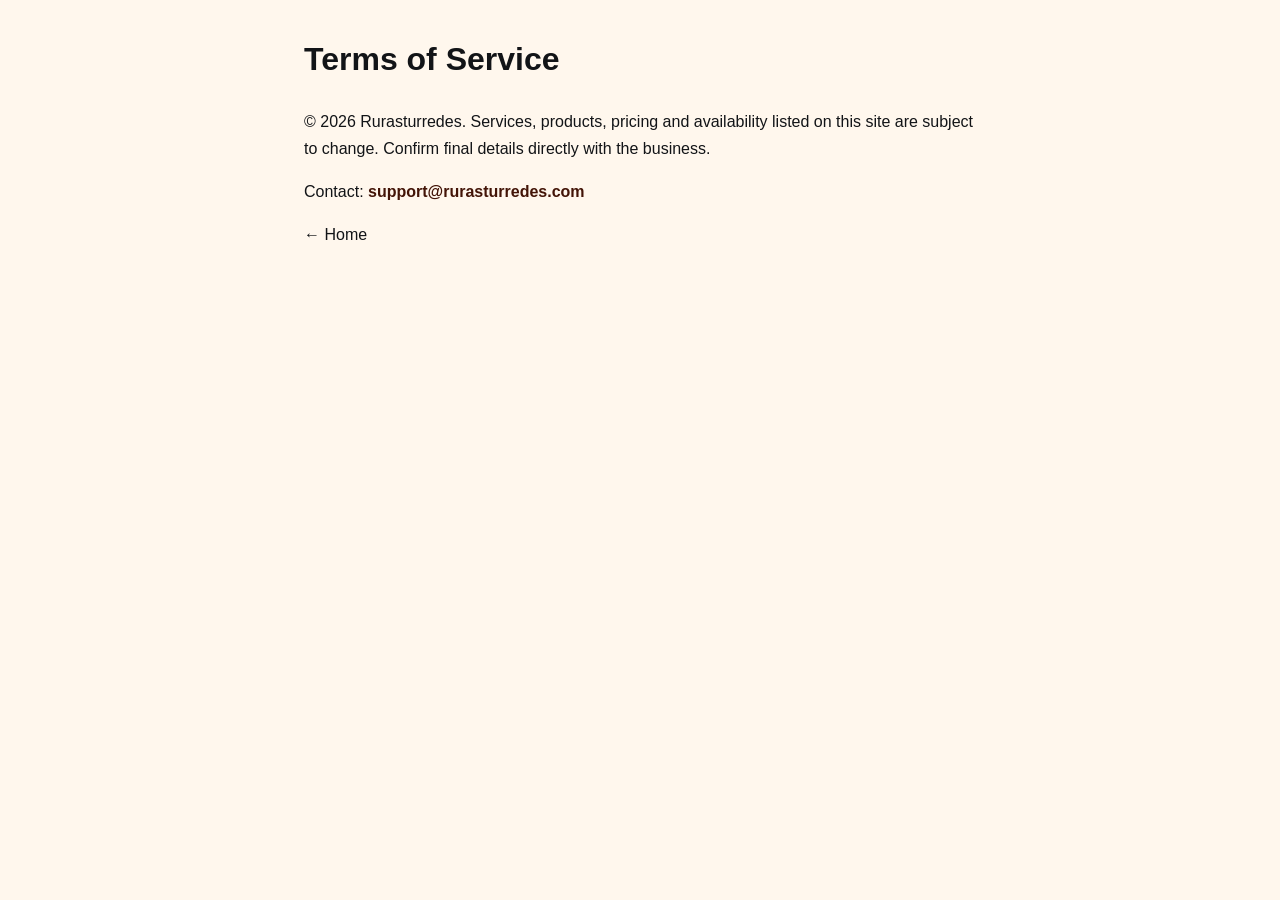
<file: terms.html>
<!DOCTYPE html>
<html lang="en"><head><meta charset="UTF-8"><meta name="viewport" content="width=device-width,initial-scale=1">
<title>Terms of Service | Rurasturredes</title>
<meta name="description" content="Terms and conditions for Rurasturredes">
<link rel="stylesheet" href="styles.css"></head>
<body><main class="page" style="max-width:720px;margin:2rem auto;padding:0 1.5rem;line-height:1.7">
<h1>Terms of Service</h1>
<p>© 2026 Rurasturredes. Services, products, pricing and availability listed on this site are subject to change. Confirm final details directly with the business.</p>
<p>Contact: <span class="mail-plain">support@rurasturredes.com</span></p>
<p><a href="index.html">← Home</a></p>
</main></body></html>
</file>
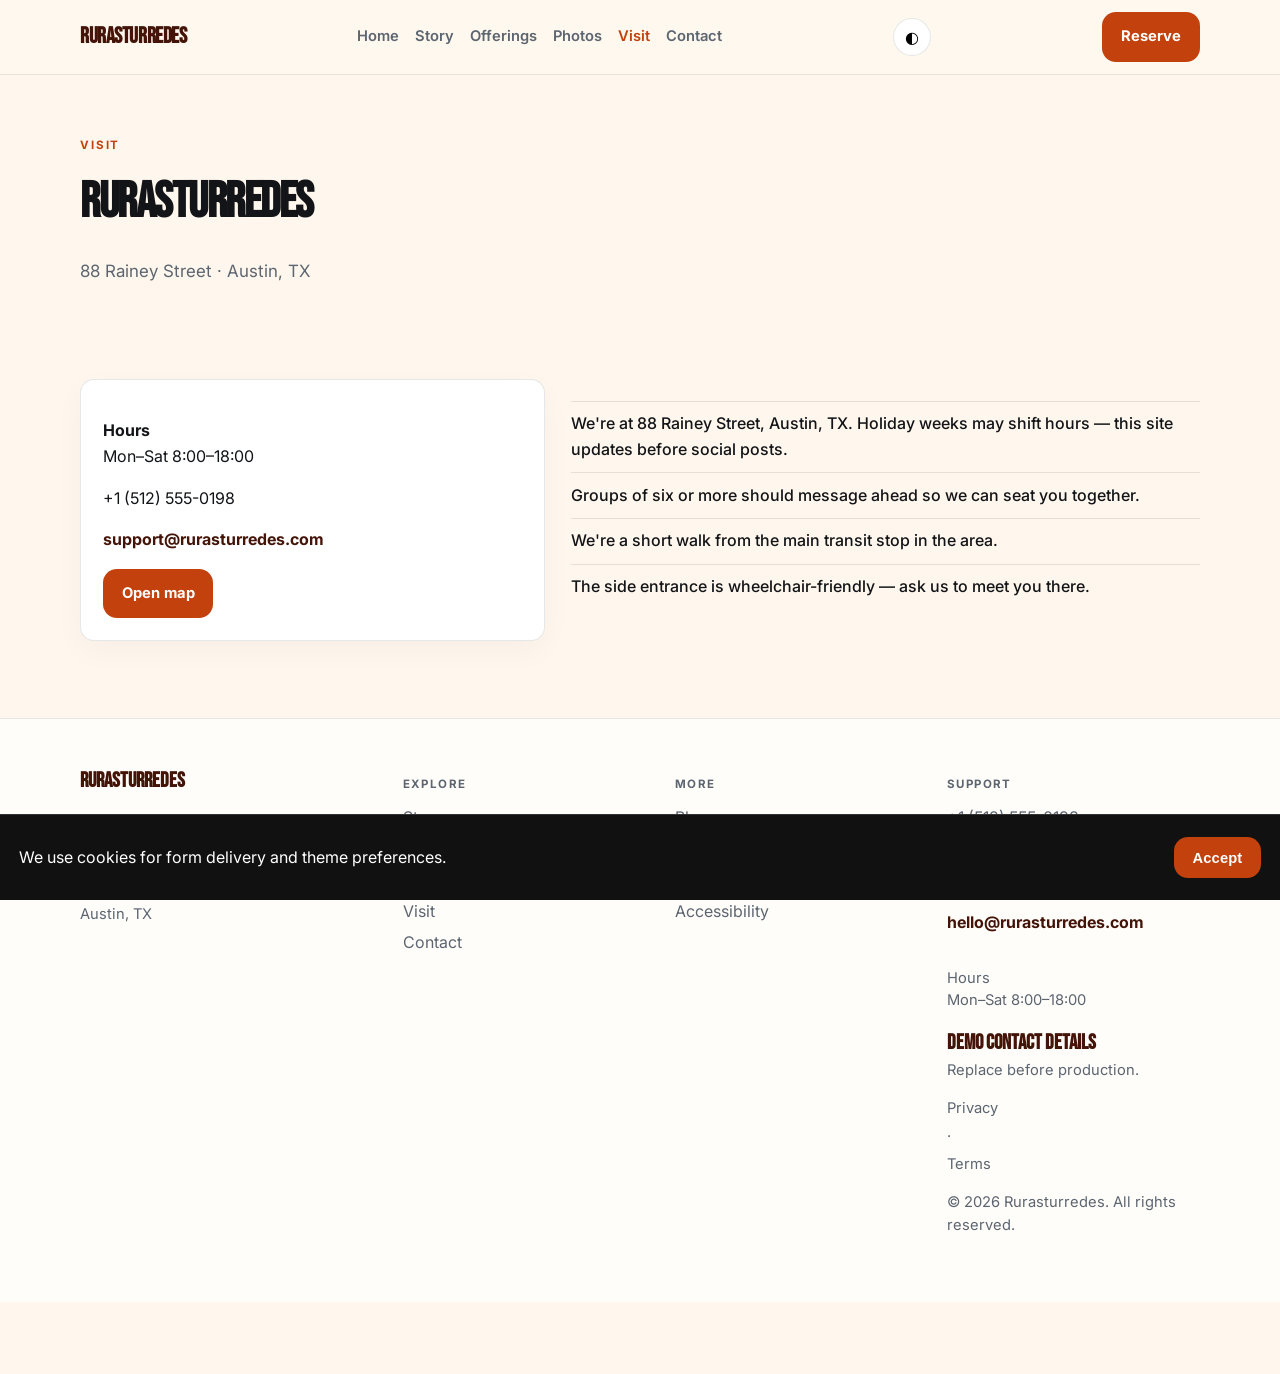
<file: visit.html>
<!DOCTYPE html>
<html lang="en">
<head>
  <meta charset="UTF-8" />
  <meta name="viewport" content="width=device-width, initial-scale=1" />
  <title>Visit | Rurasturredes</title>
  <meta name="description" content="Mon–Sat 8:00–18:00" />
  <meta property="og:title" content="Visit | Rurasturredes" />
  <meta property="og:description" content="Mon–Sat 8:00–18:00" />
  <meta property="og:type" content="website" />
  <meta name="twitter:card" content="summary_large_image" />
  <meta name="twitter:title" content="Visit | Rurasturredes" />
  <meta name="twitter:description" content="Mon–Sat 8:00–18:00" />
  <meta property="og:image" content="assets/img-1.jpg" />
  <meta name="twitter:image" content="assets/img-1.jpg" />
  <meta property="og:url" content="https://rurasturredes.github.io" />
  <script type="application/ld+json">{"@context": "https://schema.org", "@type": "LocalBusiness", "name": "Rurasturredes", "description": "Grooming, daycare, boarding with updates.", "url": "https://rurasturredes.github.io", "image": "assets/img-1.jpg"}</script>
<script type="application/ld+json">{"@context": "https://schema.org", "@type": "FAQPage", "mainEntity": [{"@type": "Question", "name": "Where are you?", "acceptedAnswer": {"@type": "Answer", "text": "88 Rainey Street, Austin, TX. See the map on Visit."}}, {"@type": "Question", "name": "How do I reach support?", "acceptedAnswer": {"@type": "Answer", "text": "Use the Contact form or email support@rurasturredes.com. We reply during open hours."}}, {"@type": "Question", "name": "How do I book?", "acceptedAnswer": {"@type": "Answer", "text": "Send a message on Contact, email bookings@rurasturredes.com, or call +1 (512) 555-0198."}}, {"@type": "Question", "name": "Are prices current?", "acceptedAnswer": {"@type": "Answer", "text": "Listed prices are current and may shift with seasons — we update this site when they do."}}, {"@type": "Question", "name": "Do you take groups?", "acceptedAnswer": {"@type": "Answer", "text": "Yes for many bookings — tell us the size and date and we'll confirm what Rurasturredes can host."}}, {"@type": "Question", "name": "What should I bring?", "acceptedAnswer": {"@type": "Answer", "text": "Just yourself (and any notes on allergies, sizes, or preferences). We'll handle the rest."}}, {"@type": "Question", "name": "Is the space accessible?", "acceptedAnswer": {"@type": "Answer", "text": "See our Accessibility page for entrance, seating and restroom notes."}}, {"@type": "Question", "name": "Do you offer gift cards?", "acceptedAnswer": {"@type": "Answer", "text": "Yes — see our Gift Cards page for digital and in-store options."}}, {"@type": "Question", "name": "Can I book for someone else?", "acceptedAnswer": {"@type": "Answer", "text": "Yes — include their name and preferences in the contact form."}}, {"@type": "Question", "name": "Is parking available?", "acceptedAnswer": {"@type": "Answer", "text": "See Locations for the branch closest to you in Austin."}}, {"@type": "Question", "name": "Do you take walk-ins at Rurasturredes?", "acceptedAnswer": {"@type": "Answer", "text": "Yes when capacity allows — check Visit for peak hours."}}, {"@type": "Question", "name": "Do you host private events?", "acceptedAnswer": {"@type": "Answer", "text": "Contact us with date, headcount and offerings preferences."}}, {"@type": "Question", "name": "Where can I read updates?", "acceptedAnswer": {"@type": "Answer", "text": "Blog and Journal pages publish changes before social media."}}, {"@type": "Question", "name": "How do I join the team?", "acceptedAnswer": {"@type": "Answer", "text": "Open roles are listed on Careers — we reply to every application."}}]}</script>
<script type="application/ld+json">{"@context": "https://schema.org", "@type": "WebSite", "name": "Rurasturredes", "url": "https://rurasturredes.github.io", "description": "Grooming, daycare, boarding with updates."}</script>
  <link rel="alternate" hreflang="en" href="index.html" />
  <link rel="alternate" hreflang="x-default" href="index.html" />
  <meta name="theme-color" content="#111111" />
  <link rel="preconnect" href="https://fonts.googleapis.com" />
  <link rel="preconnect" href="https://fonts.gstatic.com" crossorigin />
  <link href="https://fonts.googleapis.com/css2?family=Bebas+Neue&family=Inter:wght@400;500;600;700&display=swap" rel="stylesheet" />
  <link rel="stylesheet" href="styles.css" />
  <link rel="icon" href="favicon.svg" type="image/svg+xml" />
</head>
<body>

  <header class="top">
    <div class="shell bar">
      <a class="logo" href="index.html">Rurasturredes</a>
      <button class="nav-toggle" type="button" aria-label="Open menu" data-nav-toggle>
        <span></span><span></span><span></span>
      </button>
      <nav data-nav><a href="index.html">Home</a><a href="story.html">Story</a><a href="offerings.html">Offerings</a><a href="gallery.html">Photos</a><a href="visit.html" class="on">Visit</a><a href="contact.html">Contact</a></nav>
      <button type="button" class="theme-toggle" data-theme-toggle aria-label="Toggle dark mode">◐</button>
      <a class="cta" href="contact.html" data-open-book>Reserve</a>
    </div>
  </header>  <main class="page">
    <section class="page-hero"><div class="shell">
      <p class="eyebrow">Visit</p><h1>Rurasturredes</h1>
      <p class="lead">88 Rainey Street · Austin, TX</p>
    </div></section>
    <section class="block"><div class="shell visit-grid">
      <aside class="card"><p><strong>Hours</strong><br/>Mon–Sat 8:00–18:00</p>
      <p><a href="tel:+15125550198">+1 (512) 555-0198</a></p>
      <p><span class="mail-plain">support@rurasturredes.com</span></p>
      <a class="btn solid" href="https://www.google.com/maps/search/?api=1&query=88+Rainey+Street%2C+Austin%2C+TX" target="_blank" rel="noopener">Open map</a></aside>
      <div><ul class="checks"><li>We&#x27;re at 88 Rainey Street, Austin, TX. Holiday weeks may shift hours — this site updates before social posts.</li><li>Groups of six or more should message ahead so we can seat you together.</li><li>We&#x27;re a short walk from the main transit stop in the area.</li><li>The side entrance is wheelchair-friendly — ask us to meet you there.</li></ul></div>
    </div></section>
  </main>
  <footer class="foot">
    <div class="shell foot-grid">
      <div>
        <strong>Rurasturredes</strong>
        <p>Grooming, daycare, boarding with updates.</p>
        <p class="foot-meta">88 Rainey Street<br/>Austin, TX</p>
      </div>
      <div>
        <p class="fh">Explore</p>
        <a href="story.html">Story</a><a href="offerings.html">Offerings</a><a href="gallery.html">Photos</a><a href="visit.html">Visit</a><a href="contact.html">Contact</a>
      </div>
      <div>
        <p class="fh">More</p>
        <a href="blog.html">Blog</a><a href="faq.html">Faq</a><a href="pricing.html">Pricing</a><a href="accessibility.html">Accessibility</a>
      </div>
      <div>
        <p class="fh">Support</p>
        <a href="tel:+15125550198">+1 (512) 555-0198</a>
        <p class="mail-plain">support@rurasturredes.com</p>
        <p class="mail-plain">hello@rurasturredes.com</p>
        <p class="foot-meta">Hours<br/>Mon–Sat 8:00–18:00</p>
        <p class="foot-meta"><strong>Demo contact details</strong><br/>Replace before production.</p>
        <p class="foot-meta"><a href="privacy.html">Privacy</a> · <a href="terms.html">Terms</a></p>
        <p class="foot-meta">© 2026 Rurasturredes. All rights reserved.</p>
      </div>
    </div>
  </footer>
  <div class="cookie-bar" data-cookie-bar hidden>
    <p>We use cookies for form delivery and theme preferences.</p>
    <button type="button" class="btn solid" data-cookie-accept>Accept</button>
  </div>
  <div class="mobile-cta">
    <a href="tel:+15125550198">Call</a>
    <button type="button" data-open-book>Book</button>
    <a href="visit.html">Map</a>
  </div>
  <div class="toast" data-toast hidden></div>

  <div class="modal" data-book-modal hidden>
    <div class="modal-card">
      <button class="modal-close" type="button" data-close-book aria-label="Close">×</button>
      <p class="eyebrow">Quick request</p>
      <h3>Contact Rurasturredes</h3>
      <p class="lead">Send the essentials and we will reply by email.</p>
      <form class="contact-form compact" data-quick-book data-support="support@rurasturredes.com">
        <label>Name<input name="name" required placeholder="Your name" /></label>
        <label>Email<input type="email" name="email" required placeholder="you@email.com" /></label>
        <label>Timing<input name="when" required placeholder="Preferred date or timeline" /></label>
        <label>Notes<textarea name="message" rows="3" placeholder="Project, product, service or other details…"></textarea></label>
        <button class="btn solid" type="submit">Book</button>
      </form>
    </div>
  </div>

  <div class="lightbox" data-lightbox hidden>
    <button class="modal-close" type="button" data-lightbox-close aria-label="Close">×</button>
    <img data-lightbox-img alt="" />
    <div class="lightbox-nav">
      <button type="button" data-lightbox-prev>‹</button>
      <button type="button" data-lightbox-next>›</button>
    </div>
  </div>
  <script src="site.js"></script>
</body></html>
</file>
<file: styles.css>
:root {
  --ink:#121417; --muted:#5c6570; --paper:#fff7ed;
  --accent:#c2410c; --deep:#431407; --line:rgba(18,20,23,.10);
  --display:"Bebas Neue",Georgia,"Times New Roman",serif;
  --body:"Inter","Segoe UI",sans-serif; --shell:1120px;
  --radius:14px;
}
*{box-sizing:border-box} html{scroll-behavior:smooth}
body{margin:0;font-family:var(--body);color:var(--ink);background:var(--paper);line-height:1.6;padding-bottom:72px;-webkit-font-smoothing:antialiased}
a{color:inherit;text-decoration:none} img{max-width:100%;display:block}
.shell{width:min(var(--shell),calc(100% - 2.4rem));margin-inline:auto}
.sr{position:absolute;left:-9999px}
.mail-plain{display:inline-block;font-weight:700;color:var(--deep);word-break:break-all}
.support-banner{padding:1.25rem 1.35rem;margin:0 0 1.5rem;border:1px solid var(--line);border-left:4px solid var(--accent);background:#fff;border-radius:var(--radius)}
.support-mail{margin:.35rem 0 .5rem;font-family:var(--display);font-size:clamp(1.4rem,3vw,2rem);font-weight:700;color:var(--deep)}
.form-success{margin-top:1.2rem;padding:1.4rem;border:1px solid color-mix(in srgb,var(--accent) 35%,var(--line));background:#fff;border-radius:var(--radius)}
.form-success h3{margin:0 0 .5rem;font-family:var(--display);font-size:1.6rem}
.form-success[hidden],.contact-form[hidden]{display:none !important}
.contact-form select{width:100%;padding:.85rem 1rem;border:1px solid var(--line);border-radius:8px;font:inherit;background:#fff}
.top{position:sticky;top:0;z-index:40;backdrop-filter:blur(14px);background:color-mix(in srgb,var(--paper) 90%,white);border-bottom:1px solid var(--line)}
.bar{min-height:74px;display:flex;align-items:center;justify-content:space-between;gap:1rem;position:relative}
.logo{font-family:var(--display);font-weight:700;font-size:1.35rem;color:var(--deep);letter-spacing:-.02em}
nav{display:flex;flex-wrap:wrap;gap:1rem;font-weight:600;font-size:.92rem;color:var(--muted)}
nav a.on,nav a:hover{color:var(--accent)}
.nav-toggle{display:none;flex-direction:column;gap:5px;background:transparent;border:0;padding:.4rem;cursor:pointer}
.nav-toggle span{display:block;width:22px;height:2px;background:var(--deep)}
.cta,.btn{display:inline-flex;align-items:center;justify-content:center;padding:.8rem 1.15rem;border-radius:var(--radius);font-weight:700;font-size:.92rem;border:0;cursor:pointer;letter-spacing:.01em}
.cta,.btn.solid{background:var(--accent);color:#fff}
.btn.line{border:1px solid rgba(255,255,255,.55);color:#fff;background:transparent}
.btn.quiet{border:1px solid var(--line);background:#fff;color:var(--ink)}
.hero{position:relative;min-height:86vh;display:grid;align-items:end;color:#fff;overflow:hidden}
.hero-bg{position:absolute;inset:0;background-size:cover;background-position:center center;background-repeat:no-repeat}
.hero-shade{position:absolute;inset:0;background:linear-gradient(115deg,rgba(10,12,16,.72),rgba(10,12,16,.18))}
.hero-photo img{width:100%;aspect-ratio:16/9;object-fit:cover;object-position:center;display:block;max-height:min(78vh,900px)}
.hero-copy{position:relative;z-index:2;padding:5rem 0 3.8rem;max-width:720px}
.brand{margin:0 0 .75rem;font-family:var(--display);font-size:clamp(1.85rem,3.6vw,2.7rem);font-weight:700}
.hero h1,.page-hero h1{margin:0;font-family:var(--display);letter-spacing:-.03em;font-weight:700}
.hero h1{font-size:clamp(2.15rem,5.2vw,3.55rem);max-width:15ch;line-height:1.05}
.lede{margin:1.15rem 0 0;max-width:42ch;color:rgba(255,255,255,.9);font-size:1.08rem}
.actions{display:flex;flex-wrap:wrap;gap:.75rem;margin-top:1.7rem}
.promo{display:flex;justify-content:space-between;gap:1rem;align-items:center;margin:1.35rem auto;padding:1.05rem 1.25rem;background:#fff;border:1px solid var(--line);border-radius:var(--radius);box-shadow:0 8px 28px rgba(18,20,23,.04)}
.promo p{margin:0;font-weight:600}
.promo a{font-weight:800;color:var(--accent);white-space:nowrap}
.strip{border-bottom:1px solid var(--line);background:rgba(255,255,255,.5)}
.strip-row{display:flex;flex-wrap:wrap;gap:.8rem 1.5rem;padding:1.05rem 0;font-weight:700;color:var(--deep);font-size:.95rem}
.stats-band{border-bottom:1px solid var(--line);background:rgba(255,255,255,.72)}
.stats-row{display:grid;grid-template-columns:repeat(4,1fr);gap:1rem;padding:1.55rem 0}
.stat b{display:block;font-family:var(--display);font-size:1.65rem;color:var(--deep)}
.stat span{display:block;margin-top:.25rem;color:var(--muted);font-size:.88rem}
.mosaic{display:grid;grid-template-columns:1.2fr 1fr 1fr;gap:.85rem}
.mosaic img{width:100%;aspect-ratio:4/3;object-fit:cover;object-position:center;border-radius:var(--radius);display:block}
.block{padding:4.8rem 0}.block.tint{background:rgba(255,255,255,.58);border-block:1px solid var(--line)}
.eyebrow{margin:0 0 .55rem;font-size:.72rem;font-weight:700;letter-spacing:.16em;text-transform:uppercase;color:var(--accent)}
h2{margin:0;font-family:var(--display);font-size:clamp(1.85rem,3.1vw,2.55rem);letter-spacing:-.03em;max-width:18ch;line-height:1.1}
.lead{margin:.95rem 0 0;color:var(--muted);max-width:52ch;font-size:1.06rem}
.split{display:grid;grid-template-columns:1.1fr .9fr;gap:2.2rem;align-items:start}
.amenity-grid,.contact-grid,.newsletter{display:grid;grid-template-columns:1.1fr .9fr;gap:2.2rem;align-items:start}
.checks,.why,.hours{margin:1.35rem 0 0;padding:0;list-style:none}
.checks li,.why li,.hours li{padding:.6rem 0;border-top:1px solid var(--line);font-weight:500}
.hours-card,.card{background:#fff;border:1px solid var(--line);border-radius:var(--radius);padding:1.4rem;box-shadow:0 10px 30px rgba(18,20,23,.035)}
.card-actions{display:flex;flex-wrap:wrap;gap:.6rem;margin-top:1rem}
.stack-card p{margin:0 0 1rem}
.about-photos{display:grid;gap:.85rem}
.about-photos img,.solo{width:100%;aspect-ratio:4/3;object-fit:cover;object-position:center;border-radius:var(--radius)}
.solo.wide{aspect-ratio:16/9;margin-top:1rem}
.menu-grid{margin-top:2rem;display:grid;grid-template-columns:repeat(3,1fr);gap:1rem}
.menu-list{margin-top:1.5rem;display:grid;gap:.85rem}
.menu-list .item{padding:1.1rem 1.2rem}
.item{background:#fff;border:1px solid var(--line);border-radius:var(--radius);padding:1.2rem;position:relative;box-shadow:0 8px 24px rgba(18,20,23,.03)}
.item.soft{background:color-mix(in srgb,var(--paper) 70%,white)}
.item-top{display:flex;justify-content:space-between;gap:.5rem;align-items:baseline}
.item h3{margin:0 0 .35rem;font-family:var(--display);font-size:1.25rem}
.item p{margin:0;color:var(--muted)}
.item .tag{margin-top:.7rem;font-size:.72rem;font-weight:800;letter-spacing:.1em;text-transform:uppercase;color:var(--accent)}
.price{font-weight:700;color:var(--accent);white-space:nowrap}
.process{list-style:none;margin:2rem 0 0;padding:0;display:grid;gap:1rem}
.process li{display:grid;grid-template-columns:64px 1fr;gap:1rem;padding:1rem 0;border-top:1px solid var(--line)}
.process span{font-family:var(--display);font-size:1.5rem;color:var(--accent)}
.quotes{display:grid;grid-template-columns:repeat(3,1fr);gap:1rem;margin-top:1.5rem}
blockquote{margin:0;padding:1.3rem;background:#fff;border:1px solid var(--line);border-radius:var(--radius)}
blockquote p{margin:0;font-family:var(--display);font-size:1.25rem;line-height:1.25}
blockquote footer{margin-top:.85rem;color:var(--muted);font-size:.9rem}
.value-grid,.team-grid{display:grid;grid-template-columns:repeat(2,1fr);gap:1rem;margin-top:1.5rem}
.two-col{display:grid;grid-template-columns:1fr 1fr;gap:2rem;align-items:start}
.value-grid article,.person,.team-card{background:#fff;border:1px solid var(--line);border-radius:var(--radius);padding:1.2rem;overflow:hidden}
.team-card img{width:100%;aspect-ratio:1;object-fit:cover;object-position:center top;border-radius:calc(var(--radius) - 4px);margin:0 0 .85rem;display:block}
.team-card h3{margin:0 0 .25rem;font-family:var(--display);font-size:1.2rem}
.team-card .eyebrow{margin:0 0 .5rem}
.team-card p:last-child{margin:0;color:var(--muted);line-height:1.55}
.person .role{color:var(--accent);font-weight:700;margin:.2rem 0 .5rem}
img{max-width:100%;height:auto;display:block}
picture,figure{margin:0}
.faq details{border-top:1px solid var(--line);padding:1rem 0}
.faq summary{cursor:pointer;font-weight:700}
.faq p{margin:.6rem 0 0;color:var(--muted)}
.page-hero{padding:3.8rem 0 1.1rem}
.page-hero h1{font-size:clamp(2.1rem,4vw,3.1rem);max-width:16ch}
.page .lead{color:var(--muted)}
.gallery-rich{display:grid;grid-template-columns:repeat(2,1fr);gap:1rem}
.gallery-rich figure{margin:0}
.gallery-rich img{width:100%;aspect-ratio:4/3;object-fit:cover;object-position:center;border-radius:var(--radius)}
.gallery-rich figcaption{margin-top:.45rem;color:var(--muted);font-size:.88rem}
.visit-grid{display:grid;grid-template-columns:.85fr 1.15fr;gap:1.6rem}
.map-wrap{margin-top:1rem;border-radius:var(--radius);overflow:hidden;border:1px solid var(--line);background:#fff}
.map-wrap iframe{width:100%;height:320px;border:0;display:block}
.map-note{margin:.55rem 1rem 1rem;font-size:.9rem}
.map-note a{color:var(--accent);font-weight:700}
.contact-form,.news-form{display:grid;gap:.9rem;margin-top:1rem}
.contact-form label{display:grid;gap:.35rem;font-weight:700;font-size:.9rem}
.contact-form input,.contact-form textarea,.news-form input{width:100%;padding:.9rem 1rem;border:1px solid var(--line);border-radius:8px;font:inherit;background:#fff}
.contact-form input:focus,.contact-form textarea:focus,.contact-form select:focus,.news-form input:focus{outline:2px solid color-mix(in srgb,var(--accent) 45%,white);border-color:var(--accent)}
.news-form{grid-template-columns:1fr auto;align-items:center}
.form-note{margin:0;color:var(--muted);font-size:.88rem}
.cta-band{padding:4rem 0;background:var(--deep);color:#fff}
.cta-band h2{color:#fff;max-width:16ch}
.cta-band p{color:rgba(255,255,255,.86);max-width:46ch}
.center-cta{text-align:center;margin-top:2rem}
.textlink{display:inline-block;margin-top:1rem;font-weight:700;color:var(--accent)}
.foot{border-top:1px solid var(--line);padding:2.8rem 0 3.2rem;background:rgba(255,255,255,.72)}
.foot-grid{display:grid;grid-template-columns:1.2fr 1fr 1fr 1fr;gap:1.2rem}
.fh{font-size:.72rem;font-weight:700;letter-spacing:.12em;text-transform:uppercase;color:var(--muted)}
.foot a{display:block;margin:.35rem 0;color:var(--muted)}
.foot a:hover{color:var(--accent)}
.foot strong{font-family:var(--display);font-size:1.3rem;color:var(--deep)}
.foot-meta{color:var(--muted);font-size:.92rem;line-height:1.55}
.mobile-cta{display:none;position:fixed;left:0;right:0;bottom:0;z-index:50;background:#fff;border-top:1px solid var(--line);grid-template-columns:1fr 1fr 1fr}
.mobile-cta a,.mobile-cta button{text-align:center;padding:.95rem .4rem;font-weight:800;font-size:.85rem;color:var(--deep);background:transparent;border:0;font-family:inherit;cursor:pointer}
.mobile-cta a:nth-child(2),.mobile-cta button:nth-child(2){background:var(--accent);color:#fff}
.toast{position:fixed;left:50%;bottom:5.5rem;transform:translateX(-50%);background:var(--deep);color:#fff;padding:.9rem 1.2rem;border-radius:999px;font-weight:700;z-index:80;box-shadow:0 12px 32px rgba(0,0,0,.22)}
.btn.mini{padding:.45rem .7rem;font-size:.78rem}
.item-actions{display:flex;flex-wrap:wrap;gap:.45rem;margin-top:.9rem}
.offer-tools{margin-bottom:1rem}
.offer-tools input{width:min(420px,100%);padding:.85rem 1rem;border:1px solid var(--line);border-radius:8px;font:inherit;background:#fff}
.saved-tray{margin:1rem 0;padding:1rem;border:1px dashed var(--line);background:#fff;border-radius:var(--radius)}
.saved-tray ul{margin:.5rem 0 1rem;padding-left:1.1rem}
.open-badge{display:inline-flex;align-items:center;gap:.35rem;padding:.35rem .65rem;border-radius:999px;font-size:.75rem;font-weight:800;letter-spacing:.04em;text-transform:uppercase;background:#ecfdf5;color:#166534;border:1px solid #86efac}
.open-badge.closed{background:#fef2f2;color:#991b1b;border-color:#fecaca}
.open-badge.unknown{background:#f8fafc;color:#475569;border-color:#cbd5e1}
.text-cta{border:0;background:transparent;color:var(--accent);font-weight:800;cursor:pointer;font:inherit;padding:0}
.copy-btn{margin-left:.45rem;border:1px solid var(--line);background:#fff;border-radius:6px;padding:.2rem .45rem;font-size:.72rem;font-weight:700;cursor:pointer}
.gal-btn{display:block;width:100%;padding:0;border:0;background:transparent;cursor:zoom-in}
.gal-btn img{width:100%;aspect-ratio:4/3;object-fit:cover;object-position:center;border-radius:var(--radius)}
.modal,.lightbox{position:fixed;inset:0;z-index:90;background:rgba(10,12,16,.72);display:grid;place-items:center;padding:1rem}
.modal[hidden],.lightbox[hidden]{display:none !important}
.modal-card{width:min(480px,100%);background:var(--paper);border-radius:14px;padding:1.4rem 1.4rem 1.2rem;position:relative;border:1px solid var(--line);box-shadow:0 24px 60px rgba(0,0,0,.28)}
.modal-card h3{margin:.2rem 0 .4rem;font-family:var(--display);font-size:1.7rem}
.modal-close{position:absolute;top:.55rem;right:.7rem;border:0;background:transparent;font-size:1.6rem;cursor:pointer;line-height:1;color:var(--muted)}
.contact-form.compact{margin-top:.8rem}
.lightbox img{max-width:min(960px,92vw);max-height:82vh;object-fit:contain;border-radius:10px;background:#000}
.lightbox-nav{position:absolute;bottom:1.2rem;display:flex;gap:.6rem}
.lightbox-nav button{border:0;background:#fff;color:#111;width:44px;height:44px;border-radius:50%;font-size:1.4rem;cursor:pointer}
.item.is-saved{outline:2px solid color-mix(in srgb,var(--accent) 55%,white)}
.item.is-hidden{display:none}
@media(max-width:900px){
  .nav-toggle{display:flex}
  nav{display:none;position:absolute;top:74px;left:0;right:0;background:var(--paper);border-bottom:1px solid var(--line);padding:1rem;flex-direction:column;gap:.9rem}
  nav.open{display:flex}
  .cta{display:none}
  .split,.menu-grid,.quotes,.value-grid,.team-grid,.gallery-rich,.visit-grid,.foot-grid,.amenity-grid,.contact-grid,.newsletter,.news-form,.stats-row,.mosaic,.two-col{grid-template-columns:1fr}
  .mobile-cta{display:grid}
  .promo{flex-direction:column;align-items:flex-start}
}

.promo{background:#ffedd5;border-color:#fdba74}
.block.tint{background:#fffbeb}


.hero.split-hero{min-height:auto;padding:0;background:var(--paper);color:var(--ink)}
.hero.split-hero .hero-bg,.hero.split-hero .hero-shade{display:none}
.hero.split-hero .hero-split{display:grid;grid-template-columns:1.05fr .95fr;min-height:78vh}
.hero.split-hero .hero-copy{padding:4rem 0 4rem;color:var(--ink);max-width:none}
.hero.split-hero .hero-copy .lede{color:var(--muted)}
.hero.split-hero .hero-photo img{width:100%;height:100%;min-height:420px;object-fit:cover}
.hero.split-hero .btn.line{border-color:var(--line);color:var(--deep)}
.gallery-masonry{display:columns;columns:2;column-gap:1rem}
.gallery-masonry figure{break-inside:avoid;margin:0 0 1rem}
.gallery-masonry img{width:100%;height:auto;min-height:180px;object-fit:cover;border-radius:var(--radius)}

.prose-block .lead.wide{max-width:62ch}
.journal-card,.journal-entry{background:#fff;border:1px solid var(--line);border-radius:var(--radius);padding:1.2rem}
.journal-stack{display:grid;gap:1rem}
.compare-table{width:100%;border-collapse:collapse;margin-top:1rem}
.compare-table th,.compare-table td{border-top:1px solid var(--line);padding:.75rem;text-align:left}
.compare-table th{font-size:.72rem;letter-spacing:.12em;text-transform:uppercase;color:var(--muted)}
.gallery-hero{min-height:46vh;display:grid;align-items:end;color:#fff;background-size:cover;background-position:center;position:relative}
.gallery-hero::before{content:"";position:absolute;inset:0;background:linear-gradient(180deg,rgba(0,0,0,.15),rgba(0,0,0,.65))}
.gallery-hero .shell{position:relative;z-index:1;padding:3rem 0}
.page-hero.wide-hero h1{max-width:24ch}
.mosaic.teaser{grid-template-columns:repeat(3,1fr);max-height:420px;overflow:hidden}
.reveal{opacity:0;transform:translateY(14px);transition:opacity .5s ease,transform .5s ease}
.reveal.is-visible{opacity:1;transform:none}
.theme-toggle{border:1px solid var(--line);background:#fff;border-radius:999px;width:38px;height:38px;cursor:pointer;font-size:1rem}
body.theme-dark{--paper:#0e1114;--ink:#eef2f6;--muted:#9aa8b6;--line:rgba(255,255,255,.12)}
body.theme-dark .block.tint{background:rgba(255,255,255,.04)}
.cookie-bar{position:fixed;bottom:0;left:0;right:0;z-index:60;display:flex;align-items:center;justify-content:space-between;gap:1rem;padding:.85rem 1.2rem;background:#111;color:#fff;border-top:1px solid #333}
.cookie-bar[hidden]{display:none !important}
.insta-grid{display:grid;grid-template-columns:repeat(3,1fr);gap:.65rem}
.insta-cell{position:relative;overflow:hidden;border-radius:var(--radius)}
.insta-cell img{aspect-ratio:1;object-fit:cover;object-position:center;width:100%;display:block}
.insta-cell figcaption{position:absolute;inset:auto 0 0 0;padding:.5rem;font-size:.72rem;background:linear-gradient(transparent,rgba(0,0,0,.75));color:#fff}
.video-wrap{position:relative;padding-top:56.25%;border-radius:var(--radius);overflow:hidden}
.video-wrap iframe{position:absolute;inset:0;width:100%;height:100%;border:0}
.ba-slider{position:relative}
.ba-panels{display:grid;grid-template-columns:1fr 1fr;gap:1rem}
.ba-after{clip-path:inset(0 50% 0 0)}
.faq-page details{border:1px solid var(--line);border-radius:var(--radius);padding:.85rem 1rem;margin-bottom:.65rem;background:#fff}
.faq-page summary{cursor:pointer;font-weight:700}
.chat-slot{border:1px dashed var(--line);padding:1rem;border-radius:var(--radius);margin:1rem 0}
.theme-toggle{flex-shrink:0}
.bar{flex-wrap:wrap}
</file>
